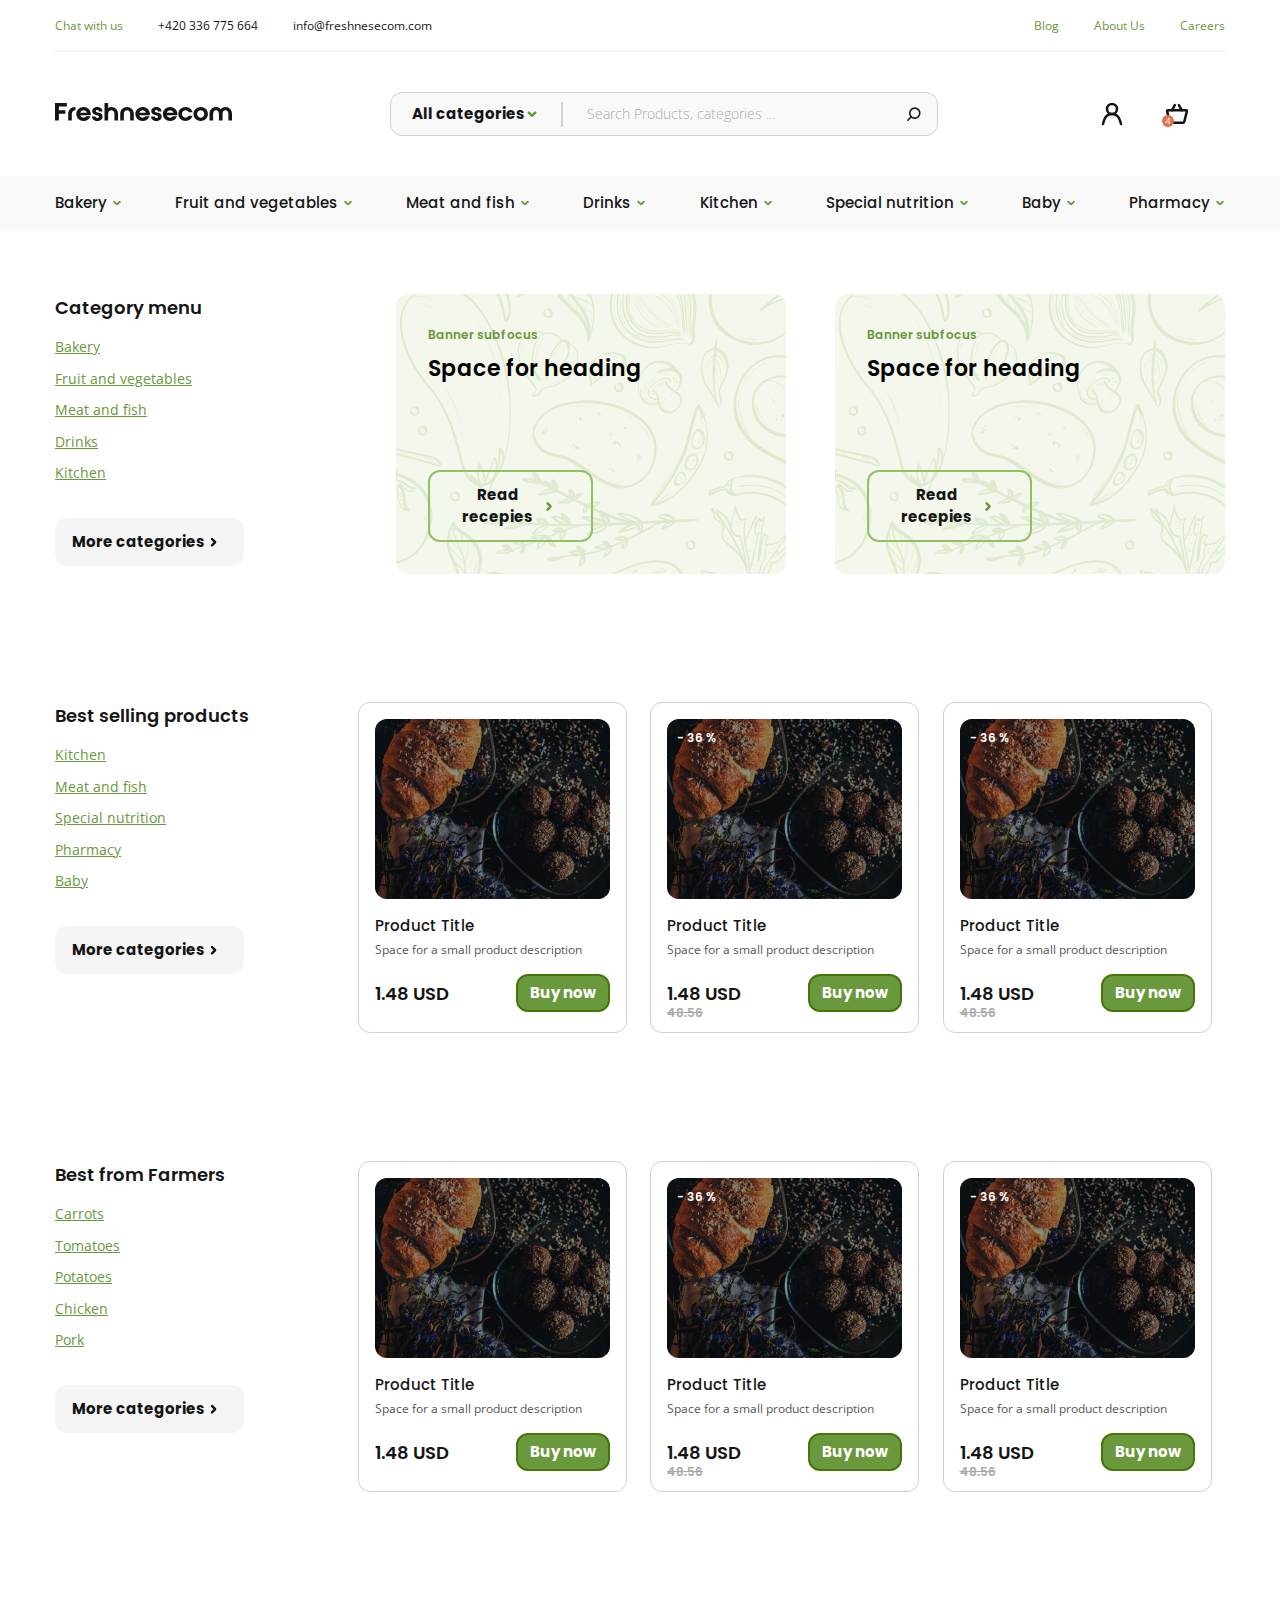
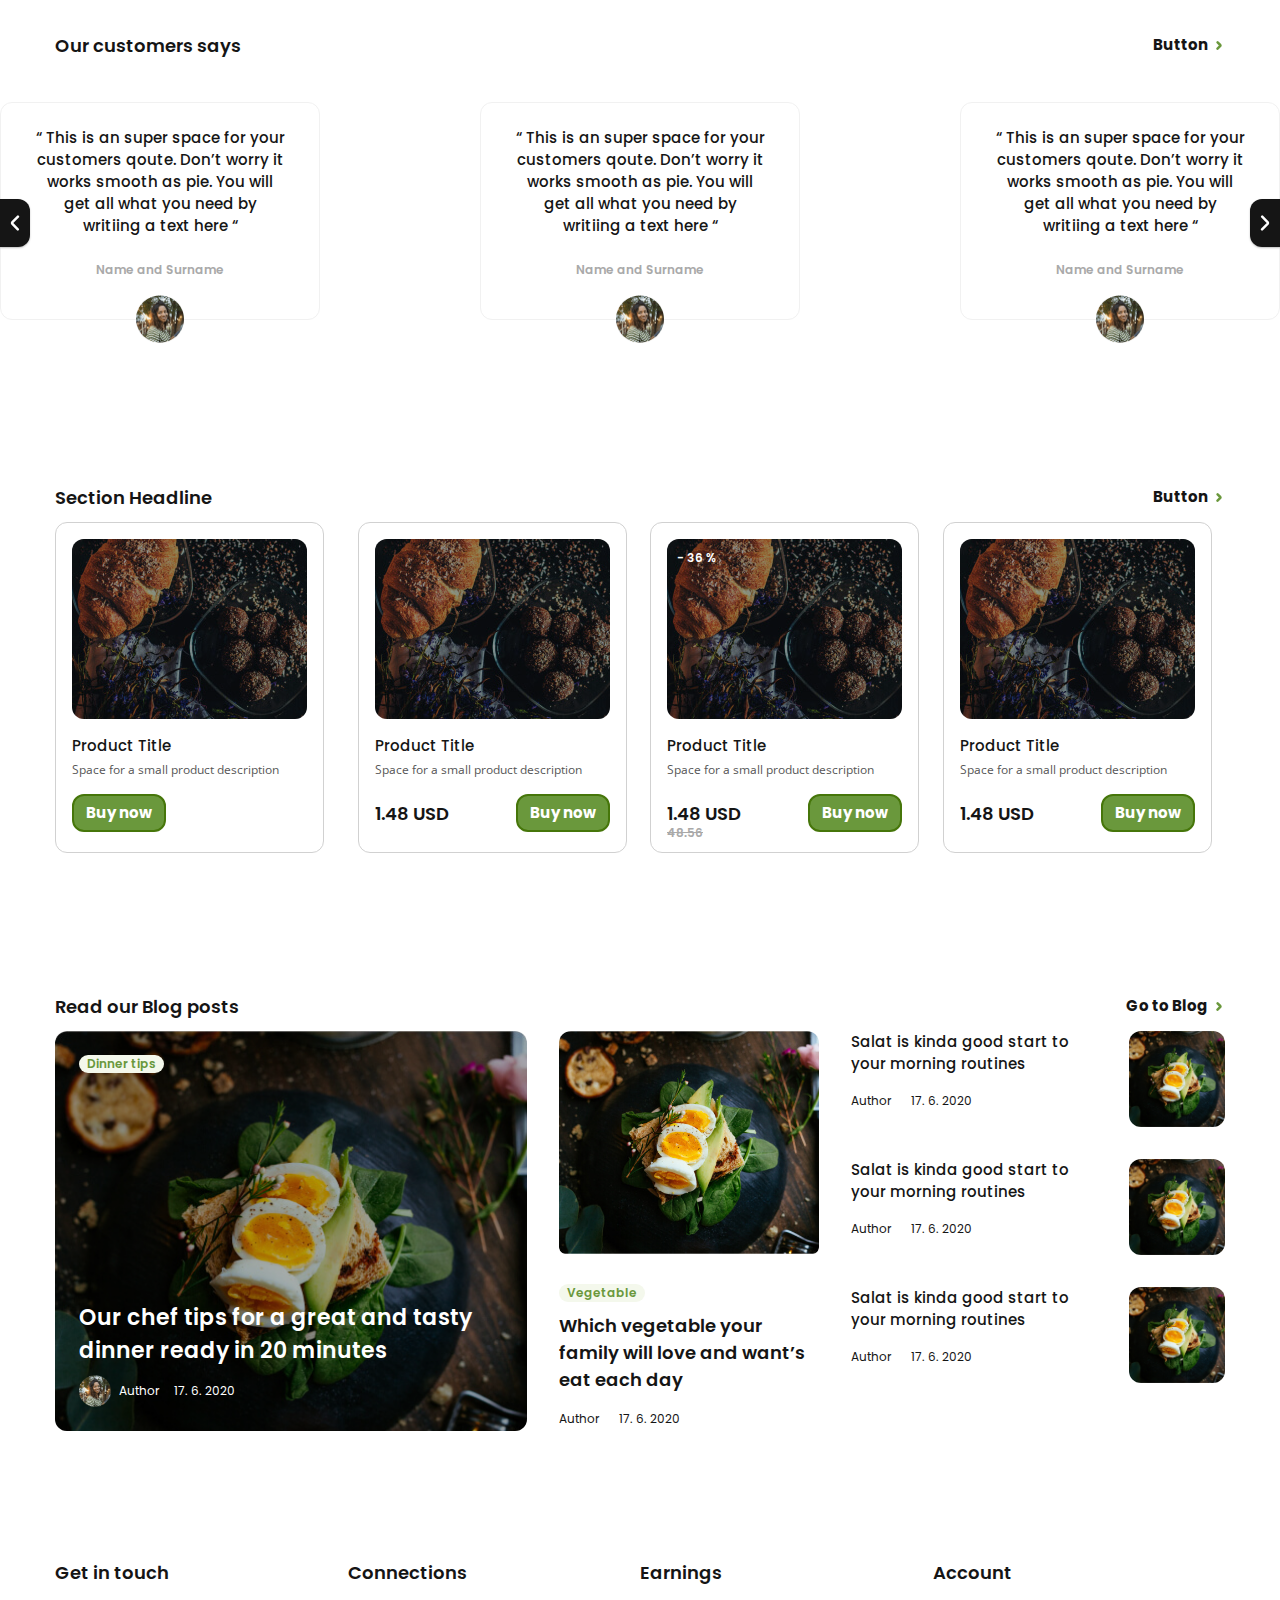
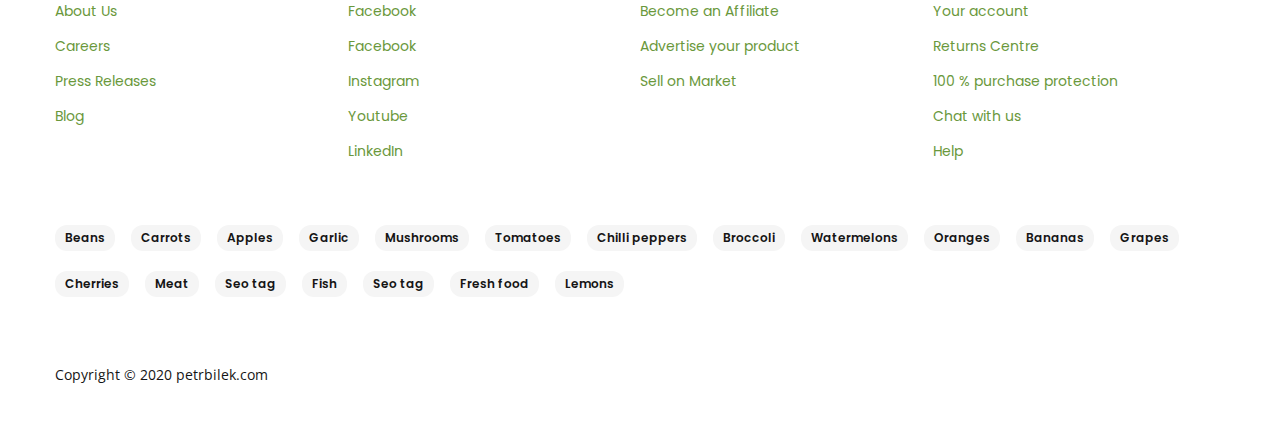
<file: index.html>
<!DOCTYPE html>
<html lang="en">
<head>
  <meta charset="UTF-8">
  <meta http-equiv="X-UA-Compatible" content="IE=edge">
  <meta name="viewport" content="width=device-width, initial-scale=1.0">
  <title>Lesson</title>
  <link href='https://unpkg.com/boxicons@2.0.9/css/boxicons.min.css' rel='stylesheet'>
  <link rel="stylesheet" href="css/flexboxgrid.min.css">
  <link rel="stylesheet" href="css/main.min.css">
</head>
<body>
  <section class="hero">
    <div class="hero__header-top header-top">
      <div class="header-top__container container">
        <div class="header-top__row row between-xs middle-xs">
          <ul class="header-top__list">
            <li class="header-top__item">
              <a class="header-top__link" href="#">Chat with us</a>
            </li>
            <li class="header-top__item">
              <a class="header-top__link header-top__link--tel" href="tel:+420336775664">+420 336 775 664</a>
            </li>
            <li class="header-top__item">
              <a class="header-top__link header-top__link--email" href="mailto:info@freshnesecom.com">info@freshnesecom.com</a>
            </li>
          </ul>
          <ul class="header-top__list">
            <li class="header-top__item">
              <a class="header-top__link" href="blogv1.html">Blog</a>
            </li>
            <li class="header-top__item">
              <a class="header-top__link" href="#">About Us</a>
            </li>
            <li class="header-top__item">
              <a class="header-top__link" href="#">Careers</a>
            </li>
          </ul>
        </div>
      </div>
    </div>
    <header class="hero__header header">
      <div class="header__container container">
        <div class="header__row row between-xs middle-xs">
          <a class="header__logo-link" href="index.html">
            <img class="header__logo" src="img/logo.svg" alt="logo-img" width="177" height="18">
          </a>
          <form class="header__form form" action="https://echo.htmlacademy.ru/" method="post">
            <select class="form__select" name="categories" value="All categories">
              <option class="form__option" selected disabled hidden>All categories</option>
              <option class="form__option">Bakery</option>
              <option class="form__option">Fruit and vegetables</option>
              <option class="form__option">Meat and fish</option>
              <option class="form__option">Drinks</option>
              <option class="form__option">Kitchen</option>
            </select>
            <label class="form__label" for="search">
              <input class="form__input" type="search" name="searched-food" id="search" placeholder="Search Products, categories ...">
            </label>
            <button class="form__btn">
              <img src="img/search.svg" alt="search-icon" width="15" height="15">
            </button>
          </form>
          <div class="row middle-xs">
            <button class="header__btn">
              <img src="img/user.svg" alt="user-icon">
            </button>
            <button class="header__btn">
              <img src="img/bag.svg" alt="bag-icon">
              <span class="header__count">4</span>
            </button>
            <button class="header__menu">
              <div class="line-box">
                <span class="line line1"></span>
                <span class="line line2"></span>
                <span class="line line3"></span>
              </div>
            </button>
          </div>
        </div>
      </div>
    </header>
    <nav class="hero__nav nav">
      <div class="nav__container container">
        <ul class="nav__list row between-xs middle-xs">
          <li class="nav__item">
            <a class="nav__link" href="#">Bakery</a>
            <ul class="nav__drop-down drop-down">
              <li class="drop-down__item"><a class="drop-down__link" href="#">Bakery</a></li>
              <li class="drop-down__item"><a class="drop-down__link" href="#">Bakery</a></li>
              <li class="drop-down__item"><a class="drop-down__link" href="#">Bakery</a></li>
              <li class="drop-down__item"><a class="drop-down__link" href="#">Bakery</a></li>
              <li class="drop-down__item"><a class="drop-down__link" href="#">Bakery</a></li>
            </ul>
          </li>
          <li class="nav__item">
            <a class="nav__link" href="#">Fruit and vegetables</a>
            <ul class="nav__drop-down drop-down">
              <li class="drop-down__item"><a class="drop-down__link" href="#">Bakery</a></li>
              <li class="drop-down__item"><a class="drop-down__link" href="#">Bakery</a></li>
              <li class="drop-down__item"><a class="drop-down__link" href="#">Bakery</a></li>
              <li class="drop-down__item"><a class="drop-down__link" href="#">Bakery</a></li>
              <li class="drop-down__item"><a class="drop-down__link" href="#">Bakery</a></li>
            </ul>
          </li>
          <li class="nav__item">
            <a class="nav__link" href="#">Meat and fish</a>
            <ul class="nav__drop-down drop-down">
              <li class="drop-down__item"><a class="drop-down__link" href="#">Bakery</a></li>
              <li class="drop-down__item"><a class="drop-down__link" href="#">Bakery</a></li>
              <li class="drop-down__item"><a class="drop-down__link" href="#">Bakery</a></li>
              <li class="drop-down__item"><a class="drop-down__link" href="#">Bakery</a></li>
              <li class="drop-down__item"><a class="drop-down__link" href="#">Bakery</a></li>
            </ul>
          </li>
          <li class="nav__item">
            <a class="nav__link" href="#">Drinks</a>
            <ul class="nav__drop-down drop-down">
              <li class="drop-down__item"><a class="drop-down__link" href="#">Bakery</a></li>
              <li class="drop-down__item"><a class="drop-down__link" href="#">Bakery</a></li>
              <li class="drop-down__item"><a class="drop-down__link" href="#">Bakery</a></li>
              <li class="drop-down__item"><a class="drop-down__link" href="#">Bakery</a></li>
              <li class="drop-down__item"><a class="drop-down__link" href="#">Bakery</a></li>
            </ul>
          </li>
          <li class="nav__item">
            <a class="nav__link" href="#">Kitchen</a>
            <ul class="nav__drop-down drop-down">
              <li class="drop-down__item"><a class="drop-down__link" href="#">Bakery</a></li>
              <li class="drop-down__item"><a class="drop-down__link" href="#">Bakery</a></li>
              <li class="drop-down__item"><a class="drop-down__link" href="#">Bakery</a></li>
              <li class="drop-down__item"><a class="drop-down__link" href="#">Bakery</a></li>
              <li class="drop-down__item"><a class="drop-down__link" href="#">Bakery</a></li>
            </ul>
          </li>
          <li class="nav__item">
            <a class="nav__link" href="#">Special nutrition</a>
            <ul class="nav__drop-down drop-down">
              <li class="drop-down__item"><a class="drop-down__link" href="#">Bakery</a></li>
              <li class="drop-down__item"><a class="drop-down__link" href="#">Bakery</a></li>
              <li class="drop-down__item"><a class="drop-down__link" href="#">Bakery</a></li>
              <li class="drop-down__item"><a class="drop-down__link" href="#">Bakery</a></li>
              <li class="drop-down__item"><a class="drop-down__link" href="#">Bakery</a></li>
            </ul>
          </li>
          <li class="nav__item">
            <a class="nav__link" href="#">Baby</a>
            <ul class="nav__drop-down drop-down">
              <li class="drop-down__item"><a class="drop-down__link" href="#">Bakery</a></li>
              <li class="drop-down__item"><a class="drop-down__link" href="#">Bakery</a></li>
              <li class="drop-down__item"><a class="drop-down__link" href="#">Bakery</a></li>
              <li class="drop-down__item"><a class="drop-down__link" href="#">Bakery</a></li>
              <li class="drop-down__item"><a class="drop-down__link" href="#">Bakery</a></li>
            </ul>
          </li>
          <li class="nav__item">
            <a class="nav__link" href="#">Pharmacy</a>
            <ul class="nav__drop-down drop-down">
              <li class="drop-down__item"><a class="drop-down__link" href="#">Bakery</a></li>
              <li class="drop-down__item"><a class="drop-down__link" href="#">Bakery</a></li>
              <li class="drop-down__item"><a class="drop-down__link" href="#">Bakery</a></li>
              <li class="drop-down__item"><a class="drop-down__link" href="#">Bakery</a></li>
              <li class="drop-down__item"><a class="drop-down__link" href="#">Bakery</a></li>
            </ul>
          </li>
        </ul>
      </div>
    </nav>
    <div class="category">
      <div class="category__container container">
        <div class="category___row row between-xs">
          <div class="category__col col-md-3 col-sm-6 col-xs-12">
            <ul class="category__list catergory-menu">
              <li class="catergory-menu__item">
                <h2 class="catergory-menu__title">Category menu</h2>
              </li>
              <li class="catergory-menu__item">
                <a class="catergory-menu__link" href="#">Bakery</a>
              </li>
              <li class="catergory-menu__item">
                <a class="catergory-menu__link" href="category.html">Fruit and vegetables</a>
              </li>
              <li class="catergory-menu__item">
                <a class="catergory-menu__link" href="#">Meat and fish</a>
              </li>
              <li class="catergory-menu__item">
                <a class="catergory-menu__link" href="#">Drinks</a>
              </li>
              <li class="catergory-menu__item">
                <a class="catergory-menu__link" href="#">Kitchen</a>
              </li>
              <li class="catergory-menu__item">
                <a class="catergory-menu__btn btn" href="#">More categories</a>
              </li>
            </ul>
          </div>
          <div class="col-md-4  col-sm-5 col-xs-12 category__banner banner">
            <div>
              <p class="banner__desc">Banner subfocus</p>
              <h3 class="banner__title">Space for heading</h3>
            </div>
            <a class="banner__btn btn" href="#">Read recepies</a>
          </div>
          <div class="col-md-4  col-sm-5 col-xs-12 category__banner banner">
            <div>
              <p class="banner__desc">Banner subfocus</p>
            <h3 class="banner__title">Space for heading</h3>
            </div>
            <a class="banner__btn btn" href="#">Read recepies</a>
          </div>
        </div>
      </div>
    </div>
  </section>
  <main>
    <section class="product">
      <div class="product__container container">
        <div class="product__row row between-xs">
          <div class="product__col col-md-3 col-sm-6 col-xs-12">
            <ul class="category__list catergory-menu">
              <li class="catergory-menu__item">
                <h2 class="catergory-menu__title">Best selling products</h2>
              </li>
              <li class="catergory-menu__item">
                <a class="catergory-menu__link" href="#">Kitchen</a>
              </li>
              <li class="catergory-menu__item">
                <a class="catergory-menu__link" href="#">Meat and fish</a>
              </li>
              <li class="catergory-menu__item">
                <a class="catergory-menu__link" href="#">Special nutrition</a>
              </li>
              <li class="catergory-menu__item">
                <a class="catergory-menu__link" href="#">Pharmacy</a>
              </li>
              <li class="catergory-menu__item">
                <a class="catergory-menu__link" href="#">Baby</a>
              </li>
              <li class="catergory-menu__item">
                <a class="catergory-menu__btn btn" href="#">More categories</a>
              </li>
            </ul>
          </div>
          <div class="product__col col-md-3 col-sm-6 col-xs-12">
              <div class="product__price price">
                  <div class="price__img-box">
                    <img class="price__img" src="img/food.jpg" alt="food-img">
                  </div>
                  <h2 class="price__title">Product Title</h2>
                  <p class="price__desc">Space for a small product description</p>
                  <div class="price__row row middle-xs between-xs">
                    <span class="price__usd">1.48 USD</span>
                    <a class="price__btn btn" href="detail-blog.html">Buy now</a>
                  </div>
              </div>
          </div>
          <div class="product__col col-md-3 col-sm-6 col-xs-12">
              <div class="product__price price">
                  <div class="price__img-box">
                    <span class="price__sale">- 36 %</span>
                    <img class="price__img" src="img/food.jpg" alt="food-img">
                  </div>
                  <h2 class="price__title">Product Title</h2>
                  <p class="price__desc">Space for a small product description</p>
                  <div class="price__row row middle-xs between-xs">
                    <span class="price__usd">1.48 USD</span>
                    <span class="price__discover">48.56</span>
                    <a class="price__btn btn" href="detail-blog.html">Buy now</a>
                  </div>  
              </div>
          </div>
          <div class="product__col col-md-3 col-sm-6 col-xs-12">
            <div class="product__price price">
                <div class="price__img-box">
                  <span class="price__sale">- 36 %</span>
                  <img class="price__img" src="img/food.jpg" alt="food-img">
                </div>
                <h2 class="price__title">Product Title</h2>
                <p class="price__desc">Space for a small product description</p>
                <div class="price__row row middle-xs between-xs">
                  <span class="price__usd">1.48 USD</span>
                  <span class="price__discover">48.56</span>
                  <a class="price__btn btn" href="detail-blog.html">Buy now</a>
                </div>  
            </div>
          </div>
        </div>
      </div>
    </section>
    <section class="product">
      <div class="product__container container">
        <div class="product__row row between-xs">
          <div class="product__col col-md-3 col-sm-6 col-xs-12">
            <ul class="category__list catergory-menu">
              <li class="catergory-menu__item">
                <h2 class="catergory-menu__title">Best from Farmers</h2>
              </li>
              <li class="catergory-menu__item">
                <a class="catergory-menu__link" href="#">Carrots</a>
              </li>
              <li class="catergory-menu__item">
                <a class="catergory-menu__link" href="#">Tomatoes</a>
              </li>
              <li class="catergory-menu__item">
                <a class="catergory-menu__link" href="#">Potatoes</a>
              </li>
              <li class="catergory-menu__item">
                <a class="catergory-menu__link" href="#">Chicken</a>
              </li>
              <li class="catergory-menu__item">
                <a class="catergory-menu__link" href="#">Pork</a>
              </li>
              <li class="catergory-menu__item">
                <a class="catergory-menu__btn btn" href="#">More categories</a>
              </li>
            </ul>
          </div>
          <div class="product__col col-md-3 col-sm-6 col-xs-12">
              <div class="product__price price">
                  <div class="price__img-box">
                    <img class="price__img" src="img/food.jpg" alt="food-img">
                  </div>
                  <h2 class="price__title">Product Title</h2>
                  <p class="price__desc">Space for a small product description</p>
                  <div class="price__row row middle-xs between-xs">
                    <span class="price__usd">1.48 USD</span>
                    <a class="price__btn btn" href="detail-blog.html">Buy now</a>
                  </div>
              </div>
          </div>
          <div class="product__col col-md-3 col-sm-6 col-xs-12">
              <div class="product__price price">
                  <div class="price__img-box">
                    <span class="price__sale">- 36 %</span>
                    <img class="price__img" src="img/food.jpg" alt="food-img">
                  </div>
                  <h2 class="price__title">Product Title</h2>
                  <p class="price__desc">Space for a small product description</p>
                  <div class="price__row row middle-xs between-xs">
                    <span class="price__usd">1.48 USD</span>
                    <span class="price__discover">48.56</span>
                    <a class="price__btn btn" href="detail-blog.html">Buy now</a>
                  </div>  
              </div>
          </div>
          <div class="product__col col-md-3 col-sm-6 col-xs-12">
            <div class="product__price price">
                <div class="price__img-box">
                  <span class="price__sale">- 36 %</span>
                  <img class="price__img" src="img/food.jpg" alt="food-img">
                </div>
                <h2 class="price__title">Product Title</h2>
                <p class="price__desc">Space for a small product description</p>
                <div class="price__row row middle-xs between-xs">
                  <span class="price__usd">1.48 USD</span>
                  <span class="price__discover">48.56</span>
                  <a class="price__btn btn" href="detail-blog.html">Buy now</a>
                </div>  
            </div>
          </div>
        </div>
      </div>
    </section>
    <section class="customers">
      <div class="customers__container container">
        <div class="row middle-xs between-xs">
          <h2 class="customers__title">Our customers says</h2>
          <button class="customers__btn btn">Button</button>
        </div>
      </div>
      <div class="customers__slider slider" id="customers__slider">
        <ul class="slider__list row between-xs">
          <li class="slider__item col-md-3 col-sm-5 col-xs-12">
            <p class="slider__desc">“ This is an super space for your customers qoute. Don’t worry it works smooth as pie. You will get all what you need by writiing a text here “</p>
            <h3 class="slider__name">Name and Surname</h3>
          </li>
          <li class="slider__item col-md-3 col-sm-5 col-xs-12">
            <p class="slider__desc">“ This is an super space for your customers qoute. Don’t worry it works smooth as pie. You will get all what you need by writiing a text here “</p>
            <h3 class="slider__name">Name and Surname</h3>
          </li>
          <li class="slider__item col-md-3 col-sm-5 col-xs-12">
            <p class="slider__desc">“ This is an super space for your customers qoute. Don’t worry it works smooth as pie. You will get all what you need by writiing a text here “</p>
            <h3 class="slider__name">Name and Surname</h3>
          </li>
        </ul>
        <div class="slider__buttons">
          <button class="slider__button" id="slider__button--left"><img src="img/btn-left-arrow.svg" alt="btn-arrow"></button>
          <button class="slider__button" id="slider__button--right"><img src="img/btn-right-arrow.svg" alt="btn-arrow"></button>
        </div>
      </div>
    </section>
    <section class="headline">
      <div class="container">
        <div class="row middle-xs between-xs">
          <h2 class="customers__title">Section Headline</h2>
          <button class="customers__btn btn">Button</button>
        </div>
      <div class="row between-xs">
        <div class="product__col col-md-3 col-sm-6 col-xs-12">
          <div class="product__price price">
              <div class="price__img-box">
                <img class="price__img" src="img/food.jpg" alt="food-img">
              </div>
              <h2 class="price__title">Product Title</h2>
              <p class="price__desc">Space for a small product description</p>
              <div class="price__row row middle-xs between-xs">
                <a class="price__btn btn" href="detail-blog.html">Buy now</a>
              </div>
          </div>
        </div>
        <div class="product__col col-md-3 col-sm-6 col-xs-12">
          <div class="product__price price">
              <div class="price__img-box">
                <img class="price__img" src="img/food.jpg" alt="food-img">
              </div>
              <h2 class="price__title">Product Title</h2>
              <p class="price__desc">Space for a small product description</p>
              <div class="price__row row middle-xs between-xs">
                <span class="price__usd">1.48 USD</span>
                <a class="price__btn btn" href="detail-blog.html">Buy now</a>
              </div>  
          </div>
        </div>
        <div class="product__col col-md-3 col-sm-6 col-xs-12">
        <div class="product__price price">
            <div class="price__img-box">
              <span class="price__sale">- 36 %</span>
              <img class="price__img" src="img/food.jpg" alt="food-img">
            </div>
            <h2 class="price__title">Product Title</h2>
            <p class="price__desc">Space for a small product description</p>
            <div class="price__row row middle-xs between-xs">
              <span class="price__usd">1.48 USD</span>
              <span class="price__discover">48.56</span>
              <a class="price__btn btn" href="detail-blog.html">Buy now</a>
            </div>  
        </div>
        </div>
        <div class="product__col col-md-3 col-sm-6 col-xs-12">
        <div class="product__price price">
            <div class="price__img-box">
              <img class="price__img" src="img/food.jpg" alt="food-img">
            </div>
            <h2 class="price__title">Product Title</h2>
            <p class="price__desc">Space for a small product description</p>
            <div class="price__row row middle-xs between-xs">
              <span class="price__usd">1.48 USD</span>
              <a class="price__btn btn" href="detail-blog.html">Buy now</a>
            </div>
        </div>
        </div>
      </div>
      </div>
    </section>
    <section class="blog">
      <div class="blog__container container">
        <div class="row middle-xs between-xs">
          <h2 class="customers__title">Read our Blog posts</h2>
          <button class="customers__btn btn">Go to Blog</button>
        </div>
        <div class="blog__row row between-xs">
          <div class="blog__col col-md-5 col-sm-6 col-xs-12">
            <div class="blog__dinner dinner">
              <div>
                <span class="dinner__tips">Dinner tips</span>
                <h2 class="dinner__title">Our chef tips for a great and tasty dinner ready in 20 minutes</h2>
              </div>
              <div class="row middle-xs">
                <img class="dinner__img" src="img/girl.png" alt="boy-img" width="32" height="32">
                <span class="dinner__author">Author</span>
                <time class="dinner__time" datetime="17-6-2020">17. 6. 2020</time>
              </div>
            </div>
          </div>
          <div class="blog__col  col-md-3 col-sm-6 col-xs-12">
            <div class="blog__vegatable vegatable">
              <div class="vegatable__img-box">
                <img src="img/dinner-bg.jpg" alt="vegatable-img">
              </div>
              <span class="vegatable__tips">Vegetable</span>
              <h2 class="vegatable__title">Which vegetable your family will love and want’s eat each day</h2>
              <span class="vegatable__author">Author</span>
              <time class="vegatable__time" datetime="17-6-2020">17. 6. 2020</time>
            </div>
          </div>
          <div class="blog__col col-md-4 col-sm-6 col-xs-12">
            <div class="blog__salats salats">
              <div class="salats__row row between-xs">
                <div>
                  <h2 class="salats__title">Salat is kinda good start to your morning routines</h2>
                  <span class="vegatable__author">Author</span>
                  <time class="vegatable__time" datetime="17-6-2020">17. 6. 2020</time>
                </div>
                <div class="salats__img-box">
                  <img class="salats__img" src="img/dinner-bg.jpg" alt="salats-img">
                </div>
              </div>
              <div class="salats__row row between-xs">
                <div>
                  <h2 class="salats__title">Salat is kinda good start to your morning routines</h2>
                  <span class="vegatable__author">Author</span>
                  <time class="vegatable__time" datetime="17-6-2020">17. 6. 2020</time>
                </div>
                <div class="salats__img-box">
                  <img class="salats__img" src="img/dinner-bg.jpg" alt="salats-img">
                </div>
              </div>
              <div class="salats__row row between-xs">
                <div>
                  <h2 class="salats__title">Salat is kinda good start to your morning routines</h2>
                  <span class="vegatable__author">Author</span>
                  <time class="vegatable__time" datetime="17-6-2020">17. 6. 2020</time>
                </div>
                <div class="salats__img-box">
                  <img class="salats__img" src="img/dinner-bg.jpg" alt="salats-img">
                </div>
              </div>
            </div>
          </div>
        </div>
      </div>
    </section>
  </main>
  <footer class="footer">
    <div class="footer__container container">
      <ul class="footer__list row between-xs">
        <li class="footer__item footer-about col-md-3 col-sm-6 col-xs-12">
          <h2 class="footer-about__title">Get in touch</h2>
          <ul class="footer-about__list">
            <li class="footer-about__item"><a class="footer-about__link" href="#">About Us</a></li>
            <li class="footer-about__item"><a class="footer-about__link" href="#">Careers</a></li>
            <li class="footer-about__item"><a class="footer-about__link" href="#">Press Releases</a></li>
            <li class="footer-about__item"><a class="footer-about__link" href="#">Blog</a></li>
          </ul>
        </li>
        <li class="footer__item footer-about col-md-3 col-sm-6 col-xs-12">
          <h2 class="footer-about__title">Connections</h2>
          <ul class="footer-about__list">
            <li class="footer-about__item"><a class="footer-about__link" href="#" target="_blank">Facebook</a></li>
            <li class="footer-about__item"><a class="footer-about__link" href="#" target="_blank">Facebook</a></li>
            <li class="footer-about__item"><a class="footer-about__link" href="#" target="_blank">Instagram</a></li>
            <li class="footer-about__item"><a class="footer-about__link" href="#" target="_blank">Youtube</a></li>
            <li class="footer-about__item"><a class="footer-about__link" href="#" target="_blank">LinkedIn</a></li>
          </ul>
        </li>
        <li class="footer__item footer-about col-md-3 col-sm-6 col-xs-12">
          <h2 class="footer-about__title">Earnings</h2>
          <ul class="footer-about__list">
            <li class="footer-about__item"><a class="footer-about__link" href="#">Become an Affiliate</a></li>
            <li class="footer-about__item"><a class="footer-about__link" href="#">Advertise your product</a></li>
            <li class="footer-about__item"><a class="footer-about__link" href="#">Sell on Market</a></li>
          </ul>
        </li>
        <li class="footer__item footer-about col-md-3 col-sm-6 col-xs-12">
          <h2 class="footer-about__title">Account</h2>
          <ul class="footer-about__list">
            <li class="footer-about__item"><a class="footer-about__link" href="#">Your account</a></li>
            <li class="footer-about__item"><a class="footer-about__link" href="#">Returns Centre</a></li>
            <li class="footer-about__item"><a class="footer-about__link" href="#">100 % purchase protection</a></li>
            <li class="footer-about__item"><a class="footer-about__link" href="#" target="_blank">Chat with us</a></li>
            <li class="footer-about__item"><a class="footer-about__link" href="#">Help</a></li>
          </ul>
        </li>
      </ul>
      <ul class="row middle-xs footer__product-tags product-tags">
          <li class="product-tags__item">
            <a class="product-tags__link" href="#" target="_blank">Beans</a>
          </li>
          <li class="product-tags__item">
            <a class="product-tags__link" href="#" target="_blank">Carrots</a>
          </li>
          <li class="product-tags__item">
            <a class="product-tags__link" href="#" target="_blank">Apples</a>
          </li>
          <li class="product-tags__item">
            <a class="product-tags__link" href="#" target="_blank">Garlic</a>
          </li>
          <li class="product-tags__item">
            <a class="product-tags__link" href="#" target="_blank">Mushrooms</a>
          </li>
          <li class="product-tags__item">
            <a class="product-tags__link" href="#" target="_blank">Tomatoes</a>
          </li>
          <li class="product-tags__item">
            <a class="product-tags__link" href="#" target="_blank">Chilli peppers</a>
          </li>
          <li class="product-tags__item">
            <a class="product-tags__link" href="#" target="_blank">Broccoli</a>
          </li>
          <li class="product-tags__item">
            <a class="product-tags__link" href="#" target="_blank">Watermelons</a>
          </li>
          <li class="product-tags__item">
            <a class="product-tags__link" href="#" target="_blank">Oranges</a>
          </li>
          <li class="product-tags__item">
            <a class="product-tags__link" href="#" target="_blank">Bananas</a>
          </li>
          <li class="product-tags__item">
            <a class="product-tags__link" href="#" target="_blank">Grapes</a>
          </li>
          <li class="product-tags__item">
            <a class="product-tags__link" href="#" target="_blank">Cherries</a>
          </li>
          <li class="product-tags__item">
            <a class="product-tags__link" href="#" target="_blank">Meat</a>
          </li>
          <li class="product-tags__item">
            <a class="product-tags__link" href="#" target="_blank">Seo tag</a>
          </li>
          <li class="product-tags__item">
            <a class="product-tags__link" href="#" target="_blank">Fish</a>
          </li>
          <li class="product-tags__item">
            <a class="product-tags__link" href="#" target="_blank">Seo tag</a>
          </li>
          <li class="product-tags__item">
            <a class="product-tags__link" href="#" target="_blank">Fresh food</a>
          </li>
          <li class="product-tags__item">
            <a class="product-tags__link" href="#" target="_blank">Lemons</a>
          </li>
      </ul>
      <p class="footer__desc">Copyright © 2020 petrbilek.com</p>
    </div>
  </footer>
  <script src="js/main.js"></script>
</body>
</html>
</file>
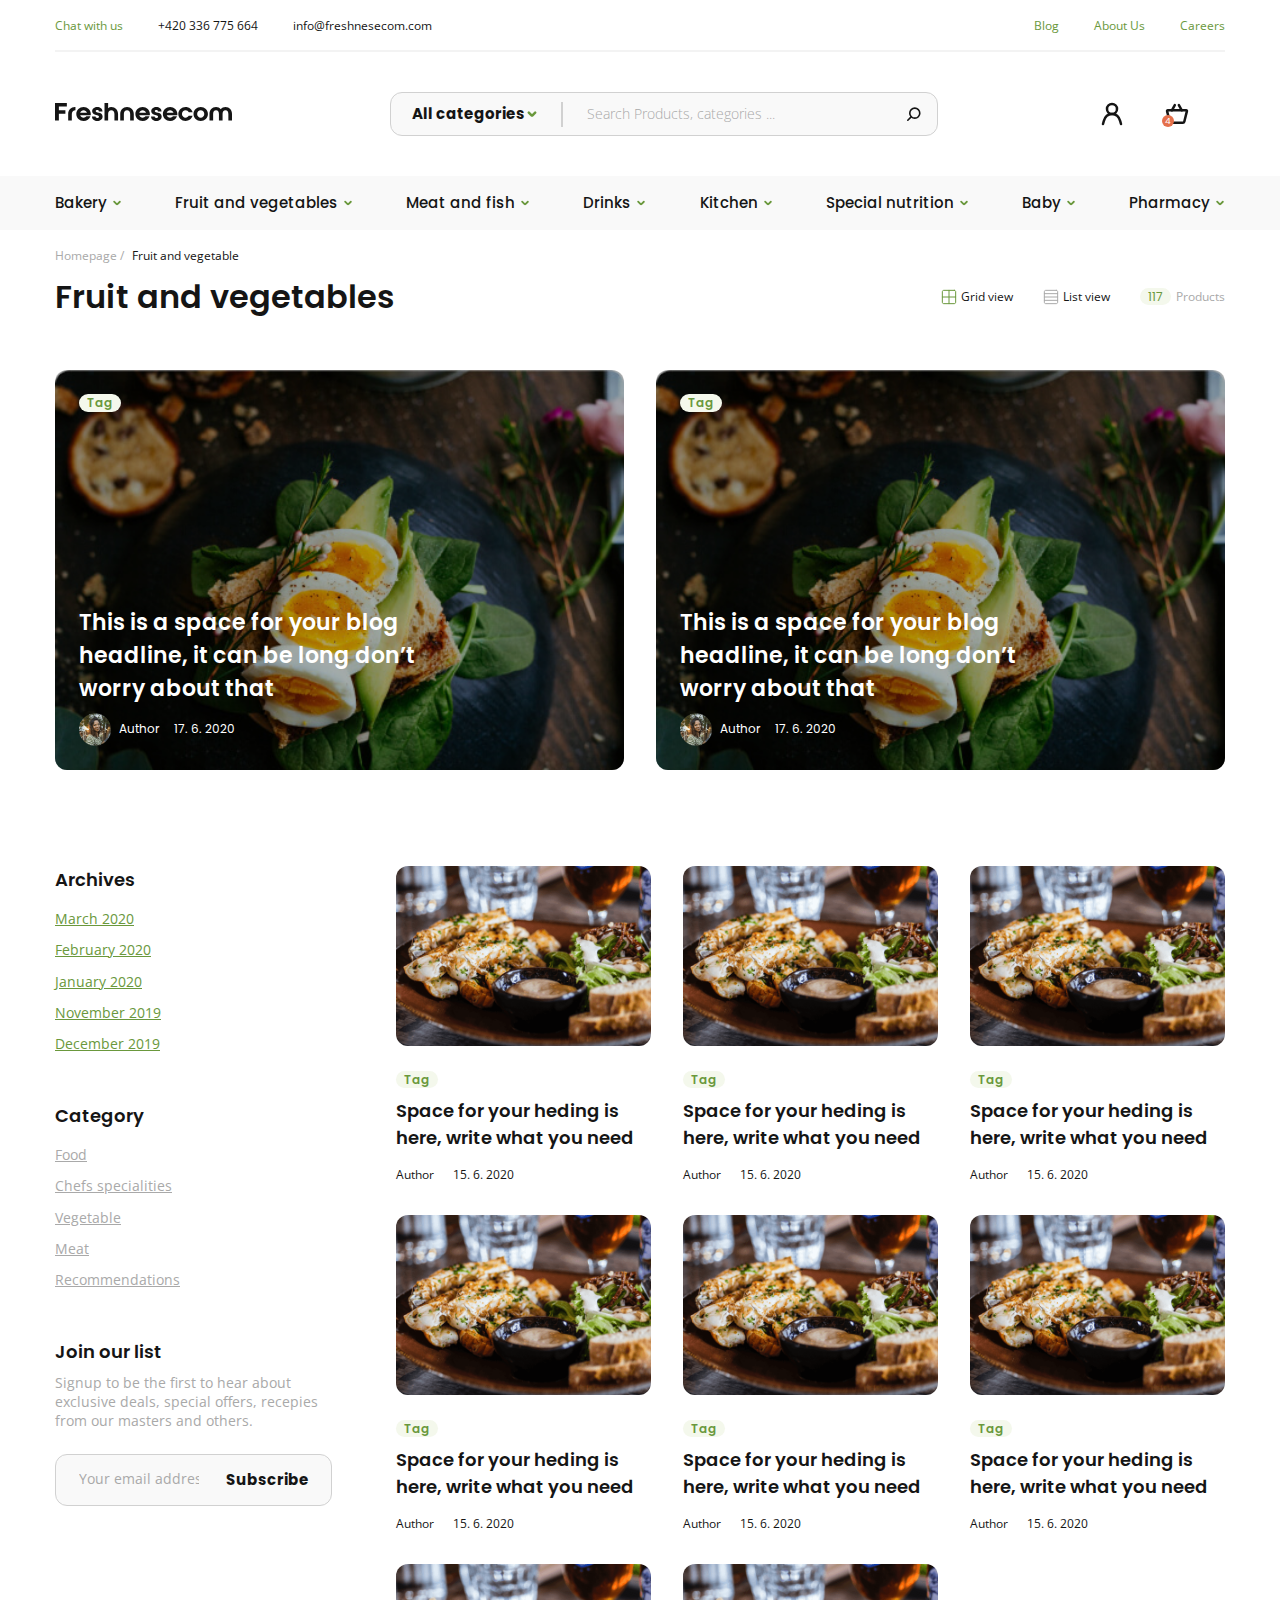
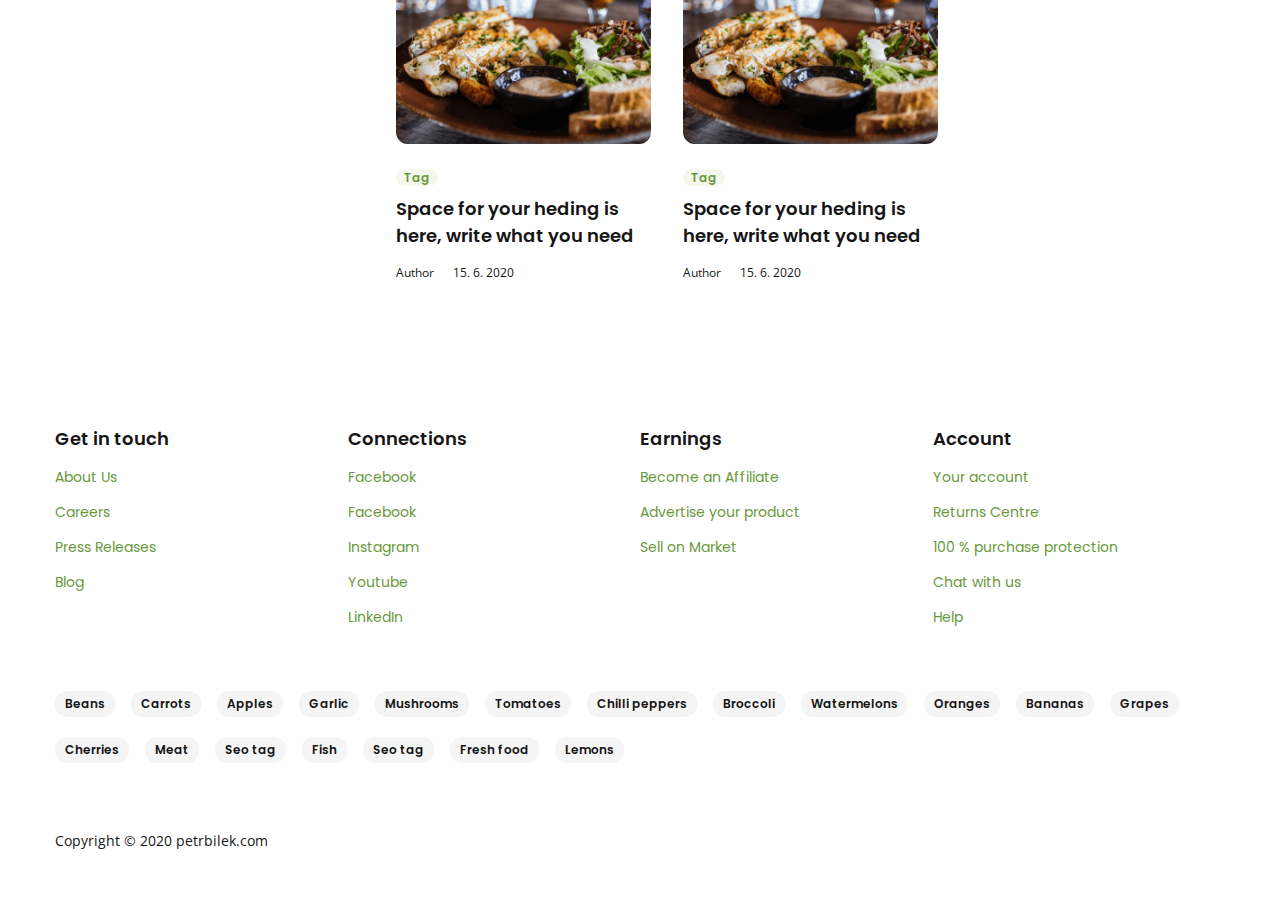
<file: blogv1.html>
<!DOCTYPE html>
<html lang="en">
<head>
  <meta charset="UTF-8">
  <meta http-equiv="X-UA-Compatible" content="IE=edge">
  <meta name="viewport" content="width=device-width, initial-scale=1.0">
  <title>Lesson</title>
  <link href='https://unpkg.com/boxicons@2.0.9/css/boxicons.min.css' rel='stylesheet'>
  <link rel="stylesheet" href="css/flexboxgrid.min.css">
  <link rel="stylesheet" href="css/main.min.css">
</head>
<body>
  <section class="hero">
    <div class="hero__header-top header-top">
      <div class="header-top__container container">
        <div class="header-top__row row between-xs middle-xs">
          <ul class="header-top__list">
            <li class="header-top__item">
              <a class="header-top__link" href="#">Chat with us</a>
            </li>
            <li class="header-top__item">
              <a class="header-top__link header-top__link--tel" href="tel:+420336775664">+420 336 775 664</a>
            </li>
            <li class="header-top__item">
              <a class="header-top__link header-top__link--email" href="mailto:info@freshnesecom.com">info@freshnesecom.com</a>
            </li>
          </ul>
          <ul class="header-top__list">
            <li class="header-top__item">
              <a class="header-top__link" href="blogv1.html">Blog</a>
            </li>
            <li class="header-top__item">
              <a class="header-top__link" href="#">About Us</a>
            </li>
            <li class="header-top__item">
              <a class="header-top__link" href="#">Careers</a>
            </li>
          </ul>
        </div>
      </div>
    </div>
    <header class="hero__header header">
      <div class="header__container container">
        <div class="header__row row between-xs middle-xs">
          <a class="header__logo-link" href="index.html">
            <img class="header__logo" src="img/logo.svg" alt="logo-img" width="177" height="18">
          </a>
          <form class="header__form form" action="https://echo.htmlacademy.ru/" method="post">
            <select class="form__select" name="categories" value="All categories">
              <option class="form__option" selected disabled hidden>All categories</option>
              <option class="form__option">Bakery</option>
              <option class="form__option">Fruit and vegetables</option>
              <option class="form__option">Meat and fish</option>
              <option class="form__option">Drinks</option>
              <option class="form__option">Kitchen</option>
            </select>
            <label class="form__label" for="search">
              <input class="form__input" type="search" name="searched-food" id="search" placeholder="Search Products, categories ...">
            </label>
            <button class="form__btn">
              <img src="img/search.svg" alt="search-icon" width="15" height="15">
            </button>
          </form>
          <div class="row middle-xs">
            <button class="header__btn">
              <img src="img/user.svg" alt="user-icon">
            </button>
            <button class="header__btn">
              <img src="img/bag.svg" alt="bag-icon">
              <span class="header__count">4</span>
            </button>
            <button class="header__menu">
              <div class="line-box">
                <span class="line line1"></span>
                <span class="line line2"></span>
                <span class="line line3"></span>
              </div>
            </button>
          </div>
        </div>
      </div>
    </header>
    <nav class="hero__nav nav">
      <div class="nav__container container">
        <ul class="nav__list row between-xs middle-xs">
          <li class="nav__item">
            <a class="nav__link" href="#">Bakery</a>
            <ul class="nav__drop-down drop-down">
              <li class="drop-down__item"><a class="drop-down__link" href="#">Bakery</a></li>
              <li class="drop-down__item"><a class="drop-down__link" href="#">Bakery</a></li>
              <li class="drop-down__item"><a class="drop-down__link" href="#">Bakery</a></li>
              <li class="drop-down__item"><a class="drop-down__link" href="#">Bakery</a></li>
              <li class="drop-down__item"><a class="drop-down__link" href="#">Bakery</a></li>
            </ul>
          </li>
          <li class="nav__item">
            <a class="nav__link" href="#">Fruit and vegetables</a>
            <ul class="nav__drop-down drop-down">
              <li class="drop-down__item"><a class="drop-down__link" href="#">Bakery</a></li>
              <li class="drop-down__item"><a class="drop-down__link" href="#">Bakery</a></li>
              <li class="drop-down__item"><a class="drop-down__link" href="#">Bakery</a></li>
              <li class="drop-down__item"><a class="drop-down__link" href="#">Bakery</a></li>
              <li class="drop-down__item"><a class="drop-down__link" href="#">Bakery</a></li>
            </ul>
          </li>
          <li class="nav__item">
            <a class="nav__link" href="#">Meat and fish</a>
            <ul class="nav__drop-down drop-down">
              <li class="drop-down__item"><a class="drop-down__link" href="#">Bakery</a></li>
              <li class="drop-down__item"><a class="drop-down__link" href="#">Bakery</a></li>
              <li class="drop-down__item"><a class="drop-down__link" href="#">Bakery</a></li>
              <li class="drop-down__item"><a class="drop-down__link" href="#">Bakery</a></li>
              <li class="drop-down__item"><a class="drop-down__link" href="#">Bakery</a></li>
            </ul>
          </li>
          <li class="nav__item">
            <a class="nav__link" href="#">Drinks</a>
            <ul class="nav__drop-down drop-down">
              <li class="drop-down__item"><a class="drop-down__link" href="#">Bakery</a></li>
              <li class="drop-down__item"><a class="drop-down__link" href="#">Bakery</a></li>
              <li class="drop-down__item"><a class="drop-down__link" href="#">Bakery</a></li>
              <li class="drop-down__item"><a class="drop-down__link" href="#">Bakery</a></li>
              <li class="drop-down__item"><a class="drop-down__link" href="#">Bakery</a></li>
            </ul>
          </li>
          <li class="nav__item">
            <a class="nav__link" href="#">Kitchen</a>
            <ul class="nav__drop-down drop-down">
              <li class="drop-down__item"><a class="drop-down__link" href="#">Bakery</a></li>
              <li class="drop-down__item"><a class="drop-down__link" href="#">Bakery</a></li>
              <li class="drop-down__item"><a class="drop-down__link" href="#">Bakery</a></li>
              <li class="drop-down__item"><a class="drop-down__link" href="#">Bakery</a></li>
              <li class="drop-down__item"><a class="drop-down__link" href="#">Bakery</a></li>
            </ul>
          </li>
          <li class="nav__item">
            <a class="nav__link" href="#">Special nutrition</a>
            <ul class="nav__drop-down drop-down">
              <li class="drop-down__item"><a class="drop-down__link" href="#">Bakery</a></li>
              <li class="drop-down__item"><a class="drop-down__link" href="#">Bakery</a></li>
              <li class="drop-down__item"><a class="drop-down__link" href="#">Bakery</a></li>
              <li class="drop-down__item"><a class="drop-down__link" href="#">Bakery</a></li>
              <li class="drop-down__item"><a class="drop-down__link" href="#">Bakery</a></li>
            </ul>
          </li>
          <li class="nav__item">
            <a class="nav__link" href="#">Baby</a>
            <ul class="nav__drop-down drop-down">
              <li class="drop-down__item"><a class="drop-down__link" href="#">Bakery</a></li>
              <li class="drop-down__item"><a class="drop-down__link" href="#">Bakery</a></li>
              <li class="drop-down__item"><a class="drop-down__link" href="#">Bakery</a></li>
              <li class="drop-down__item"><a class="drop-down__link" href="#">Bakery</a></li>
              <li class="drop-down__item"><a class="drop-down__link" href="#">Bakery</a></li>
            </ul>
          </li>
          <li class="nav__item">
            <a class="nav__link" href="#">Pharmacy</a>
            <ul class="nav__drop-down drop-down">
              <li class="drop-down__item"><a class="drop-down__link" href="#">Bakery</a></li>
              <li class="drop-down__item"><a class="drop-down__link" href="#">Bakery</a></li>
              <li class="drop-down__item"><a class="drop-down__link" href="#">Bakery</a></li>
              <li class="drop-down__item"><a class="drop-down__link" href="#">Bakery</a></li>
              <li class="drop-down__item"><a class="drop-down__link" href="#">Bakery</a></li>
            </ul>
          </li>
        </ul>
      </div>
    </nav>
    <div class="fruits">
        <div class="fruits__container container">
              <ul class="fruits__top-list row middle-xs">
                <li class="fruits__top-item"><a class="fruits__top-link" href="index.html">Homepage /</a></li>
                <li class="fruits__top-item"><a class="fruits__top-link fruits__top-link--active" href="category.html">Fruit and vegetable</a></li>
              </ul>
            <div class="fruits__row row between-xs middle-xs">
                <h2 class="fruits__title">Fruit and vegetables</h2>
                <ul class="fruits__list row middle-xs">
                    <li class="fruits__item">
                        <button class="fruits__btn fruits__btn--grid">Grid view</button>
                    </li>
                    <li class="fruits__item">
                        <button class="fruits__btn fruits__btn--list">List view</button>
                    </li>
                    <li class="fruits__item">
                        <span class="fruits__prodcts"><span class="fruits__count">117</span>Products</span>
                    </li>
                </ul>
            </div>
        </div>
    </div>
  </section>
  <main>
      <section class="blogv1">
        <div class="container">
            <div class="blog__row row between-xs">
                <div class="blogv1__col blog__col col-md-6 col-sm-12 col-xs-12">
                  <div class="blog__dinner dinner">
                    <div>
                      <span class="dinner__tips">Tag</span>
                      <h2 class="blogv1__title dinner__title">This is a space for your blog headline, it can be long don’t worry about that</h2>
                    </div>
                    <div class="row middle-xs">
                      <img class="dinner__img" src="img/girl.png" alt="boy-img" width="32" height="32">
                      <span class="dinner__author">Author</span>
                      <time class="dinner__time" datetime="17-6-2020">17. 6. 2020</time>
                    </div>
                  </div>
                </div>
                <div class="blogv1__col blog__col col-md-6 col-sm-12 col-xs-12">
                    <div class="blog__dinner dinner">
                      <div>
                        <span class="dinner__tips">Tag</span>
                        <h2 class="blogv1__title dinner__title">This is a space for your blog headline, it can be long don’t worry about that</h2>
                      </div>
                      <div class="row middle-xs">
                        <img class="dinner__img" src="img/girl.png" alt="boy-img" width="32" height="32">
                        <span class="dinner__author">Author</span>
                        <time class="dinner__time" datetime="17-6-2020">17. 6. 2020</time>
                      </div>
                    </div>
                  </div>
              </div>
        </div>
      </section>
      <section class="blogv1-about">
          <div class="container">
            <div class="blogv1-about__row row between-xs">
                <div class="blogv1-about__col col-md-3 col-sm-6 col-xs-12">
                    <ul class="blogv1-about__category category__list catergory-menu">
                      <li class="blogv1-about__menu catergory-menu__item">
                        <h2 class="catergory-menu__title">Archives</h2>
                      </li>
                      <li class="blogv1-about__menu catergory-menu__item">
                        <a class="catergory-menu__link" href="#">March 2020</a>
                      </li>
                      <li class="blogv1-about__menu catergory-menu__item">
                        <a class="catergory-menu__link" href="#">February 2020</a>
                      </li>
                      <li class="blogv1-about__menu catergory-menu__item">
                        <a class="catergory-menu__link" href="#">January 2020</a>
                      </li>
                      <li class="blogv1-about__menu catergory-menu__item">
                        <a class="catergory-menu__link" href="#">November 2019</a>
                      </li>
                      <li class="blogv1-about__menu catergory-menu__item">
                        <a class="catergory-menu__link" href="#">December 2019</a>
                      </li>
                    </ul>
                    <ul class="blogv1-about__category category__list catergory-menu">
                        <li class="blogv1-about__menu catergory-menu__item">
                          <h2 class="catergory-menu__title">Category</h2>
                        </li>
                        <li class="blogv1-about__menu catergory-menu__item">
                          <a class="blogv1-about__link catergory-menu__link" href="#">Food</a>
                        </li>
                        <li class="blogv1-about__menu catergory-menu__item">
                          <a class="blogv1-about__link catergory-menu__link" href="#">Chefs specialities</a>
                        </li>
                        <li class="blogv1-about__menu catergory-menu__item">
                          <a class="blogv1-about__link catergory-menu__link" href="#">Vegetable</a>
                        </li>
                        <li class="blogv1-about__menu catergory-menu__item">
                          <a class="blogv1-about__link catergory-menu__link" href="#">Meat</a>
                        </li>
                        <li class="blogv1-about__menu catergory-menu__item">
                          <a class="blogv1-about__link catergory-menu__link" href="#">Recommendations</a>
                        </li>
                    </ul>
                    <div class="blogv1-about__join join">
                        <h2 class="join__title">Join our list</h2>
                        <p class="join__desc">Signup to be the first to hear about exclusive deals, special offers, recepies from our masters and others.</p>
                        <form class="total__form row middle-xs between-xs" action="https://echo.htmlacademy.ru/" method="post">
                            <label class="join__label" for="user-email">
                                <input class="join__inp" type="email" name="user-email" required id="user-email" placeholder="Your email address">
                            </label>
                            <button class="join__btn btn">Subscribe</button>
                        </form>
                    </div>
                </div>
                <div class="blogv1-about__col col-md-9">
                    <ul class="blogv1-about__list topics__list row">
                        <li class="blogv1-about__item topics__item col-md-4 col-sm-6 col-xs-12">
                            <div class="topics__img-box">
                                <img src="/img/fast-food.png" alt="foo">
                            </div>
                            <span class="comments__spam">Tag</span>
                            <h3 class="topics__title">Space for your heding is here, write what you need</h3>
                            <p class="topics__desc">Author <time datetime="15-06-2020">15. 6. 2020</time></p>
                        </li> 
                        <li class="blogv1-about__item topics__item col-md-4 col-sm-6 col-xs-12">
                            <div class="topics__img-box">
                                <img src="/img/fast-food.png" alt="foo">
                            </div>
                            <span class="comments__spam">Tag</span>
                            <h3 class="topics__title">Space for your heding is here, write what you need</h3>
                            <p class="topics__desc">Author <time datetime="15-06-2020">15. 6. 2020</time></p>
                        </li> 
                        <li class="blogv1-about__item topics__item col-md-4 col-sm-6 col-xs-12">
                            <div class="topics__img-box">
                                <img src="/img/fast-food.png" alt="foo">
                            </div>
                            <span class="comments__spam">Tag</span>
                            <h3 class="topics__title">Space for your heding is here, write what you need</h3>
                            <p class="topics__desc">Author <time datetime="15-06-2020">15. 6. 2020</time></p>
                        </li> 
                        <li class="blogv1-about__item topics__item col-md-4 col-sm-6 col-xs-12">
                            <div class="topics__img-box">
                                <img src="/img/fast-food.png" alt="foo">
                            </div>
                            <span class="comments__spam">Tag</span>
                            <h3 class="topics__title">Space for your heding is here, write what you need</h3>
                            <p class="topics__desc">Author <time datetime="15-06-2020">15. 6. 2020</time></p>
                        </li>
                        <li class="blogv1-about__item topics__item col-md-4 col-sm-6 col-xs-12">
                            <div class="topics__img-box">
                                <img src="/img/fast-food.png" alt="foo">
                            </div>
                            <span class="comments__spam">Tag</span>
                            <h3 class="topics__title">Space for your heding is here, write what you need</h3>
                            <p class="topics__desc">Author <time datetime="15-06-2020">15. 6. 2020</time></p>
                        </li> 
                        <li class="blogv1-about__item topics__item col-md-4 col-sm-6 col-xs-12">
                            <div class="topics__img-box">
                                <img src="/img/fast-food.png" alt="foo">
                            </div>
                            <span class="comments__spam">Tag</span>
                            <h3 class="topics__title">Space for your heding is here, write what you need</h3>
                            <p class="topics__desc">Author <time datetime="15-06-2020">15. 6. 2020</time></p>
                        </li> 
                        <li class="blogv1-about__item topics__item col-md-4 col-sm-6 col-xs-12">
                            <div class="topics__img-box">
                                <img src="/img/fast-food.png" alt="foo">
                            </div>
                            <span class="comments__spam">Tag</span>
                            <h3 class="topics__title">Space for your heding is here, write what you need</h3>
                            <p class="topics__desc">Author <time datetime="15-06-2020">15. 6. 2020</time></p>
                        </li> 
                        <li class="blogv1-about__item topics__item col-md-4 col-sm-6 col-xs-12">
                            <div class="topics__img-box">
                                <img src="/img/fast-food.png" alt="foo">
                            </div>
                            <span class="comments__spam">Tag</span>
                            <h3 class="topics__title">Space for your heding is here, write what you need</h3>
                            <p class="topics__desc">Author <time datetime="15-06-2020">15. 6. 2020</time></p>
                        </li>  
                    </ul>
                </div>
            </div>
          </div>
      </section>
  </main>
  <footer class="footer">
    <div class="footer__container container">
      <ul class="footer__list row between-xs">
        <li class="footer__item footer-about col-md-3 col-sm-6 col-xs-12">
          <h2 class="footer-about__title">Get in touch</h2>
          <ul class="footer-about__list">
            <li class="footer-about__item"><a class="footer-about__link" href="#">About Us</a></li>
            <li class="footer-about__item"><a class="footer-about__link" href="#">Careers</a></li>
            <li class="footer-about__item"><a class="footer-about__link" href="#">Press Releases</a></li>
            <li class="footer-about__item"><a class="footer-about__link" href="#">Blog</a></li>
          </ul>
        </li>
        <li class="footer__item footer-about col-md-3 col-sm-6 col-xs-12">
          <h2 class="footer-about__title">Connections</h2>
          <ul class="footer-about__list">
            <li class="footer-about__item"><a class="footer-about__link" href="#" target="_blank">Facebook</a></li>
            <li class="footer-about__item"><a class="footer-about__link" href="#" target="_blank">Facebook</a></li>
            <li class="footer-about__item"><a class="footer-about__link" href="#" target="_blank">Instagram</a></li>
            <li class="footer-about__item"><a class="footer-about__link" href="#" target="_blank">Youtube</a></li>
            <li class="footer-about__item"><a class="footer-about__link" href="#" target="_blank">LinkedIn</a></li>
          </ul>
        </li>
        <li class="footer__item footer-about col-md-3 col-sm-6 col-xs-12">
          <h2 class="footer-about__title">Earnings</h2>
          <ul class="footer-about__list">
            <li class="footer-about__item"><a class="footer-about__link" href="#">Become an Affiliate</a></li>
            <li class="footer-about__item"><a class="footer-about__link" href="#">Advertise your product</a></li>
            <li class="footer-about__item"><a class="footer-about__link" href="#">Sell on Market</a></li>
          </ul>
        </li>
        <li class="footer__item footer-about col-md-3 col-sm-6 col-xs-12">
          <h2 class="footer-about__title">Account</h2>
          <ul class="footer-about__list">
            <li class="footer-about__item"><a class="footer-about__link" href="#">Your account</a></li>
            <li class="footer-about__item"><a class="footer-about__link" href="#">Returns Centre</a></li>
            <li class="footer-about__item"><a class="footer-about__link" href="#">100 % purchase protection</a></li>
            <li class="footer-about__item"><a class="footer-about__link" href="#" target="_blank">Chat with us</a></li>
            <li class="footer-about__item"><a class="footer-about__link" href="#">Help</a></li>
          </ul>
        </li>
      </ul>
      <ul class="row middle-xs footer__product-tags product-tags">
          <li class="product-tags__item">
            <a class="product-tags__link" href="#" target="_blank">Beans</a>
          </li>
          <li class="product-tags__item">
            <a class="product-tags__link" href="#" target="_blank">Carrots</a>
          </li>
          <li class="product-tags__item">
            <a class="product-tags__link" href="#" target="_blank">Apples</a>
          </li>
          <li class="product-tags__item">
            <a class="product-tags__link" href="#" target="_blank">Garlic</a>
          </li>
          <li class="product-tags__item">
            <a class="product-tags__link" href="#" target="_blank">Mushrooms</a>
          </li>
          <li class="product-tags__item">
            <a class="product-tags__link" href="#" target="_blank">Tomatoes</a>
          </li>
          <li class="product-tags__item">
            <a class="product-tags__link" href="#" target="_blank">Chilli peppers</a>
          </li>
          <li class="product-tags__item">
            <a class="product-tags__link" href="#" target="_blank">Broccoli</a>
          </li>
          <li class="product-tags__item">
            <a class="product-tags__link" href="#" target="_blank">Watermelons</a>
          </li>
          <li class="product-tags__item">
            <a class="product-tags__link" href="#" target="_blank">Oranges</a>
          </li>
          <li class="product-tags__item">
            <a class="product-tags__link" href="#" target="_blank">Bananas</a>
          </li>
          <li class="product-tags__item">
            <a class="product-tags__link" href="#" target="_blank">Grapes</a>
          </li>
          <li class="product-tags__item">
            <a class="product-tags__link" href="#" target="_blank">Cherries</a>
          </li>
          <li class="product-tags__item">
            <a class="product-tags__link" href="#" target="_blank">Meat</a>
          </li>
          <li class="product-tags__item">
            <a class="product-tags__link" href="#" target="_blank">Seo tag</a>
          </li>
          <li class="product-tags__item">
            <a class="product-tags__link" href="#" target="_blank">Fish</a>
          </li>
          <li class="product-tags__item">
            <a class="product-tags__link" href="#" target="_blank">Seo tag</a>
          </li>
          <li class="product-tags__item">
            <a class="product-tags__link" href="#" target="_blank">Fresh food</a>
          </li>
          <li class="product-tags__item">
            <a class="product-tags__link" href="#" target="_blank">Lemons</a>
          </li>
      </ul>
      <p class="footer__desc">Copyright © 2020 petrbilek.com</p>
    </div>
  </footer>
  <script src="js/main.js"></script>
</body>
</html>
</file>
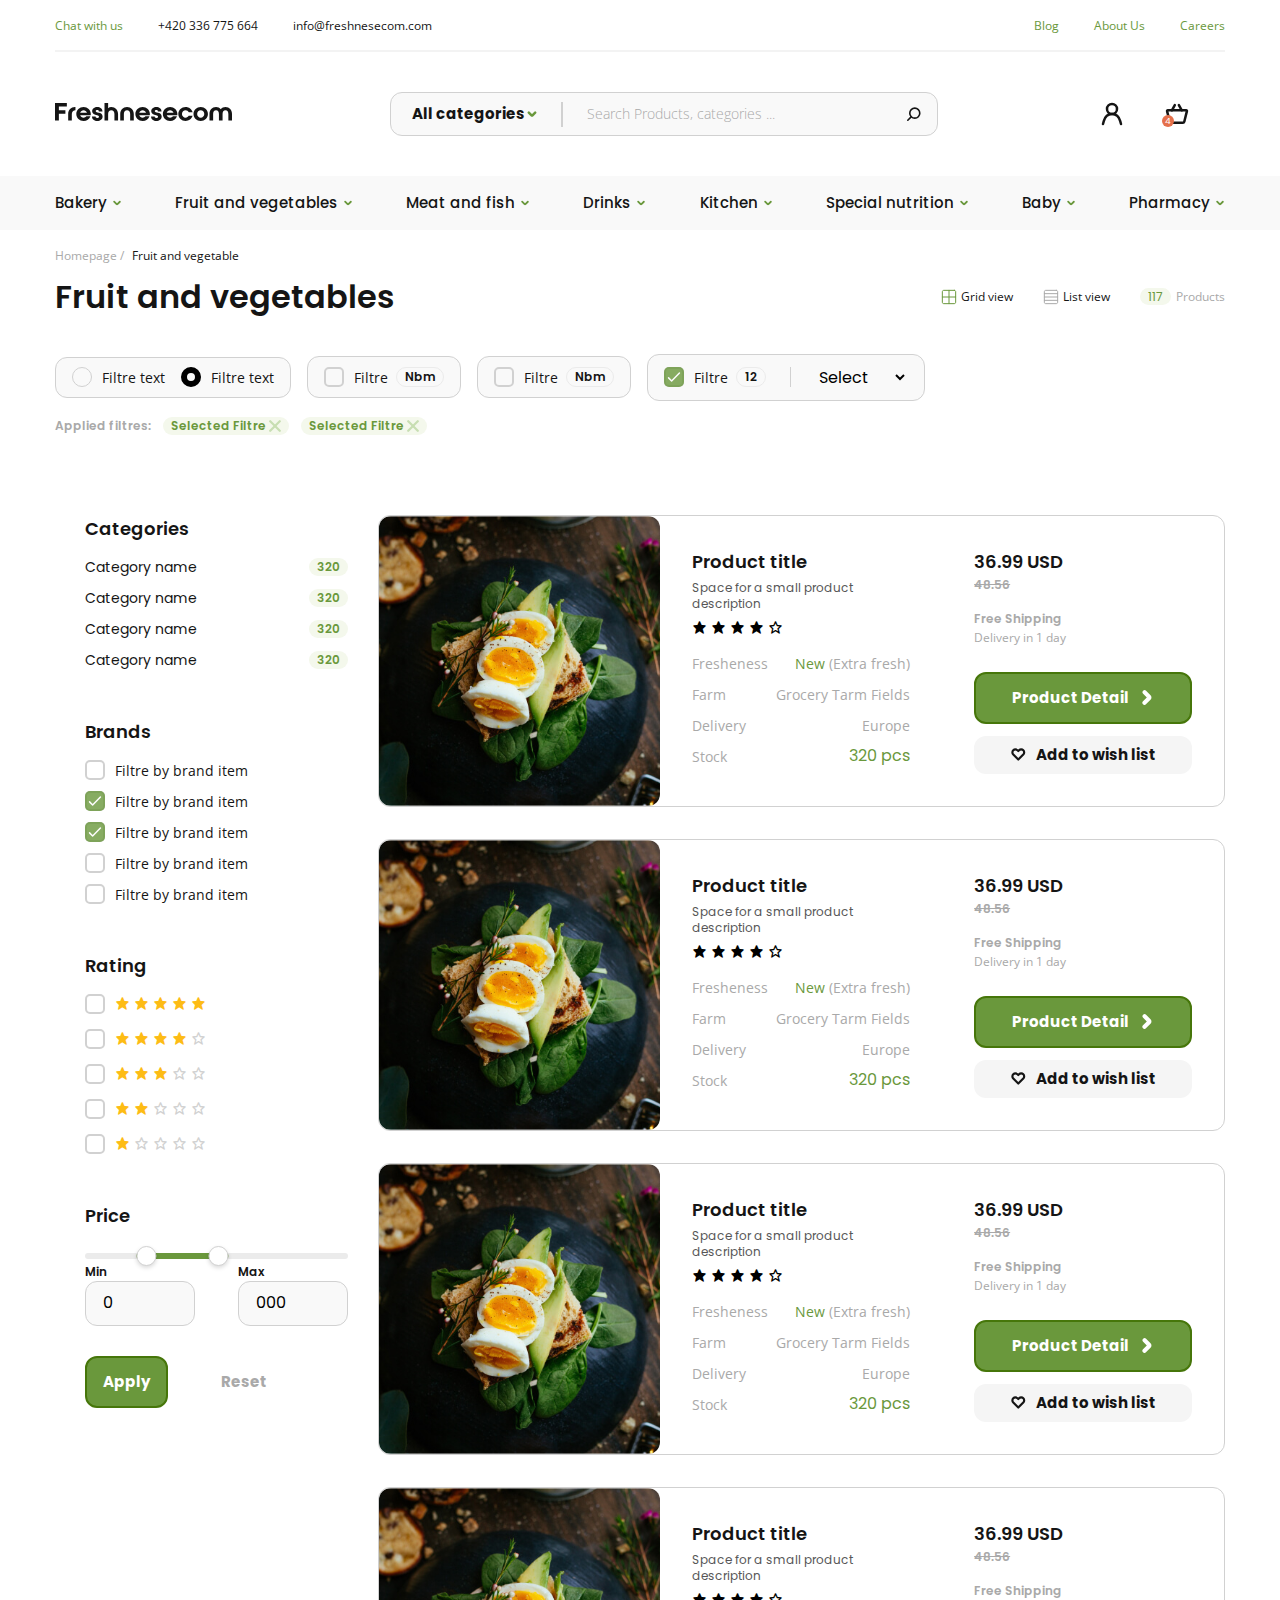
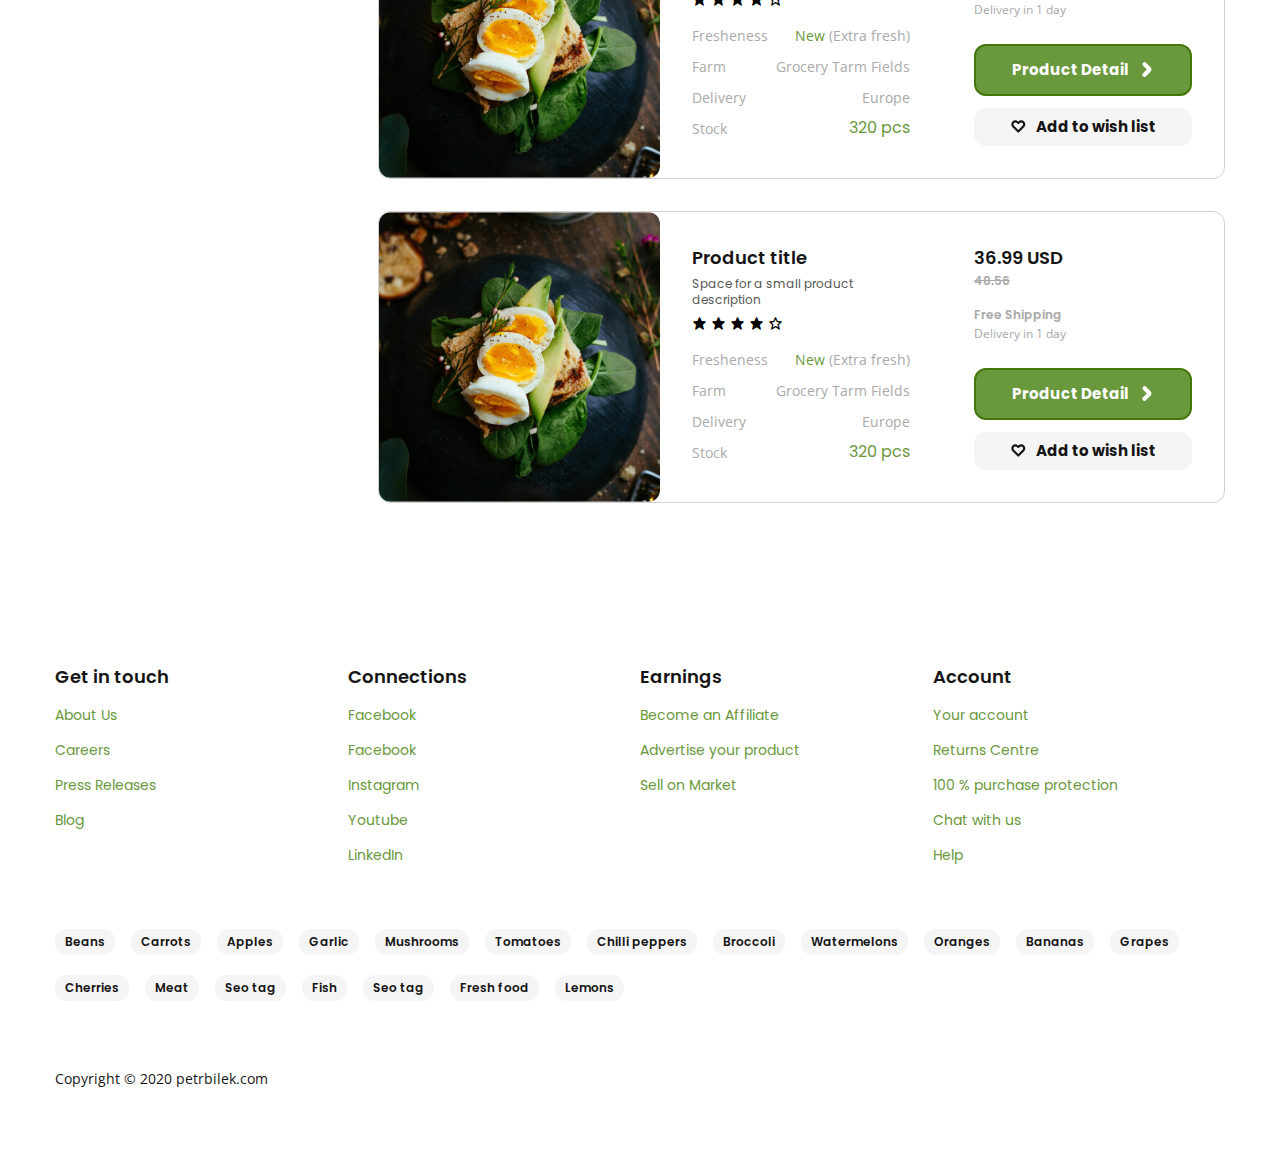
<file: category.html>
<!DOCTYPE html>
<html lang="en">
<head>
  <meta charset="UTF-8">
  <meta http-equiv="X-UA-Compatible" content="IE=edge">
  <meta name="viewport" content="width=device-width, initial-scale=1.0">
  <title>Lesson</title>
  <link href='https://unpkg.com/boxicons@2.0.9/css/boxicons.min.css' rel='stylesheet'>
  <link rel="stylesheet" href="css/flexboxgrid.min.css">
  <link rel="stylesheet" href="css/main.min.css">
</head>
<body>
  <section class="hero">
    <div class="hero__header-top header-top">
      <div class="header-top__container container">
        <div class="header-top__row row between-xs middle-xs">
          <ul class="header-top__list">
            <li class="header-top__item">
              <a class="header-top__link" href="#">Chat with us</a>
            </li>
            <li class="header-top__item">
              <a class="header-top__link header-top__link--tel" href="tel:+420336775664">+420 336 775 664</a>
            </li>
            <li class="header-top__item">
              <a class="header-top__link header-top__link--email" href="mailto:info@freshnesecom.com">info@freshnesecom.com</a>
            </li>
          </ul>
          <ul class="header-top__list">
            <li class="header-top__item">
              <a class="header-top__link" href="blogv1.html">Blog</a>
            </li>
            <li class="header-top__item">
              <a class="header-top__link" href="#">About Us</a>
            </li>
            <li class="header-top__item">
              <a class="header-top__link" href="#">Careers</a>
            </li>
          </ul>
        </div>
      </div>
    </div>
    <header class="hero__header header">
      <div class="header__container container">
        <div class="header__row row between-xs middle-xs">
          <a class="header__logo-link" href="index.html">
            <img class="header__logo" src="img/logo.svg" alt="logo-img" width="177" height="18">
          </a>
          <form class="header__form form" action="https://echo.htmlacademy.ru/" method="post">
            <select class="form__select" name="categories" value="All categories">
              <option class="form__option" selected disabled hidden>All categories</option>
              <option class="form__option">Bakery</option>
              <option class="form__option">Fruit and vegetables</option>
              <option class="form__option">Meat and fish</option>
              <option class="form__option">Drinks</option>
              <option class="form__option">Kitchen</option>
            </select>
            <label class="form__label" for="search">
              <input class="form__input" type="search" name="searched-food" id="search" placeholder="Search Products, categories ...">
            </label>
            <button class="form__btn">
              <img src="img/search.svg" alt="search-icon" width="15" height="15">
            </button>
          </form>
          <div class="row middle-xs">
            <button class="header__btn">
              <img src="img/user.svg" alt="user-icon">
            </button>
            <button class="header__btn">
              <img src="img/bag.svg" alt="bag-icon">
              <span class="header__count">4</span>
            </button>
            <button class="header__menu">
              <div class="line-box">
                <span class="line line1"></span>
                <span class="line line2"></span>
                <span class="line line3"></span>
              </div>
            </button>
          </div>
        </div>
      </div>
    </header>
    <nav class="hero__nav nav">
      <div class="nav__container container">
        <ul class="nav__list row between-xs middle-xs">
          <li class="nav__item">
            <a class="nav__link" href="#">Bakery</a>
            <ul class="nav__drop-down drop-down">
              <li class="drop-down__item"><a class="drop-down__link" href="#">Bakery</a></li>
              <li class="drop-down__item"><a class="drop-down__link" href="#">Bakery</a></li>
              <li class="drop-down__item"><a class="drop-down__link" href="#">Bakery</a></li>
              <li class="drop-down__item"><a class="drop-down__link" href="#">Bakery</a></li>
              <li class="drop-down__item"><a class="drop-down__link" href="#">Bakery</a></li>
            </ul>
          </li>
          <li class="nav__item">
            <a class="nav__link" href="#">Fruit and vegetables</a>
            <ul class="nav__drop-down drop-down">
              <li class="drop-down__item"><a class="drop-down__link" href="#">Bakery</a></li>
              <li class="drop-down__item"><a class="drop-down__link" href="#">Bakery</a></li>
              <li class="drop-down__item"><a class="drop-down__link" href="#">Bakery</a></li>
              <li class="drop-down__item"><a class="drop-down__link" href="#">Bakery</a></li>
              <li class="drop-down__item"><a class="drop-down__link" href="#">Bakery</a></li>
            </ul>
          </li>
          <li class="nav__item">
            <a class="nav__link" href="#">Meat and fish</a>
            <ul class="nav__drop-down drop-down">
              <li class="drop-down__item"><a class="drop-down__link" href="#">Bakery</a></li>
              <li class="drop-down__item"><a class="drop-down__link" href="#">Bakery</a></li>
              <li class="drop-down__item"><a class="drop-down__link" href="#">Bakery</a></li>
              <li class="drop-down__item"><a class="drop-down__link" href="#">Bakery</a></li>
              <li class="drop-down__item"><a class="drop-down__link" href="#">Bakery</a></li>
            </ul>
          </li>
          <li class="nav__item">
            <a class="nav__link" href="#">Drinks</a>
            <ul class="nav__drop-down drop-down">
              <li class="drop-down__item"><a class="drop-down__link" href="#">Bakery</a></li>
              <li class="drop-down__item"><a class="drop-down__link" href="#">Bakery</a></li>
              <li class="drop-down__item"><a class="drop-down__link" href="#">Bakery</a></li>
              <li class="drop-down__item"><a class="drop-down__link" href="#">Bakery</a></li>
              <li class="drop-down__item"><a class="drop-down__link" href="#">Bakery</a></li>
            </ul>
          </li>
          <li class="nav__item">
            <a class="nav__link" href="#">Kitchen</a>
            <ul class="nav__drop-down drop-down">
              <li class="drop-down__item"><a class="drop-down__link" href="#">Bakery</a></li>
              <li class="drop-down__item"><a class="drop-down__link" href="#">Bakery</a></li>
              <li class="drop-down__item"><a class="drop-down__link" href="#">Bakery</a></li>
              <li class="drop-down__item"><a class="drop-down__link" href="#">Bakery</a></li>
              <li class="drop-down__item"><a class="drop-down__link" href="#">Bakery</a></li>
            </ul>
          </li>
          <li class="nav__item">
            <a class="nav__link" href="#">Special nutrition</a>
            <ul class="nav__drop-down drop-down">
              <li class="drop-down__item"><a class="drop-down__link" href="#">Bakery</a></li>
              <li class="drop-down__item"><a class="drop-down__link" href="#">Bakery</a></li>
              <li class="drop-down__item"><a class="drop-down__link" href="#">Bakery</a></li>
              <li class="drop-down__item"><a class="drop-down__link" href="#">Bakery</a></li>
              <li class="drop-down__item"><a class="drop-down__link" href="#">Bakery</a></li>
            </ul>
          </li>
          <li class="nav__item">
            <a class="nav__link" href="#">Baby</a>
            <ul class="nav__drop-down drop-down">
              <li class="drop-down__item"><a class="drop-down__link" href="#">Bakery</a></li>
              <li class="drop-down__item"><a class="drop-down__link" href="#">Bakery</a></li>
              <li class="drop-down__item"><a class="drop-down__link" href="#">Bakery</a></li>
              <li class="drop-down__item"><a class="drop-down__link" href="#">Bakery</a></li>
              <li class="drop-down__item"><a class="drop-down__link" href="#">Bakery</a></li>
            </ul>
          </li>
          <li class="nav__item">
            <a class="nav__link" href="#">Pharmacy</a>
            <ul class="nav__drop-down drop-down">
              <li class="drop-down__item"><a class="drop-down__link" href="#">Bakery</a></li>
              <li class="drop-down__item"><a class="drop-down__link" href="#">Bakery</a></li>
              <li class="drop-down__item"><a class="drop-down__link" href="#">Bakery</a></li>
              <li class="drop-down__item"><a class="drop-down__link" href="#">Bakery</a></li>
              <li class="drop-down__item"><a class="drop-down__link" href="#">Bakery</a></li>
            </ul>
          </li>
        </ul>
      </div>
    </nav>
    <div class="fruits">
        <div class="fruits__container container">
              <ul class="fruits__top-list row middle-xs">
                <li class="fruits__top-item"><a class="fruits__top-link" href="index.html">Homepage /</a></li>
                <li class="fruits__top-item"><a class="fruits__top-link fruits__top-link--active" href="category.html">Fruit and vegetable</a></li>
              </ul>
            <div class="fruits__row row between-xs middle-xs">
                <h2 class="fruits__title">Fruit and vegetables</h2>
                <ul class="fruits__list row middle-xs">
                    <li class="fruits__item">
                        <button class="fruits__btn fruits__btn--grid">Grid view</button>
                    </li>
                    <li class="fruits__item">
                        <button class="fruits__btn fruits__btn--list">List view</button>
                    </li>
                    <li class="fruits__item">
                        <span class="fruits__prodcts"><span class="fruits__count">117</span>Products</span>
                    </li>
                </ul>
            </div>
            <ul class="fruits__filtres filtres row middle-xs">
                <li class="row middle-xs filtres__item">
                    <div class="filtres__block">
                        <input class="filtres__inp filtres__inp--radio" type="radio" name="filtre-text" id="filtre">
                        <label class="filtres__label filtres__label--radio" for="filtre">Filtre text</label>
                    </div>
                    <div class="filtres__block">
                        <input class="filtres__inp filtres__inp--radio" type="radio" name="filtre-text" id="filtre-active" checked>
                        <label class="filtres__label filtres__label--radio" for="filtre-active">Filtre text</label>
                    </div>
                </li>
                <li class="row middle-xs filtres__item">
                    <input class="filtres__inp filtres__inp--check" type="checkbox" name="check-box" id="check-box1">
                    <label class="filtres__label filtres__inp--label" for="check-box1">Filtre</label>
                    <span class="filtres__span">Nbm</span>
                </li>
                <li class="row middle-xs filtres__item">
                    <input class="filtres__inp filtres__inp--check" type="checkbox" name="check-box" id="check-box2">
                    <label class="filtres__label filtres__inp--label" for="check-box2">Filtre</label>
                    <span class="filtres__span">Nbm</span>
                </li>
                <li class="row middle-xs filtres__item">
                    <input class="filtres__inp filtres__inp--check" type="checkbox" name="check-box" id="check-box3" checked>
                    <label class="filtres__label filtres__inp--label" for="check-box3">Filtre</label>
                    <span class="filtres__span">12</span>
                    <span class="filtres__line"></span>
                    <select class="filtres__select">
                        <option class="filtres__option"  hidden >Select</option>
                        <option class="filtres__option" >category</option>
                        <option class="filtres__option" >category</option>
                        <option class="filtres__option" >category</option>
                    </select>
                </li>
            </ul>
            <p class="fruits__applied-filtr row middle-xs">Applied filtres:<span class="applid-filter">Selected Filtre</span><span class="applid-filter">Selected Filtre</span></p>
        </div>
    </div>
  </section>
  <main>
      <section class="categories">
        <div class="categories__container container">
            <div class="categories__row row top-xs between-xs">
                <ul class="categories__list col-md-3 col-sm-12 col-xs-12">
                    <li class="categories__item">
                        <h2 class="categories__title">Categories</h2>
                        <ul class="categories__name name">
                            <li class="name__item row middle-xs between-xs">
                                <a class="name__link" href="#">Category name</a>
                                <span class="name__count">320</span>
                            </li>
                            <li class="name__item row middle-xs between-xs">
                                <a class="name__link" href="#">Category name</a>
                                <span class="name__count">320</span>
                            </li>
                            <li class="name__item row middle-xs between-xs">
                                <a class="name__link" href="#">Category name</a>
                                <span class="name__count">320</span>
                            </li>
                            <li class="name__item row middle-xs between-xs">
                                <a class="name__link" href="#">Category name</a>
                                <span class="name__count">320</span>
                            </li>
                        </ul>
                    </li>
                    <li class="categories__item">
                        <h2 class="categories__title">Brands</h2>
                        <ul class="categories__brands brands">
                            <li class="brands__item">
                                <input class="filtres__inp filtres__inp--check" type="checkbox" name="brands-check1" id="brands-check1">
                                <label class="filtres__label filtres__inp--label" for="brands-check1">Filtre by brand item</label>
                            </li>
                            <li class="brands__item">
                                <input class="filtres__inp filtres__inp--check" type="checkbox" name="check-box" id="brands-check2" checked>
                                <label class="filtres__label filtres__inp--label" for="brands-check2">Filtre by brand item</label>
                            </li>
                            <li class="brands__item">
                                <input class="filtres__inp filtres__inp--check" type="checkbox" name="check-box" id="brands-check3" checked>
                                <label class="filtres__label filtres__inp--label" for="brands-check3">Filtre by brand item</label>
                            </li>
                            <li class="brands__item">
                                <input class="filtres__inp filtres__inp--check" type="checkbox" name="check-box" id="brands-check4">
                                <label class="filtres__label filtres__inp--label" for="brands-check4">Filtre by brand item</label>
                            </li>
                            <li class="brands__item">
                                <input class="filtres__inp filtres__inp--check" type="checkbox" name="check-box" id="brands-check5">
                                <label class="filtres__label filtres__inp--label" for="brands-check5">Filtre by brand item</label>
                            </li>
                        </ul>
                    </li>
                    <li class="categories__item">
                        <h2 class="categories__title">Rating</h2>
                        <ul class="categories__rating rating">
                            <li class="rating__item">
                                <input class="filtres__inp filtres__inp--check" type="checkbox" name="brands-check1" id="rating-check1">
                                <label class="filtres__label filtres__inp--label" for="rating-check1">
                                    <i class='bx bxs-star'></i>
                                    <i class='bx bxs-star'></i>
                                    <i class='bx bxs-star'></i>
                                    <i class='bx bxs-star'></i>
                                    <i class='bx bxs-star'></i>
                                </label>
                            </li>
                            <li class="rating__item">
                                <input class="filtres__inp filtres__inp--check" type="checkbox" name="check-box" id="rating-check2">
                                <label class="filtres__label filtres__inp--label" for="rating-check2">
                                    <i class='bx bxs-star'></i>
                                    <i class='bx bxs-star'></i>
                                    <i class='bx bxs-star'></i>
                                    <i class='bx bxs-star'></i>
                                    <i class='bx bx-star'></i>
                                </label>
                            </li>
                            <li class="rating__item">
                                <input class="filtres__inp filtres__inp--check" type="checkbox" name="check-box" id="rating-check3">
                                <label class="filtres__label filtres__inp--label" for="rating-check3">
                                    <i class='bx bxs-star'></i>
                                    <i class='bx bxs-star'></i>
                                    <i class='bx bxs-star'></i>
                                    <i class='bx bx-star'></i>
                                    <i class='bx bx-star'></i>
                                </label>
                            </li>
                            <li class="rating__item">
                                <input class="filtres__inp filtres__inp--check" type="checkbox" name="check-box" id="rating-check4">
                                <label class="filtres__label filtres__inp--label" for="rating-check4">
                                    <i class='bx bxs-star'></i>
                                    <i class='bx bxs-star'></i>
                                    <i class='bx bx-star'></i>
                                    <i class='bx bx-star'></i>
                                    <i class='bx bx-star'></i>
                                </label>
                            </li>
                            <li class="rating__item">
                                <input class="filtres__inp filtres__inp--check" type="checkbox" name="check-box" id="rating-check5">
                                <label class="filtres__label filtres__inp--label" for="rating-check5">
                                    <i class='bx bxs-star'></i>
                                    <i class='bx bx-star'></i>
                                    <i class='bx bx-star'></i>
                                    <i class='bx bx-star'></i>
                                    <i class='bx bx-star'></i>
                                </label>
                            </li>
                        </ul>
                    </li>
                    <li class="categories__item">
                        <h2 class="categories__title">Price</h2>
                        <div class="categories__cost cost">
                            <span class="cost__line"> <span class="cost__line--small"></span></span>
                            <form class="cost__form" action="https://echo.htmlacademy.ru/" method="post">
                                <div class="row between-xs">
                                    <div class="cost__inp-box">
                                        <label class="cost__label" for="min-num">Min</label>
                                        <input class="cost__inp" type="number" name="min-num" id="min-num" value="0">
                                    </div>
                                    <div class="cost__inp-box">
                                        <label class="cost__label" for="min-num">Max</label>
                                        <input class="cost__inp" type="number" name="min-num" id="min-num" value="000">
                                    </div>
                                </div>
                                <div class="cost__btn-box row middle-xs">
                                    <button class="cost__btn btn">Apply</button>
                                    <button class="cost__btn btn">Reset</button>
                                </div>
                            </form>
                        </div>
                    </li>
                </ul>
                <ul class="categories__list categories__list--big col-md-9 col-sm-12 col-xs-12 categories__shopping shopping">
                    <li class="shopping__item row between-xs">
                        <div class="shopping__col col-md-4 shopping__img-box">
                            <img class="shopping__img" src="img/dinner-bg.jpg" alt="food">
                        </div>
                        <div class="shopping__col col-md-4">
                            <h2 class="shopping__title">Product title</h2>
                            <p class="shopping__desc">Space for a small product description</p>
                            <div class="shopping__stars">
                                <i class="bx bxs-star"></i>
                                <i class="bx bxs-star"></i>
                                <i class="bx bxs-star"></i>
                                <i class="bx bxs-star"></i>
                                <i class="bx bx-star"></i>
                            </div>
                            <ul class="shopping__list">
                                <li class="shopping__about row middle-xs between-xs">
                                    <p class="shopping__about--desc">Fresheness</p> <p class="shopping__about--desc"><span class="shopping__span">New</span> (Extra fresh)</p>
                                </li>
                                <li class="shopping__about row middle-xs between-xs">
                                    <p class="shopping__about--desc">Farm</p> <p class="shopping__about--desc">Grocery Tarm Fields</p>
                                </li>
                                <li class="shopping__about row middle-xs between-xs">
                                    <p class="shopping__about--desc">Delivery</p> <p class="shopping__about--desc">Europe</p>
                                </li>
                                <li class="shopping__about row middle-xs between-xs">
                                    <p class="shopping__about--desc">Stock</p> <p class="shopping__about--count">320 pcs</p>
                                </li>
                            </ul>
                        </div>
                        <div class="shopping__col col-md-4">
                            <h3 class="shopping__usd">36.99 USD</h3>
                            <span class="shopping__discount">48.56</span>
                            <div>
                                <p class="shopping__free">Free Shipping</p>
                                <span class="shopping__delivery">Delivery in 1 day</span>
                            </div>
                            <div class="shopping__btn--box">
                              <a class="shopping__btn btn shopping__btn--product" href="detail.html" >Product Detail</a>
                              <a class="shopping__btn btn shopping__btn--wish" href="detail.html" >Add to wish list</a>
                          </div>
                        </div>
                    </li>
                    <li class="shopping__item row between-xs">
                        <div class="shopping__col col-md-4 shopping__img-box">
                            <img class="shopping__img" src="img/dinner-bg.jpg" alt="food">
                        </div>
                        <div class="shopping__col col-md-4">
                            <h2 class="shopping__title">Product title</h2>
                            <p class="shopping__desc">Space for a small product description</p>
                            <div class="shopping__stars">
                                <i class="bx bxs-star"></i>
                                <i class="bx bxs-star"></i>
                                <i class="bx bxs-star"></i>
                                <i class="bx bxs-star"></i>
                                <i class="bx bx-star"></i>
                            </div>
                            <ul class="shopping__list">
                                <li class="shopping__about row middle-xs between-xs">
                                    <p class="shopping__about--desc">Fresheness</p> <p class="shopping__about--desc"><span class="shopping__span">New</span> (Extra fresh)</p>
                                </li>
                                <li class="shopping__about row middle-xs between-xs">
                                    <p class="shopping__about--desc">Farm</p> <p class="shopping__about--desc">Grocery Tarm Fields</p>
                                </li>
                                <li class="shopping__about row middle-xs between-xs">
                                    <p class="shopping__about--desc">Delivery</p> <p class="shopping__about--desc">Europe</p>
                                </li>
                                <li class="shopping__about row middle-xs between-xs">
                                    <p class="shopping__about--desc">Stock</p> <p class="shopping__about--count">320 pcs</p>
                                </li>
                            </ul>
                        </div>
                        <div class="shopping__col col-md-4">
                            <h3 class="shopping__usd">36.99 USD</h3>
                            <span class="shopping__discount">48.56</span>
                            <div>
                                <p class="shopping__free">Free Shipping</p>
                                <span class="shopping__delivery">Delivery in 1 day</span>
                            </div>
                            <div class="shopping__btn--box">
                              <a class="shopping__btn btn shopping__btn--product" href="detail.html" >Product Detail</a>
                              <a class="shopping__btn btn shopping__btn--wish" href="detail.html" >Add to wish list</a>
                          </div>
                        </div>
                    </li>
                    <li class="shopping__item row between-xs">
                        <div class="shopping__col col-md-4 shopping__img-box">
                            <img class="shopping__img" src="img/dinner-bg.jpg" alt="food">
                        </div>
                        <div class="shopping__col col-md-4">
                            <h2 class="shopping__title">Product title</h2>
                            <p class="shopping__desc">Space for a small product description</p>
                            <div class="shopping__stars">
                                <i class="bx bxs-star"></i>
                                <i class="bx bxs-star"></i>
                                <i class="bx bxs-star"></i>
                                <i class="bx bxs-star"></i>
                                <i class="bx bx-star"></i>
                            </div>
                            <ul class="shopping__list">
                                <li class="shopping__about row middle-xs between-xs">
                                    <p class="shopping__about--desc">Fresheness</p> <p class="shopping__about--desc"><span class="shopping__span">New</span> (Extra fresh)</p>
                                </li>
                                <li class="shopping__about row middle-xs between-xs">
                                    <p class="shopping__about--desc">Farm</p> <p class="shopping__about--desc">Grocery Tarm Fields</p>
                                </li>
                                <li class="shopping__about row middle-xs between-xs">
                                    <p class="shopping__about--desc">Delivery</p> <p class="shopping__about--desc">Europe</p>
                                </li>
                                <li class="shopping__about row middle-xs between-xs">
                                    <p class="shopping__about--desc">Stock</p> <p class="shopping__about--count">320 pcs</p>
                                </li>
                            </ul>
                        </div>
                        <div class="shopping__col col-md-4">
                            <h3 class="shopping__usd">36.99 USD</h3>
                            <span class="shopping__discount">48.56</span>
                            <div>
                                <p class="shopping__free">Free Shipping</p>
                                <span class="shopping__delivery">Delivery in 1 day</span>
                            </div>
                            <div class="shopping__btn--box">
                              <a class="shopping__btn btn shopping__btn--product" href="detail.html" >Product Detail</a>
                              <a class="shopping__btn btn shopping__btn--wish" href="detail.html" >Add to wish list</a>
                          </div>
                        </div>
                    </li>
                    <li class="shopping__item row between-xs">
                        <div class="shopping__col col-md-4 shopping__img-box">
                            <img class="shopping__img" src="img/dinner-bg.jpg" alt="food">
                        </div>
                        <div class="shopping__col col-md-4">
                            <h2 class="shopping__title">Product title</h2>
                            <p class="shopping__desc">Space for a small product description</p>
                            <div class="shopping__stars">
                                <i class="bx bxs-star"></i>
                                <i class="bx bxs-star"></i>
                                <i class="bx bxs-star"></i>
                                <i class="bx bxs-star"></i>
                                <i class="bx bx-star"></i>
                            </div>
                            <ul class="shopping__list">
                                <li class="shopping__about row middle-xs between-xs">
                                    <p class="shopping__about--desc">Fresheness</p> <p class="shopping__about--desc"><span class="shopping__span">New</span> (Extra fresh)</p>
                                </li>
                                <li class="shopping__about row middle-xs between-xs">
                                    <p class="shopping__about--desc">Farm</p> <p class="shopping__about--desc">Grocery Tarm Fields</p>
                                </li>
                                <li class="shopping__about row middle-xs between-xs">
                                    <p class="shopping__about--desc">Delivery</p> <p class="shopping__about--desc">Europe</p>
                                </li>
                                <li class="shopping__about row middle-xs between-xs">
                                    <p class="shopping__about--desc">Stock</p> <p class="shopping__about--count">320 pcs</p>
                                </li>
                            </ul>
                        </div>
                        <div class="shopping__col col-md-4">
                            <h3 class="shopping__usd">36.99 USD</h3>
                            <span class="shopping__discount">48.56</span>
                            <div>
                                <p class="shopping__free">Free Shipping</p>
                                <span class="shopping__delivery">Delivery in 1 day</span>
                            </div>
                            <div class="shopping__btn--box">
                              <a class="shopping__btn btn shopping__btn--product" href="detail.html" >Product Detail</a>
                              <a class="shopping__btn btn shopping__btn--wish" href="detail.html" >Add to wish list</a>
                          </div>
                        </div>
                    </li>
                    <li class="shopping__item row between-xs">
                        <div class="shopping__col col-md-4 shopping__img-box">
                            <img class="shopping__img" src="img/dinner-bg.jpg" alt="food">
                        </div>
                        <div class="shopping__col col-md-4">
                            <h2 class="shopping__title">Product title</h2>
                            <p class="shopping__desc">Space for a small product description</p>
                            <div class="shopping__stars">
                                <i class="bx bxs-star"></i>
                                <i class="bx bxs-star"></i>
                                <i class="bx bxs-star"></i>
                                <i class="bx bxs-star"></i>
                                <i class="bx bx-star"></i>
                            </div>
                            <ul class="shopping__list">
                                <li class="shopping__about row middle-xs between-xs">
                                    <p class="shopping__about--desc">Fresheness</p> <p class="shopping__about--desc"><span class="shopping__span">New</span> (Extra fresh)</p>
                                </li>
                                <li class="shopping__about row middle-xs between-xs">
                                    <p class="shopping__about--desc">Farm</p> <p class="shopping__about--desc">Grocery Tarm Fields</p>
                                </li>
                                <li class="shopping__about row middle-xs between-xs">
                                    <p class="shopping__about--desc">Delivery</p> <p class="shopping__about--desc">Europe</p>
                                </li>
                                <li class="shopping__about row middle-xs between-xs">
                                    <p class="shopping__about--desc">Stock</p> <p class="shopping__about--count">320 pcs</p>
                                </li>
                            </ul>
                        </div>
                        <div class="shopping__col col-md-4">
                            <h3 class="shopping__usd">36.99 USD</h3>
                            <span class="shopping__discount">48.56</span>
                            <div>
                                <p class="shopping__free">Free Shipping</p>
                                <span class="shopping__delivery">Delivery in 1 day</span>
                            </div>
                            <div class="shopping__btn--box">
                              <a class="shopping__btn btn shopping__btn--product" href="detail.html" >Product Detail</a>
                              <a class="shopping__btn btn shopping__btn--wish" href="detail.html" >Add to wish list</a> 
                            </div>
                        </div>
                    </li>
                </ul>
                <div class="categories__list--small col-md-9 col-sm-12  col-xs-12">
                  <ul class="row between-xs categories__list">
                    <li class="col-md-4 col-sm-6 col-xs-12">
                      <div class="price">
                        <div class="price__img-box">
                          <span class="price__sale">- 36 %</span>
                          <img class="price__img" src="img/food.jpg" alt="food-img">
                        </div>
                        <h2 class="price__title">Product Title</h2>
                        <p class="price__desc">Space for a small product description</p>
                        <div class="shopping__stars">
                          <i class="bx bxs-star"></i>
                          <i class="bx bxs-star"></i>
                          <i class="bx bxs-star"></i>
                          <i class="bx bxs-star"></i>
                          <i class="bx bx-star"></i>
                        </div>
                        <div class="price__row row middle-xs between-xs">
                          <span class="price__usd">1.48 USD</span>
                          <span class="price__discover">48.56</span>
                          <a class="price__btn btn" href="detail.html">Buy now</a>
                        </div>
                      </div>
                    </li>
                    <li class="col-md-4 col-sm-6 col-xs-12">
                      <div class="price">
                        <div class="price__img-box">
                          <span class="price__sale">- 36 %</span>
                          <img class="price__img" src="img/food.jpg" alt="food-img">
                        </div>
                        <h2 class="price__title">Product Title</h2>
                        <p class="price__desc">Space for a small product description</p>
                        <div class="price__row row middle-xs between-xs">
                          <span class="price__usd">1.48 USD</span>
                          <span class="price__discover">48.56</span>
                          <a class="price__btn btn" href="detail.html">Buy now</a>
                        </div>
                      </div>
                    </li>
                    <li class="col-md-4 col-sm-6 col-xs-12">
                      <div class="price">
                        <div class="price__img-box">
                          <img class="price__img" src="img/food.jpg" alt="food-img">
                        </div>
                        <h2 class="price__title">Product Title</h2>
                        <p class="price__desc">Space for a small product description</p>
                        <div class="shopping__stars">
                          <i class="bx bxs-star"></i>
                          <i class="bx bxs-star"></i>
                          <i class="bx bxs-star"></i>
                          <i class="bx bxs-star"></i>
                          <i class="bx bx-star"></i>
                        </div>
                        <div class="price__row row middle-xs between-xs">
                          <span class="price__usd">1.48 USD</span>
                          <a class="price__btn btn" href="detail.html">Buy now</a>
                        </div>
                      </div>
                    </li>
                    <li class="col-md-4 col-sm-6 col-xs-12">
                      <div class="price">
                        <div class="price__img-box">
                          <span class="price__sale">- 36 %</span>
                          <img class="price__img" src="img/food.jpg" alt="food-img">
                        </div>
                        <h2 class="price__title">Product Title</h2>
                        <p class="price__desc">Space for a small product description</p>
                        <div class="price__row row middle-xs between-xs">
                          <span class="price__usd">1.48 USD</span>
                          <span class="price__discover">48.56</span>
                          <a class="price__btn btn" href="detail.html">Buy now</a>
                        </div>
                      </div>
                    </li>
                    <li class="col-md-4 col-sm-6 col-xs-12">
                      <div class="price">
                        <div class="price__img-box">
                          <span class="price__sale">- 36 %</span>
                          <img class="price__img" src="img/food.jpg" alt="food-img">
                        </div>
                        <h2 class="price__title">Product Title</h2>
                        <p class="price__desc">Space for a small product description</p>
                        <div class="shopping__stars">
                          <i class="bx bxs-star"></i>
                          <i class="bx bxs-star"></i>
                          <i class="bx bxs-star"></i>
                          <i class="bx bxs-star"></i>
                          <i class="bx bx-star"></i>
                        </div>
                        <div class="price__row row middle-xs between-xs">
                          <span class="price__usd">1.48 USD</span>
                          <span class="price__discover">48.56</span>
                          <a class="price__btn btn" href="detail.html">Buy now</a>
                        </div>
                      </div>
                    </li>
                    <li class="col-md-4 col-sm-6 col-xs-12">
                      <div class="price">
                        <div class="price__img-box">
                          <img class="price__img" src="img/food.jpg" alt="food-img">
                        </div>
                        <h2 class="price__title">Product Title</h2>
                        <p class="price__desc">Space for a small product description</p>
                        <div class="shopping__stars">
                          <i class="bx bxs-star"></i>
                          <i class="bx bxs-star"></i>
                          <i class="bx bxs-star"></i>
                          <i class="bx bxs-star"></i>
                          <i class="bx bx-star"></i>
                        </div>
                        <div class="price__row row middle-xs between-xs">
                          <span class="price__usd">1.48 USD</span>
                          <a class="price__btn btn" href="detail.html">Buy now</a>
                        </div>
                      </div>
                    </li>
                    <li class="col-md-4 col-sm-6 col-xs-12">
                      <div class="price">
                        <div class="price__img-box">
                          <span class="price__sale">- 36 %</span>
                          <img class="price__img" src="img/food.jpg" alt="food-img">
                        </div>
                        <h2 class="price__title">Product Title</h2>
                        <p class="price__desc">Space for a small product description</p>
                        <div class="price__row row middle-xs between-xs">
                          <span class="price__usd">1.48 USD</span>
                          <span class="price__discover">48.56</span>
                          <a class="price__btn btn" href="detail.html">Buy now</a>
                        </div>
                      </div>
                    </li>
                    <li class="col-md-4 col-sm-6 col-xs-12">
                      <div class="price">
                        <div class="price__img-box">
                          <span class="price__sale">- 36 %</span>
                          <img class="price__img" src="img/food.jpg" alt="food-img">
                        </div>
                        <h2 class="price__title">Product Title</h2>
                        <p class="price__desc">Space for a small product description</p>
                        <div class="shopping__stars">
                          <i class="bx bxs-star"></i>
                          <i class="bx bxs-star"></i>
                          <i class="bx bxs-star"></i>
                          <i class="bx bxs-star"></i>
                          <i class="bx bx-star"></i>
                        </div>
                        <div class="price__row row middle-xs between-xs">
                          <span class="price__usd">1.48 USD</span>
                          <span class="price__discover">48.56</span>
                          <a class="price__btn btn" href="detail.html">Buy now</a>
                        </div>
                      </div>
                    </li>
                    <li class="col-md-4 col-sm-6 col-xs-12">
                      <div class="price">
                        <div class="price__img-box">
                          <img class="price__img" src="img/food.jpg" alt="food-img">
                        </div>
                        <h2 class="price__title">Product Title</h2>
                        <p class="price__desc">Space for a small product description</p>
                        <div class="shopping__stars">
                          <i class="bx bxs-star"></i>
                          <i class="bx bxs-star"></i>
                          <i class="bx bxs-star"></i>
                          <i class="bx bxs-star"></i>
                          <i class="bx bx-star"></i>
                        </div>
                        <div class="price__row row middle-xs between-xs">
                          <span class="price__usd">1.48 USD</span>
                          <a class="price__btn btn" href="detail.html">Buy now</a>
                        </div>
                      </div>
                    </li>
                  </ul>
                </div>
            </div>
        </div>
      </section>
  </main>
  <footer class="footer">
    <div class="footer__container container">
      <ul class="footer__list row between-xs">
        <li class="footer__item footer-about col-md-3 col-sm-6 col-xs-12">
          <h2 class="footer-about__title">Get in touch</h2>
          <ul class="footer-about__list">
            <li class="footer-about__item"><a class="footer-about__link" href="#">About Us</a></li>
            <li class="footer-about__item"><a class="footer-about__link" href="#">Careers</a></li>
            <li class="footer-about__item"><a class="footer-about__link" href="#">Press Releases</a></li>
            <li class="footer-about__item"><a class="footer-about__link" href="#">Blog</a></li>
          </ul>
        </li>
        <li class="footer__item footer-about col-md-3 col-sm-6 col-xs-12">
          <h2 class="footer-about__title">Connections</h2>
          <ul class="footer-about__list">
            <li class="footer-about__item"><a class="footer-about__link" href="#" target="_blank">Facebook</a></li>
            <li class="footer-about__item"><a class="footer-about__link" href="#" target="_blank">Facebook</a></li>
            <li class="footer-about__item"><a class="footer-about__link" href="#" target="_blank">Instagram</a></li>
            <li class="footer-about__item"><a class="footer-about__link" href="#" target="_blank">Youtube</a></li>
            <li class="footer-about__item"><a class="footer-about__link" href="#" target="_blank">LinkedIn</a></li>
          </ul>
        </li>
        <li class="footer__item footer-about col-md-3 col-sm-6 col-xs-12">
          <h2 class="footer-about__title">Earnings</h2>
          <ul class="footer-about__list">
            <li class="footer-about__item"><a class="footer-about__link" href="#">Become an Affiliate</a></li>
            <li class="footer-about__item"><a class="footer-about__link" href="#">Advertise your product</a></li>
            <li class="footer-about__item"><a class="footer-about__link" href="#">Sell on Market</a></li>
          </ul>
        </li>
        <li class="footer__item footer-about col-md-3 col-sm-6 col-xs-12">
          <h2 class="footer-about__title">Account</h2>
          <ul class="footer-about__list">
            <li class="footer-about__item"><a class="footer-about__link" href="#">Your account</a></li>
            <li class="footer-about__item"><a class="footer-about__link" href="#">Returns Centre</a></li>
            <li class="footer-about__item"><a class="footer-about__link" href="#">100 % purchase protection</a></li>
            <li class="footer-about__item"><a class="footer-about__link" href="#" target="_blank">Chat with us</a></li>
            <li class="footer-about__item"><a class="footer-about__link" href="#">Help</a></li>
          </ul>
        </li>
      </ul>
      <ul class="row middle-xs footer__product-tags product-tags">
          <li class="product-tags__item">
            <a class="product-tags__link" href="#" target="_blank">Beans</a>
          </li>
          <li class="product-tags__item">
            <a class="product-tags__link" href="#" target="_blank">Carrots</a>
          </li>
          <li class="product-tags__item">
            <a class="product-tags__link" href="#" target="_blank">Apples</a>
          </li>
          <li class="product-tags__item">
            <a class="product-tags__link" href="#" target="_blank">Garlic</a>
          </li>
          <li class="product-tags__item">
            <a class="product-tags__link" href="#" target="_blank">Mushrooms</a>
          </li>
          <li class="product-tags__item">
            <a class="product-tags__link" href="#" target="_blank">Tomatoes</a>
          </li>
          <li class="product-tags__item">
            <a class="product-tags__link" href="#" target="_blank">Chilli peppers</a>
          </li>
          <li class="product-tags__item">
            <a class="product-tags__link" href="#" target="_blank">Broccoli</a>
          </li>
          <li class="product-tags__item">
            <a class="product-tags__link" href="#" target="_blank">Watermelons</a>
          </li>
          <li class="product-tags__item">
            <a class="product-tags__link" href="#" target="_blank">Oranges</a>
          </li>
          <li class="product-tags__item">
            <a class="product-tags__link" href="#" target="_blank">Bananas</a>
          </li>
          <li class="product-tags__item">
            <a class="product-tags__link" href="#" target="_blank">Grapes</a>
          </li>
          <li class="product-tags__item">
            <a class="product-tags__link" href="#" target="_blank">Cherries</a>
          </li>
          <li class="product-tags__item">
            <a class="product-tags__link" href="#" target="_blank">Meat</a>
          </li>
          <li class="product-tags__item">
            <a class="product-tags__link" href="#" target="_blank">Seo tag</a>
          </li>
          <li class="product-tags__item">
            <a class="product-tags__link" href="#" target="_blank">Fish</a>
          </li>
          <li class="product-tags__item">
            <a class="product-tags__link" href="#" target="_blank">Seo tag</a>
          </li>
          <li class="product-tags__item">
            <a class="product-tags__link" href="#" target="_blank">Fresh food</a>
          </li>
          <li class="product-tags__item">
            <a class="product-tags__link" href="#" target="_blank">Lemons</a>
          </li>
      </ul>
      <p class="footer__desc">Copyright © 2020 petrbilek.com</p>
    </div>
  </footer>
  <script src="js/main.js"></script>
</body>
</html>
</file>
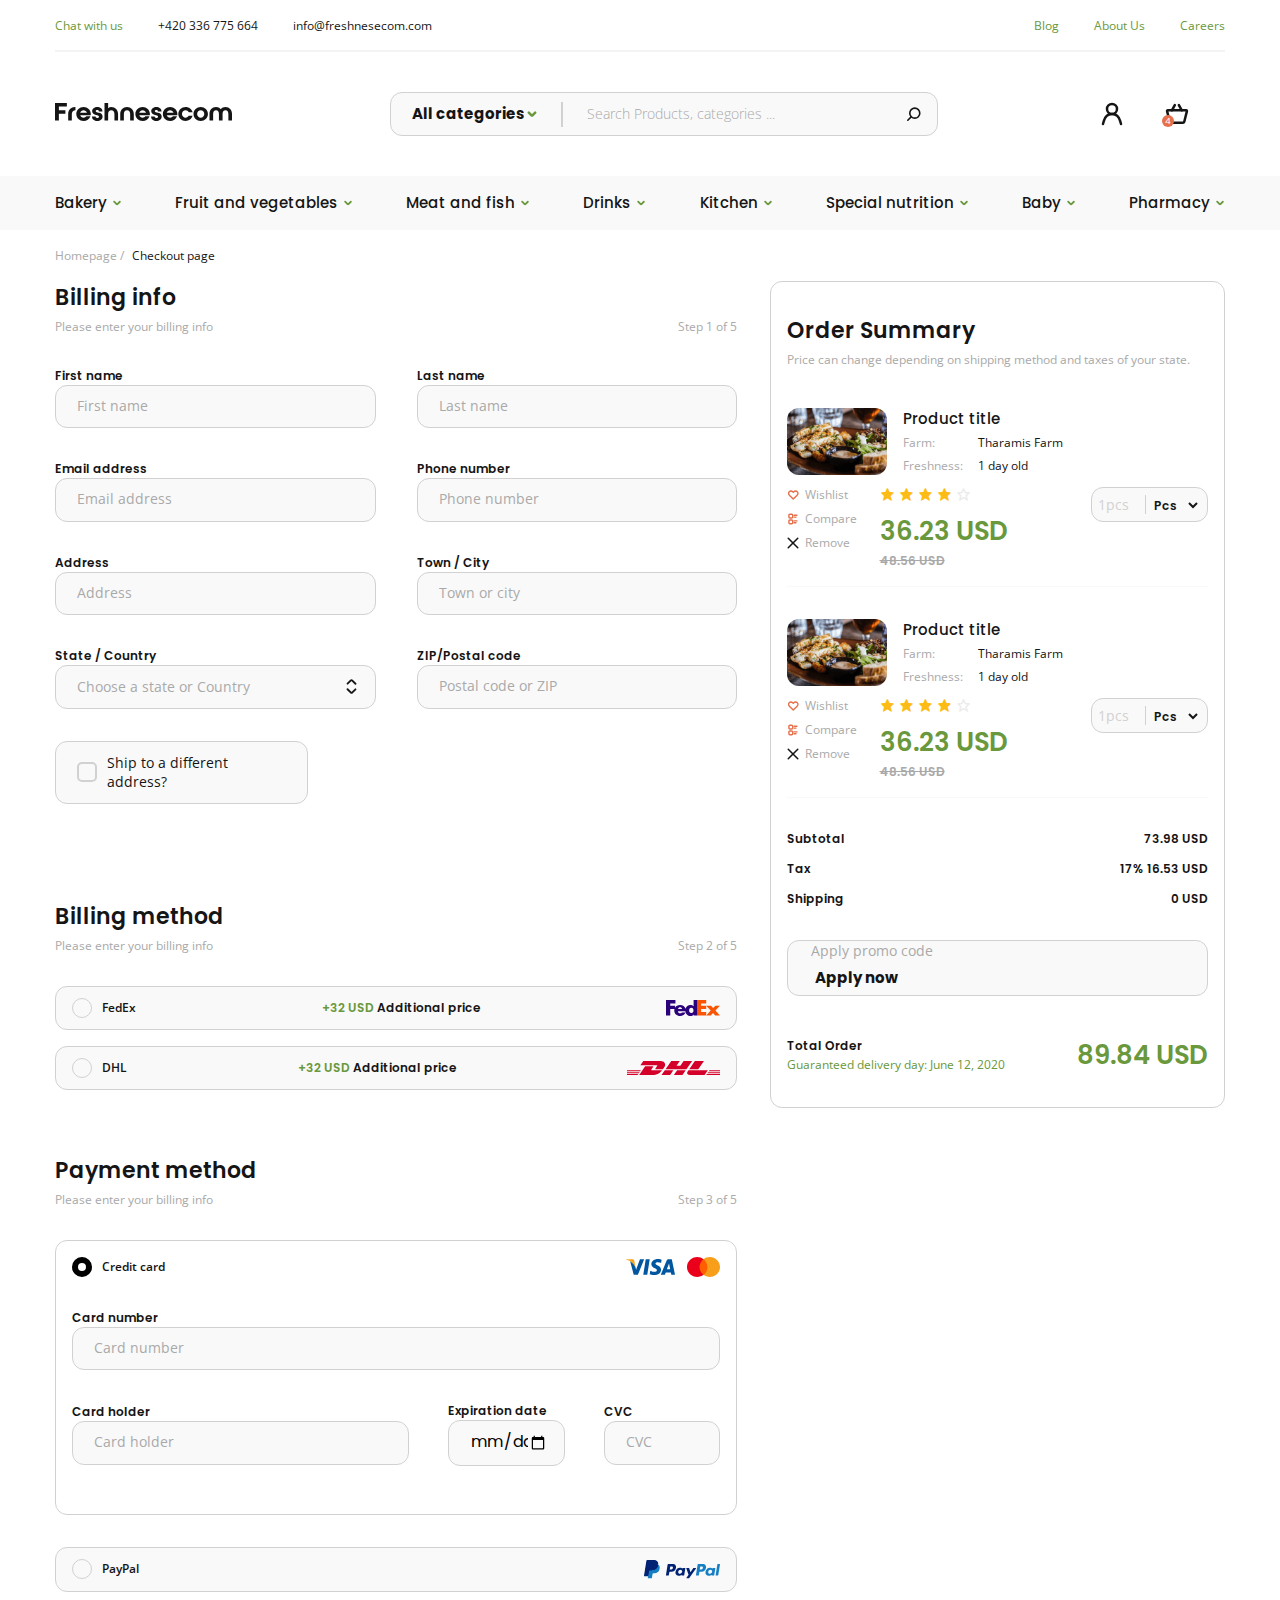
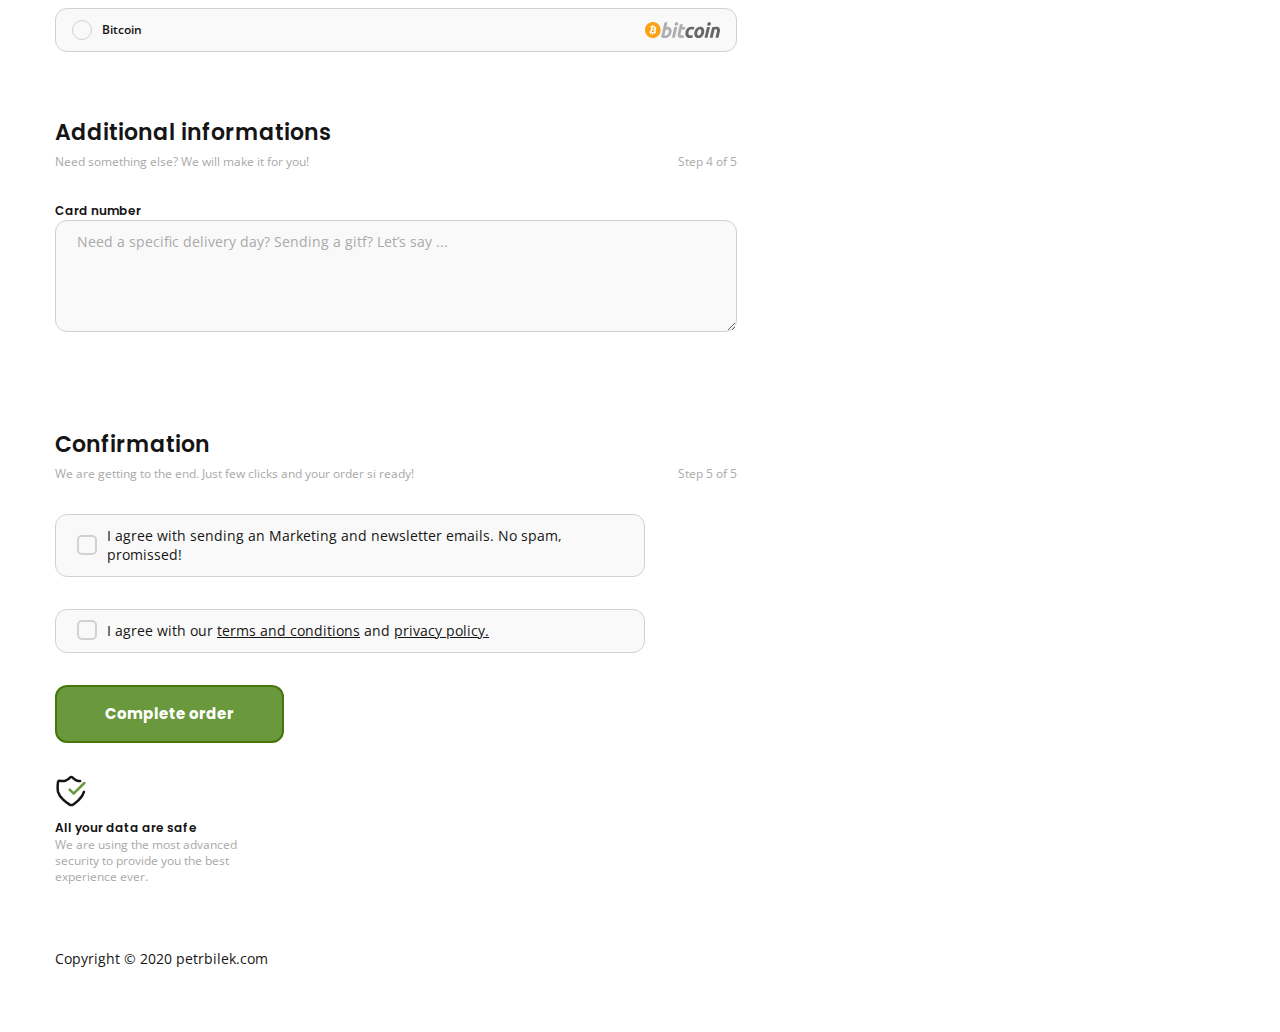
<file: checkout.html>
<!DOCTYPE html>
<html lang="en">
<head>
  <meta charset="UTF-8">
  <meta http-equiv="X-UA-Compatible" content="IE=edge">
  <meta name="viewport" content="width=device-width, initial-scale=1.0">
  <title>Lesson</title>
  <link href='https://unpkg.com/boxicons@2.0.9/css/boxicons.min.css' rel='stylesheet'>
  <link rel="stylesheet" href="css/flexboxgrid.min.css">
  <link rel="stylesheet" href="css/main.min.css">
</head>
<body>
  <section class="hero">
    <div class="hero__header-top header-top">
      <div class="header-top__container container">
        <div class="header-top__row row between-xs middle-xs">
          <ul class="header-top__list">
            <li class="header-top__item">
              <a class="header-top__link" href="#">Chat with us</a>
            </li>
            <li class="header-top__item">
              <a class="header-top__link header-top__link--tel" href="tel:+420336775664">+420 336 775 664</a>
            </li>
            <li class="header-top__item">
              <a class="header-top__link header-top__link--email" href="mailto:info@freshnesecom.com">info@freshnesecom.com</a>
            </li>
          </ul>
          <ul class="header-top__list">
            <li class="header-top__item">
              <a class="header-top__link" href="blogv1.html">Blog</a>
            </li>
            <li class="header-top__item">
              <a class="header-top__link" href="#">About Us</a>
            </li>
            <li class="header-top__item">
              <a class="header-top__link" href="#">Careers</a>
            </li>
          </ul>
        </div>
      </div>
    </div>
    <header class="hero__header header">
      <div class="header__container container">
        <div class="header__row row between-xs middle-xs">
          <a class="header__logo-link" href="index.html">
            <img class="header__logo" src="img/logo.svg" alt="logo-img" width="177" height="18">
          </a>
          <form class="header__form form" action="https://echo.htmlacademy.ru/" method="post">
            <select class="form__select" name="categories" value="All categories">
              <option class="form__option" selected disabled hidden>All categories</option>
              <option class="form__option">Bakery</option>
              <option class="form__option">Fruit and vegetables</option>
              <option class="form__option">Meat and fish</option>
              <option class="form__option">Drinks</option>
              <option class="form__option">Kitchen</option>
            </select>
            <label class="form__label" for="search">
              <input class="form__input" type="search" name="searched-food" id="search" placeholder="Search Products, categories ...">
            </label>
            <button class="form__btn">
              <img src="img/search.svg" alt="search-icon" width="15" height="15">
            </button>
          </form>
          <div class="row middle-xs">
            <button class="header__btn">
              <img src="img/user.svg" alt="user-icon">
            </button>
            <button class="header__btn">
              <img src="img/bag.svg" alt="bag-icon">
              <span class="header__count">4</span>
            </button>
            <button class="header__menu">
              <div class="line-box">
                <span class="line line1"></span>
                <span class="line line2"></span>
                <span class="line line3"></span>
              </div>
            </button>
          </div>
        </div>
      </div>
    </header>
    <nav class="hero__nav nav">
      <div class="nav__container container">
        <ul class="nav__list row between-xs middle-xs">
          <li class="nav__item">
            <a class="nav__link" href="#">Bakery</a>
            <ul class="nav__drop-down drop-down">
              <li class="drop-down__item"><a class="drop-down__link" href="#">Bakery</a></li>
              <li class="drop-down__item"><a class="drop-down__link" href="#">Bakery</a></li>
              <li class="drop-down__item"><a class="drop-down__link" href="#">Bakery</a></li>
              <li class="drop-down__item"><a class="drop-down__link" href="#">Bakery</a></li>
              <li class="drop-down__item"><a class="drop-down__link" href="#">Bakery</a></li>
            </ul>
          </li>
          <li class="nav__item">
            <a class="nav__link" href="#">Fruit and vegetables</a>
            <ul class="nav__drop-down drop-down">
              <li class="drop-down__item"><a class="drop-down__link" href="#">Bakery</a></li>
              <li class="drop-down__item"><a class="drop-down__link" href="#">Bakery</a></li>
              <li class="drop-down__item"><a class="drop-down__link" href="#">Bakery</a></li>
              <li class="drop-down__item"><a class="drop-down__link" href="#">Bakery</a></li>
              <li class="drop-down__item"><a class="drop-down__link" href="#">Bakery</a></li>
            </ul>
          </li>
          <li class="nav__item">
            <a class="nav__link" href="#">Meat and fish</a>
            <ul class="nav__drop-down drop-down">
              <li class="drop-down__item"><a class="drop-down__link" href="#">Bakery</a></li>
              <li class="drop-down__item"><a class="drop-down__link" href="#">Bakery</a></li>
              <li class="drop-down__item"><a class="drop-down__link" href="#">Bakery</a></li>
              <li class="drop-down__item"><a class="drop-down__link" href="#">Bakery</a></li>
              <li class="drop-down__item"><a class="drop-down__link" href="#">Bakery</a></li>
            </ul>
          </li>
          <li class="nav__item">
            <a class="nav__link" href="#">Drinks</a>
            <ul class="nav__drop-down drop-down">
              <li class="drop-down__item"><a class="drop-down__link" href="#">Bakery</a></li>
              <li class="drop-down__item"><a class="drop-down__link" href="#">Bakery</a></li>
              <li class="drop-down__item"><a class="drop-down__link" href="#">Bakery</a></li>
              <li class="drop-down__item"><a class="drop-down__link" href="#">Bakery</a></li>
              <li class="drop-down__item"><a class="drop-down__link" href="#">Bakery</a></li>
            </ul>
          </li>
          <li class="nav__item">
            <a class="nav__link" href="#">Kitchen</a>
            <ul class="nav__drop-down drop-down">
              <li class="drop-down__item"><a class="drop-down__link" href="#">Bakery</a></li>
              <li class="drop-down__item"><a class="drop-down__link" href="#">Bakery</a></li>
              <li class="drop-down__item"><a class="drop-down__link" href="#">Bakery</a></li>
              <li class="drop-down__item"><a class="drop-down__link" href="#">Bakery</a></li>
              <li class="drop-down__item"><a class="drop-down__link" href="#">Bakery</a></li>
            </ul>
          </li>
          <li class="nav__item">
            <a class="nav__link" href="#">Special nutrition</a>
            <ul class="nav__drop-down drop-down">
              <li class="drop-down__item"><a class="drop-down__link" href="#">Bakery</a></li>
              <li class="drop-down__item"><a class="drop-down__link" href="#">Bakery</a></li>
              <li class="drop-down__item"><a class="drop-down__link" href="#">Bakery</a></li>
              <li class="drop-down__item"><a class="drop-down__link" href="#">Bakery</a></li>
              <li class="drop-down__item"><a class="drop-down__link" href="#">Bakery</a></li>
            </ul>
          </li>
          <li class="nav__item">
            <a class="nav__link" href="#">Baby</a>
            <ul class="nav__drop-down drop-down">
              <li class="drop-down__item"><a class="drop-down__link" href="#">Bakery</a></li>
              <li class="drop-down__item"><a class="drop-down__link" href="#">Bakery</a></li>
              <li class="drop-down__item"><a class="drop-down__link" href="#">Bakery</a></li>
              <li class="drop-down__item"><a class="drop-down__link" href="#">Bakery</a></li>
              <li class="drop-down__item"><a class="drop-down__link" href="#">Bakery</a></li>
            </ul>
          </li>
          <li class="nav__item">
            <a class="nav__link" href="#">Pharmacy</a>
            <ul class="nav__drop-down drop-down">
              <li class="drop-down__item"><a class="drop-down__link" href="#">Bakery</a></li>
              <li class="drop-down__item"><a class="drop-down__link" href="#">Bakery</a></li>
              <li class="drop-down__item"><a class="drop-down__link" href="#">Bakery</a></li>
              <li class="drop-down__item"><a class="drop-down__link" href="#">Bakery</a></li>
              <li class="drop-down__item"><a class="drop-down__link" href="#">Bakery</a></li>
            </ul>
          </li>
        </ul>
      </div>
    </nav>
    <div class="fruits">
        <div class="fruits__container container">
              <ul class="fruits__top-list row middle-xs">
                <li class="fruits__top-item"><a class="fruits__top-link" href="index.html">Homepage /</a></li>
                <li class="fruits__top-item"><a class="fruits__top-link fruits__top-link--active" href="category.html">Checkout page</a></li>
              </ul>
        </div>
    </div>
  </section>
  <main>
      <section class="billing-info">
        <div class="billing-info__container container">
            <div class="row between-xs">
              <div class="billing-info__col col-md-7 col-xs-12">
                <h2 class="billing-info__title">Billing info</h2>
                <div class="billing-info__desc-box row between-xs">
                    <p class="billing-info__desc">Please enter your billing info</p>
                    <p class="billing-info__desc">Step 1 of 5</p>
                </div>
                <form class="billing-info__form" action="https://echo.htmlacademy.ru/" method="post">
                    <ul class="billing-info__list row middle-xs between-xs">
                        <li class="billing-info__item">
                            <label class="billing-info__label" for="first-name">First name</label>
                            <input class="billing-info__input" type="text" name="first-name" placeholder="First name" required id="first-name">
                        </li>
                        <li class="billing-info__item">
                            <label class="billing-info__label" for="last-name">Last name</label>
                            <input class="billing-info__input" type="text" name="last-name" placeholder="Last name" required id="last-name">
                        </li>
                        <li class="billing-info__item">
                            <label class="billing-info__label" for="email">Email address</label>
                            <input class="billing-info__input" type="email" name="email address" placeholder="Email address" required id="email">
                        </li>
                        <li class="billing-info__item">
                            <label class="billing-info__label" for="phone-number">Phone number</label>
                            <input class="billing-info__input" type="number" name="user-phone-number" placeholder="Phone number" required id="phone-number">
                        </li>
                        <li class="billing-info__item">
                            <label class="billing-info__label" for="address">Address</label>
                            <input class="billing-info__input" type="text" name="user-adrres" placeholder="Address" required id="address">
                        </li>
                        <li class="billing-info__item">
                            <label class="billing-info__label" for="town-city">Town / City</label>
                            <input class="billing-info__input" type="text" name="Town or City" placeholder="Town or city" required id="town-city">
                        </li>
                        <li class="billing-info__item">
                            <label class="billing-info__label" for="state-country">State / Country</label>
                            <select class="billing-info__select" name="state-country" id="state-country" required>
                                <option class="billing-info__option" >Choose a state or Country</option>
                                <option class="billing-info__option">Sirdaryo</option>
                            </select>
                        </li>
                        <li class="billing-info__item">
                            <label class="billing-info__label" for="postal-colde">ZIP/Postal code</label>
                            <input class="billing-info__input" type="number" name="postal-code" placeholder="Postal code or ZIP" required id="postal-colde">
                        </li>
                        <li class="billing-info__item">
                            <div class="billing-info__input">
                                <input class="filtres__inp filtres__inp--check" type="checkbox" name="show-address" id="show-address">
                                <label class="filtres__label filtres__inp--label" for="show-address">Ship to a different address?</label>
                            </div>
                        </li>
                    </ul>
                    <div class="billing-info__method billing-method">
                        <h2 class="billing-info__title">Billing method</h2>
                        <div class="billing-info__desc-box row between-xs">
                            <p class="billing-info__desc">Please enter your billing info</p>
                            <p class="billing-info__desc">Step 2 of 5</p>
                        </div>    
                        <div class="billing-method__box row between-xs middle-xs">
                            <div>
                                <input class="filtres__inp filtres__inp--radio" type="radio" name="filtre-text" id="fedex">
                                <label class="billing-info__label filtres__label filtres__label--radio" for="fedex">FedEx</label>
                            </div>
                            <p class="billing-method__desc"><span class="billing-method__usd">+32 USD</span> Additional price</p>
                            <img src="img/fedex.svg" alt="fedex">
                        </div>
                        <div class="billing-method__box row between-xs middle-xs">
                            <div>
                                <input class="filtres__inp filtres__inp--radio" type="radio" name="filtre-text" id="dhl">
                                <label class="billing-info__label filtres__label filtres__label--radio" for="dhl">DHL</label>
                            </div>
                            <p class="billing-method__desc"><span class="billing-method__usd">+32 USD</span> Additional price</p>
                            <img src="img/dhl.svg" alt="fedex">
                        </div>
                    </div>
                    <div class="billing-info__payment payment">
                        <h2 class="billing-info__title">Payment method</h2>
                        <div class="billing-info__desc-box row between-xs">
                            <p class="billing-info__desc">Please enter your billing info</p>
                            <p class="billing-info__desc">Step 3 of 5</p>
                        </div>
                        <div class="payment__box">
                                <div class="payment__row row middle-xs between-xs">
                                    <input class="filtres__inp filtres__inp--radio" type="radio" name="filtre-text" id="credit-card" checked>
                                    <label class="billing-info__label filtres__label filtres__label--radio" for="credit-card" >Credit card</label>
                                    <img src="img/visa.svg" alt="visa-img">
                                </div>
                                <div class="payment__inp-box">
                                    <label class="billing-info__label" for="card-number">Card number</label>
                                    <input class="billing-info__input" type="number" id="card-number" name="card-number" required placeholder="Card number">
                                </div>
                                <div class="row middle-xs between-xs">
                                    <div class="payment__inp-box payment__inp--card-holder">
                                        <label class="billing-info__label" for="card-number">Card holder</label>
                                        <input class="billing-info__input" type="name" id="card-number" name="card-number" required placeholder="Card holder">
                                    </div>
                                    <div class="payment__inp-box payment__inp--expiration-date">
                                        <label class="billing-info__label" for="card-number">Expiration date</label>
                                        <input class="billing-info__input" type="date" id="card-number" name="card-number" required placeholder="Card holder">
                                    </div>
                                    <div class="payment__inp-box payment__inp--cvc">
                                        <label class="billing-info__label" for="card-number">CVC</label>
                                        <input class="billing-info__input" type="number" id="card-number" name="card-number" required placeholder="CVC">
                                    </div>
                                </div>
                        </div>
                        <div class="billing-method__box row between-xs middle-xs">
                            <div>
                                <input class="filtres__inp filtres__inp--radio" type="radio" name="filtre-text" id="paypal">
                                <label class="billing-info__label filtres__label filtres__label--radio" for="paypal">PayPal</label>
                            </div>
                            <img src="img/paypal.svg" alt="fedex">
                        </div>
                        <div class="billing-method__box row between-xs middle-xs">
                            <div>
                                <input class="filtres__inp filtres__inp--radio" type="radio" name="filtre-text" id="bitcoin">
                                <label class="billing-info__label filtres__label filtres__label--radio" for="bitcoin">Bitcoin</label>
                            </div>
                            <img src="img/bitcoin.svg" alt="fedex">
                        </div>
                    </div>
                    <div class="billing-info__informations informations">
                        <h2 class="billing-info__title">Additional informations</h2>
                        <div class="billing-info__desc-box row between-xs">
                            <p class="billing-info__desc">Need something else? We will make it for you!</p>
                            <p class="billing-info__desc">Step 4 of 5</p>
                        </div>
                        <div class="payment__inp-box">
                            <label class="billing-info__label" for="textarea">Card number</label>
                            <textarea class="billing-info__input informations__textarea" name="user-message" id="textarea" placeholder="Need a specific delivery day? Sending a gitf? Let’s say ..."></textarea>
                        </div>
                    </div>
                    <div class="billing-info__confirmation confirmation">
                        <h2 class="billing-info__title">Confirmation</h2>
                        <div class="billing-info__desc-box row between-xs">
                            <p class="billing-info__desc">We are getting to the end. Just few clicks and your order si ready!</p>
                            <p class="billing-info__desc">Step 5 of 5</p>
                        </div>
                        <div class="billing-info__input confirmation__input">
                            <input class="filtres__inp filtres__inp--check" type="checkbox" name="show-address" id="promissed">
                            <label class="filtres__label filtres__inp--label" for="promissed">I agree with sending an Marketing and newsletter emails. No spam, promissed!</label>
                        </div>
                        <div class="billing-info__input confirmation__input">
                            <input class="filtres__inp filtres__inp--check" type="checkbox" name="show-address" id="privacy">
                            <label class="filtres__label filtres__inp--label" for="privacy">I agree with our <a class="confirmation__link" href="#">terms and conditions</a> and <a class="confirmation__link" href="#">privacy policy.</a></label>
                        </div>
                    </div>
                    <button class="billing-info__btn btn">Complete order</button>
                </form>
                <div class="billing-info__safe safe">
                  <h2 class="safe__title">All your data are safe</h2>
                  <p class="safe__desc">We are using the most advanced security to provide you the best experience ever.</p>
                </div>
              </div>
              <div class="billing-info__col col-md-5 col-xs-12">
                <div class="billing-info__order-box">
                  <div class="billing-info__order order">
                    <h2 class="order__title">Order Summary</h2>
                    <p class="order__desc">Price can change depending on shipping method and taxes of your state.</p>
                    <div>
                      <div class="row">
                        <div class="order__img-box">
                          <img class="order__img" src="img/fast-food.png" alt="food">
                        </div>
                        <div>
                          <h3 class="order__product-title">Product title</h3>
                          <ul class="order__list">
                            <li class="order__item row middle-xs">
                              <p class="order__about">Farm:</p>
                              <p class="order__about-desc">Tharamis Farm</p>
                            </li>
                            <li class="order__item row">
                              <p class="order__about">Freshness:</p>
                              <p class="order__about-desc">1 day old</p>
                            </li>
                          </ul>
                        </div>
                      </div>
                      <div class="order__row row between-xs">
                        <div class="row ">
                          <ul class="order__desc-list">
                            <li class="order__desc-item">
                              <p class="order__about">Wishlist</p>
                            </li>
                            <li class="order__desc-item">
                              <p class="order__about">Compare</p>
                            </li>
                            <li class="order__desc-item">
                              <p class="order__about">Remove</p>
                            </li>
                          </ul>
                          <div class="shopping__stars">
                            <i class="bx bxs-star"></i>
                            <i class="bx bxs-star"></i>
                            <i class="bx bxs-star"></i>
                            <i class="bx bxs-star"></i>
                            <i class="bx bx-star"></i>
                            <div>
                              <h2 class="detail__usd">36.23 USD</h2>
                              <span class="detail__discount">48.56 USD</span>
                            </div>
                          </div>
                        </div>
                        <div class="detail__select-box">
                          <span class="detail__count">1pcs</span>
                          <select  class="detail__select">
                              <option value="Pcs" hidden>Pcs</option>
                              <option >food</option>
                              <option >food</option>
                          </select>
                      </div>
                      </div>
                    </div>
                    <div>
                      <div class="row">
                        <div class="order__img-box">
                          <img class="order__img" src="img/fast-food.png" alt="food">
                        </div>
                        <div>
                          <h3 class="order__product-title">Product title</h3>
                          <ul class="order__list">
                            <li class="order__item row middle-xs">
                              <p class="order__about">Farm:</p>
                              <p class="order__about-desc">Tharamis Farm</p>
                            </li>
                            <li class="order__item row">
                              <p class="order__about">Freshness:</p>
                              <p class="order__about-desc">1 day old</p>
                            </li>
                          </ul>
                        </div>
                      </div>
                      <div class="order__row row between-xs">
                        <div class="row ">
                          <ul class="order__desc-list">
                            <li class="order__desc-item">
                              <p class="order__about">Wishlist</p>
                            </li>
                            <li class="order__desc-item">
                              <p class="order__about">Compare</p>
                            </li>
                            <li class="order__desc-item">
                              <p class="order__about">Remove</p>
                            </li>
                          </ul>
                          <div class="shopping__stars">
                            <i class="bx bxs-star"></i>
                            <i class="bx bxs-star"></i>
                            <i class="bx bxs-star"></i>
                            <i class="bx bxs-star"></i>
                            <i class="bx bx-star"></i>
                            <div>
                              <h2 class="detail__usd">36.23 USD</h2>
                              <span class="detail__discount">48.56 USD</span>
                            </div>
                          </div>
                        </div>
                        <div class="detail__select-box">
                          <span class="detail__count">1pcs</span>
                          <select  class="detail__select">
                              <option value="Pcs" hidden>Pcs</option>
                              <option >food</option>
                              <option >food</option>
                          </select>
                      </div>
                      </div>
                    </div>
                    <div class="order__total total">
                      <ul class="total__list">
                        <li class="total__item row middle-xs between-xs">
                          <p class="total__decs">Subtotal</p>
                          <p class="total__decs">73.98 USD</p>
                        </li>
                        <li class="total__item row middle-xs between-xs">
                          <p class="total__decs">Tax</p>
                          <p class="total__decs">17% 16.53 USD</p>
                        </li>
                        <li class="total__item row middle-xs between-xs">
                          <p class="total__decs">Shipping</p>
                          <p class="total__decs">0 USD</p>
                        </li>
                      </ul>
                      <form class="total__form row middle-xs between-xs" action="https://echo.htmlacademy.ru/">
                        <label class="total__label" for="promo-code">
                          <input  class="total__inp" type="number" name="promo-code" placeholder="Apply promo code" required id="promo-code">
                        </label>
                        <button class="total__btn btn">Apply now</button>
                      </form>
                      <div class="row middle-xs between-xs">
                        <div>
                          <h3 class="total__order">Total Order</h3>
                          <time  class="total__time" datetime="2020-06-12">Guaranteed delivery day:  June 12, 2020</time>
                        </div>
                        <span class="total__usd">89.84 USD</span>
                      </div>
                    </div>
                  </div>
                </div>
              </div>
            </div>
        </div>
      </section>
  </main>
  <footer class="footer">
    <div class="container">
      <p class="footer__desc">Copyright © 2020 petrbilek.com</p>
    </div>
  </footer>
  <script src="js/main.js"></script>
</body>
</html>
</file>
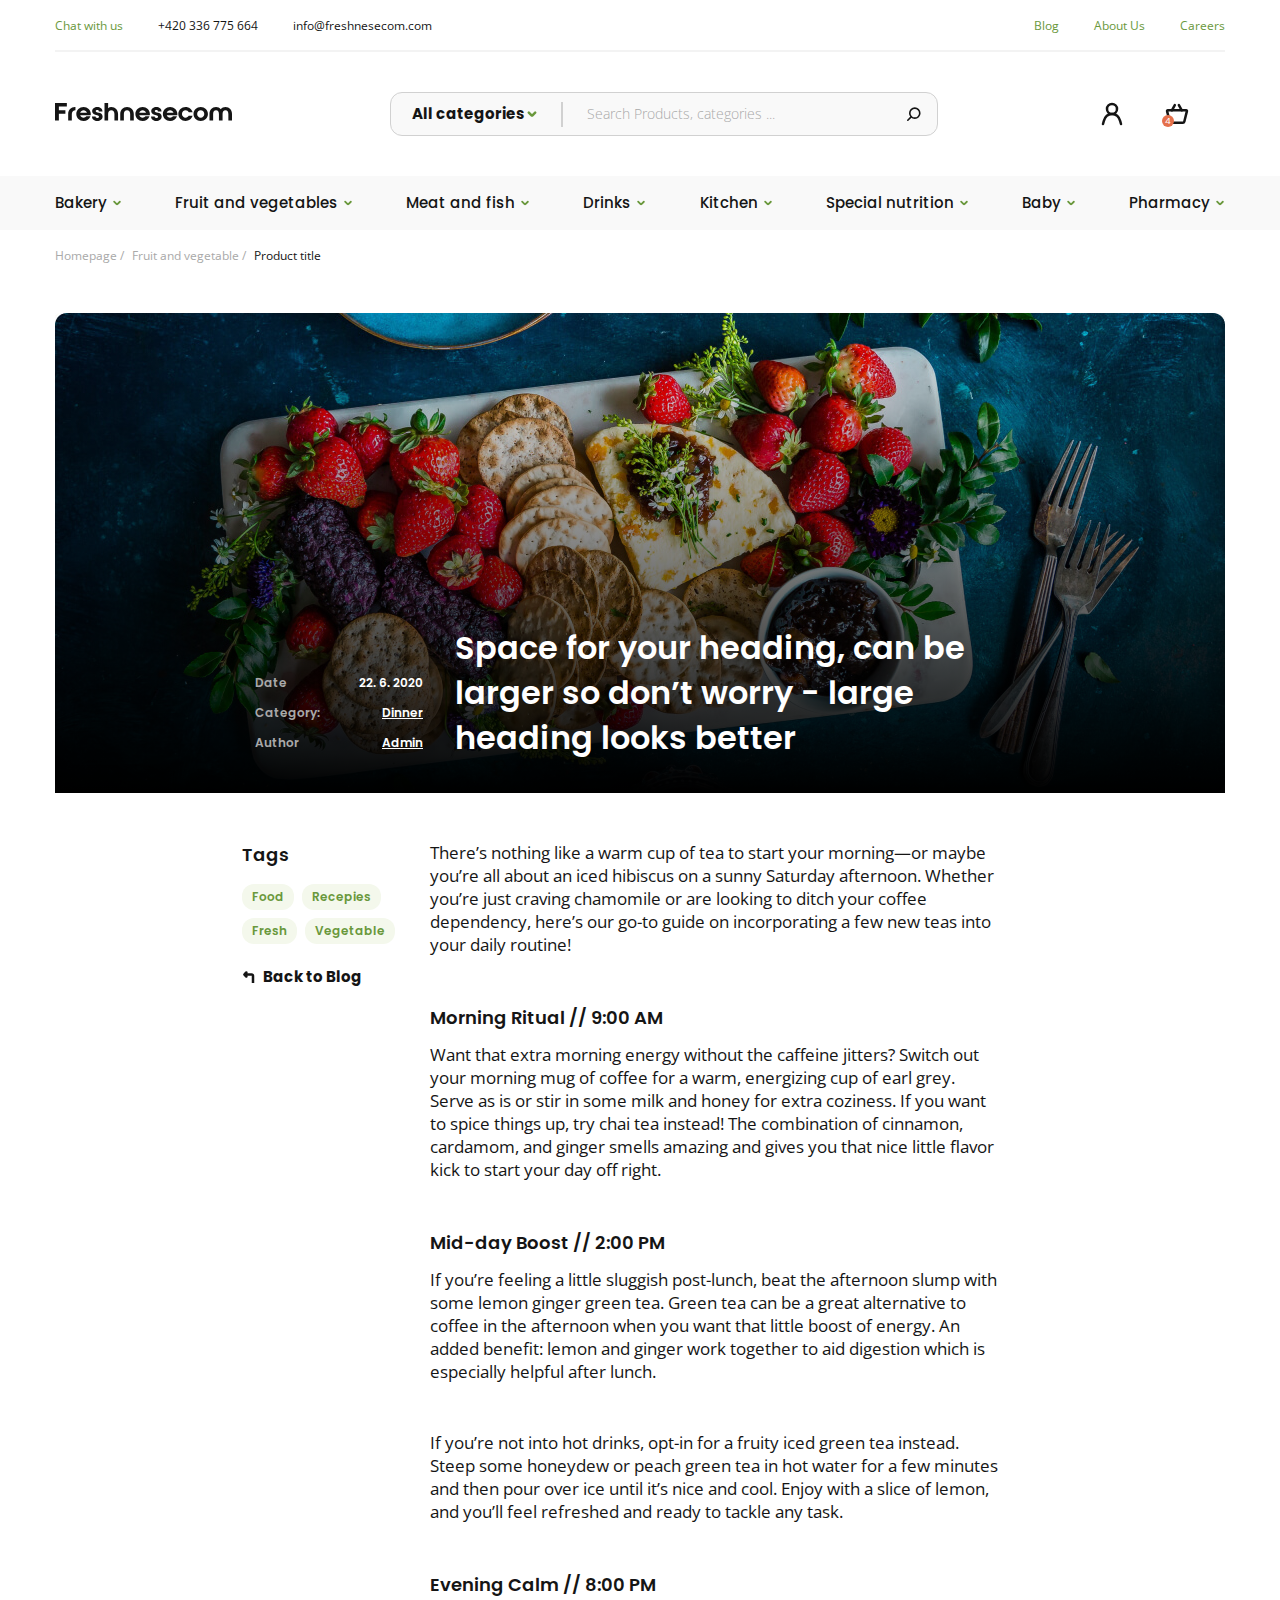
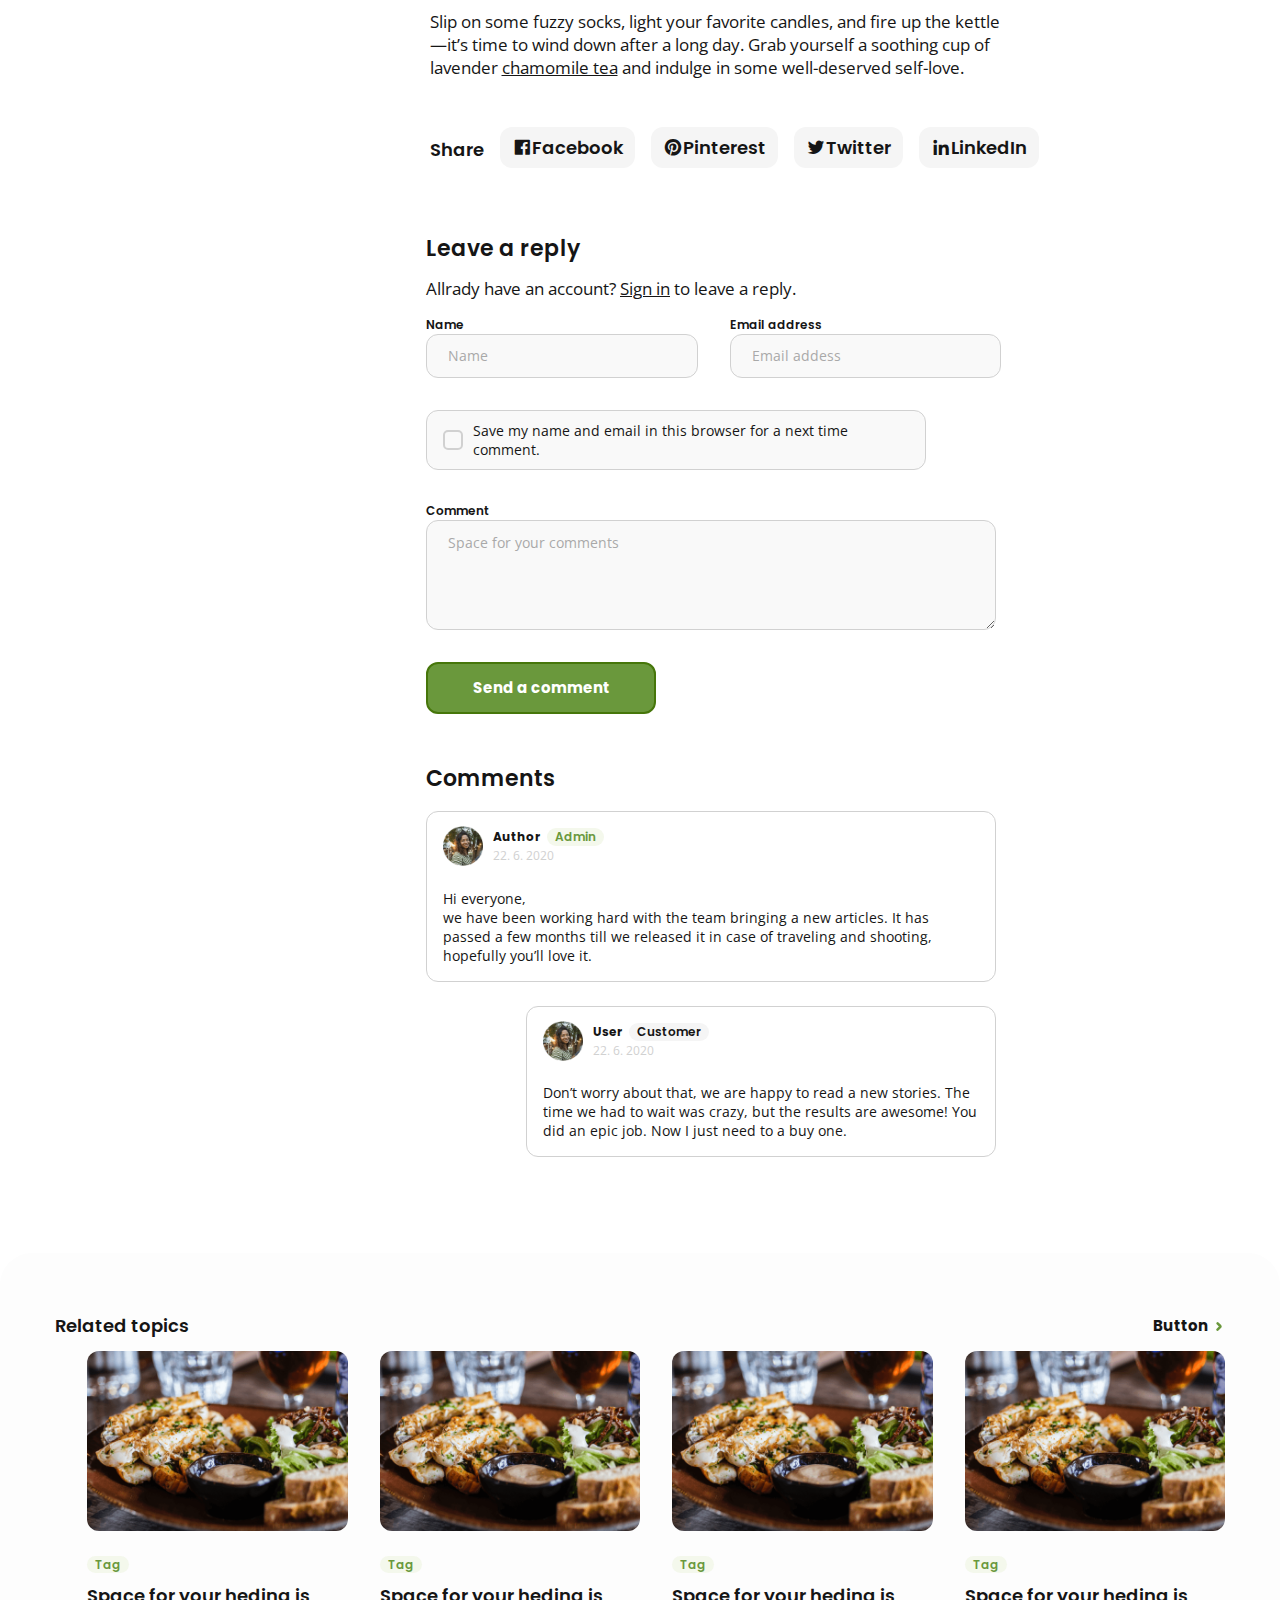
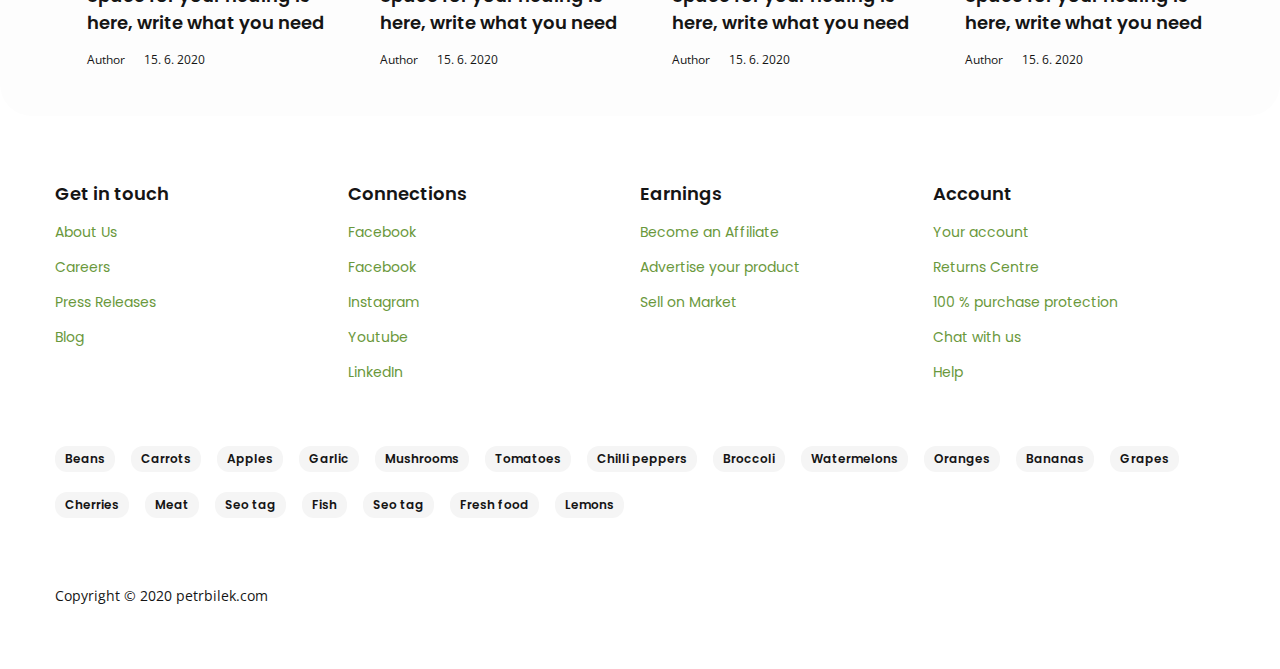
<file: detail-blog.html>
<!DOCTYPE html>
<html lang="en">
<head>
  <meta charset="UTF-8">
  <meta http-equiv="X-UA-Compatible" content="IE=edge">
  <meta name="viewport" content="width=device-width, initial-scale=1.0">
  <title>Lesson</title>
  <link href='https://unpkg.com/boxicons@2.0.9/css/boxicons.min.css' rel='stylesheet'>
  <link rel="stylesheet" href="css/flexboxgrid.min.css">
  <link rel="stylesheet" href="css/main.min.css">
</head>
<body>
    <section class="hero">
        <div class="hero__header-top header-top">
          <div class="header-top__container container">
            <div class="header-top__row row between-xs middle-xs">
              <ul class="header-top__list">
                <li class="header-top__item">
                  <a class="header-top__link" href="#">Chat with us</a>
                </li>
                <li class="header-top__item">
                  <a class="header-top__link header-top__link--tel" href="tel:+420336775664">+420 336 775 664</a>
                </li>
                <li class="header-top__item">
                  <a class="header-top__link header-top__link--email" href="mailto:info@freshnesecom.com">info@freshnesecom.com</a>
                </li>
              </ul>
              <ul class="header-top__list">
                <li class="header-top__item">
                  <a class="header-top__link" href="blogv1.html">Blog</a>
                </li>
                <li class="header-top__item">
                  <a class="header-top__link" href="#">About Us</a>
                </li>
                <li class="header-top__item">
                  <a class="header-top__link" href="#">Careers</a>
                </li>
              </ul>
            </div>
          </div>
        </div>
        <header class="hero__header header">
          <div class="header__container container">
            <div class="header__row row between-xs middle-xs">
              <a class="header__logo-link" href="index.html">
                <img class="header__logo" src="img/logo.svg" alt="logo-img" width="177" height="18">
              </a>
              <form class="header__form form" action="https://echo.htmlacademy.ru/" method="post">
                <select class="form__select" name="categories" value="All categories">
                  <option class="form__option" selected disabled hidden>All categories</option>
                  <option class="form__option">Bakery</option>
                  <option class="form__option">Fruit and vegetables</option>
                  <option class="form__option">Meat and fish</option>
                  <option class="form__option">Drinks</option>
                  <option class="form__option">Kitchen</option>
                </select>
                <label class="form__label" for="search">
                  <input class="form__input" type="search" name="searched-food" id="search" placeholder="Search Products, categories ...">
                </label>
                <button class="form__btn">
                  <img src="img/search.svg" alt="search-icon" width="15" height="15">
                </button>
              </form>
              <div class="row middle-xs">
                <button class="header__btn">
                  <img src="img/user.svg" alt="user-icon">
                </button>
                <button class="header__btn">
                  <img src="img/bag.svg" alt="bag-icon">
                  <span class="header__count">4</span>
                </button>
                <button class="header__menu">
                  <div class="line-box">
                    <span class="line line1"></span>
                    <span class="line line2"></span>
                    <span class="line line3"></span>
                  </div>
                </button>
              </div>
            </div>
          </div>
        </header>
        <nav class="hero__nav nav">
          <div class="nav__container container">
            <ul class="nav__list row between-xs middle-xs">
              <li class="nav__item">
                <a class="nav__link" href="#">Bakery</a>
                <ul class="nav__drop-down drop-down">
                  <li class="drop-down__item"><a class="drop-down__link" href="#">Bakery</a></li>
                  <li class="drop-down__item"><a class="drop-down__link" href="#">Bakery</a></li>
                  <li class="drop-down__item"><a class="drop-down__link" href="#">Bakery</a></li>
                  <li class="drop-down__item"><a class="drop-down__link" href="#">Bakery</a></li>
                  <li class="drop-down__item"><a class="drop-down__link" href="#">Bakery</a></li>
                </ul>
              </li>
              <li class="nav__item">
                <a class="nav__link" href="#">Fruit and vegetables</a>
                <ul class="nav__drop-down drop-down">
                  <li class="drop-down__item"><a class="drop-down__link" href="#">Bakery</a></li>
                  <li class="drop-down__item"><a class="drop-down__link" href="#">Bakery</a></li>
                  <li class="drop-down__item"><a class="drop-down__link" href="#">Bakery</a></li>
                  <li class="drop-down__item"><a class="drop-down__link" href="#">Bakery</a></li>
                  <li class="drop-down__item"><a class="drop-down__link" href="#">Bakery</a></li>
                </ul>
              </li>
              <li class="nav__item">
                <a class="nav__link" href="#">Meat and fish</a>
                <ul class="nav__drop-down drop-down">
                  <li class="drop-down__item"><a class="drop-down__link" href="#">Bakery</a></li>
                  <li class="drop-down__item"><a class="drop-down__link" href="#">Bakery</a></li>
                  <li class="drop-down__item"><a class="drop-down__link" href="#">Bakery</a></li>
                  <li class="drop-down__item"><a class="drop-down__link" href="#">Bakery</a></li>
                  <li class="drop-down__item"><a class="drop-down__link" href="#">Bakery</a></li>
                </ul>
              </li>
              <li class="nav__item">
                <a class="nav__link" href="#">Drinks</a>
                <ul class="nav__drop-down drop-down">
                  <li class="drop-down__item"><a class="drop-down__link" href="#">Bakery</a></li>
                  <li class="drop-down__item"><a class="drop-down__link" href="#">Bakery</a></li>
                  <li class="drop-down__item"><a class="drop-down__link" href="#">Bakery</a></li>
                  <li class="drop-down__item"><a class="drop-down__link" href="#">Bakery</a></li>
                  <li class="drop-down__item"><a class="drop-down__link" href="#">Bakery</a></li>
                </ul>
              </li>
              <li class="nav__item">
                <a class="nav__link" href="#">Kitchen</a>
                <ul class="nav__drop-down drop-down">
                  <li class="drop-down__item"><a class="drop-down__link" href="#">Bakery</a></li>
                  <li class="drop-down__item"><a class="drop-down__link" href="#">Bakery</a></li>
                  <li class="drop-down__item"><a class="drop-down__link" href="#">Bakery</a></li>
                  <li class="drop-down__item"><a class="drop-down__link" href="#">Bakery</a></li>
                  <li class="drop-down__item"><a class="drop-down__link" href="#">Bakery</a></li>
                </ul>
              </li>
              <li class="nav__item">
                <a class="nav__link" href="#">Special nutrition</a>
                <ul class="nav__drop-down drop-down">
                  <li class="drop-down__item"><a class="drop-down__link" href="#">Bakery</a></li>
                  <li class="drop-down__item"><a class="drop-down__link" href="#">Bakery</a></li>
                  <li class="drop-down__item"><a class="drop-down__link" href="#">Bakery</a></li>
                  <li class="drop-down__item"><a class="drop-down__link" href="#">Bakery</a></li>
                  <li class="drop-down__item"><a class="drop-down__link" href="#">Bakery</a></li>
                </ul>
              </li>
              <li class="nav__item">
                <a class="nav__link" href="#">Baby</a>
                <ul class="nav__drop-down drop-down">
                  <li class="drop-down__item"><a class="drop-down__link" href="#">Bakery</a></li>
                  <li class="drop-down__item"><a class="drop-down__link" href="#">Bakery</a></li>
                  <li class="drop-down__item"><a class="drop-down__link" href="#">Bakery</a></li>
                  <li class="drop-down__item"><a class="drop-down__link" href="#">Bakery</a></li>
                  <li class="drop-down__item"><a class="drop-down__link" href="#">Bakery</a></li>
                </ul>
              </li>
              <li class="nav__item">
                <a class="nav__link" href="#">Pharmacy</a>
                <ul class="nav__drop-down drop-down">
                  <li class="drop-down__item"><a class="drop-down__link" href="#">Bakery</a></li>
                  <li class="drop-down__item"><a class="drop-down__link" href="#">Bakery</a></li>
                  <li class="drop-down__item"><a class="drop-down__link" href="#">Bakery</a></li>
                  <li class="drop-down__item"><a class="drop-down__link" href="#">Bakery</a></li>
                  <li class="drop-down__item"><a class="drop-down__link" href="#">Bakery</a></li>
                </ul>
              </li>
            </ul>
          </div>
        </nav>
    </section>
    <main>
        <section class="detail-blog__heading heading">
            <div class="container">
                <ul class="fruits__top-list row middle-xs">
                    <li class="fruits__top-item"><a class="fruits__top-link" href="index.html">Homepage /</a></li>
                    <li class="fruits__top-item"><a class="fruits__top-link" href="category.html">Fruit and vegetable /</a></li>
                    <li class="fruits__top-item"><a class="fruits__top-link fruits__top-link--active" href="category.html">Product title</a></li>
                  </ul>
                <div class="heading__img-box">
                        <div class="heading__row row">
                            <ul class="heading__list">
                                <li class="heading__item row middle-xs between-xs">
                                    <p class="heading__desc">Date</p>
                                    <a class="heading__link" href="#">22. 6. 2020</a>
                                </li>
                                <li class="heading__item row middle-xs between-xs">
                                    <p class="heading__desc">Category:</p>
                                    <a class="heading__link" href="#">Dinner</a>
                                </li>
                                <li class="heading__item row middle-xs between-xs">
                                    <p class="heading__desc">Author</p>
                                    <a class="heading__link" href="#">Admin</a>
                                </li>
                            </ul>
                            <h2 class="heading__title">Space for your heading, can be larger so don’t worry - large heading looks better</h2>
                        </div>
                    </div>
                </div>
            </div>
        </section>
        <section class="tags">
            <div class="tags__container container">
                <div class="tags__row row">
                    <div class="tags__food">
                        <h2 class="tags__title">Tags</h2>
                        <ul class="tags__list row middle-xs">
                            <li class="tags__item">
                                <a class="tags__link" href="#">Food</a>
                            </li>
                            <li class="tags__item">
                                <a class="tags__link" href="#">Recepies</a>
                            </li>
                            <li class="tags__item">
                                <a class="tags__link" href="#">Fresh</a>
                            </li>
                            <li class="tags__item">
                                <a class="tags__link"  href="#">Vegetable</a>
                            </li>
                        </ul>
                        <button class="tags__btn btn" type="button">Back to Blog</button>
                    </div>
                    <div class="tags__texts">
                        <p class="tags__desc">There’s nothing like a warm cup of tea to start your morning—or maybe you’re all about an iced hibiscus on a sunny Saturday afternoon. Whether you’re just craving chamomile or are looking to ditch your coffee dependency, here’s our go-to guide on incorporating a few new teas into your daily routine! </p>
                        <h3 class="tags__time">Morning Ritual // <time>9:00 AM</time></h3>
                        <p class="tags__desc">Want that extra morning energy without the caffeine jitters? Switch out your morning mug of coffee for a warm, energizing cup of earl grey. Serve as is or stir in some milk and honey for extra coziness. If you want to spice things up, try chai tea instead! The combination of cinnamon, cardamom, and ginger smells amazing and gives you that nice little flavor kick to start your day off right.</p>
                        <h3 class="tags__time">Mid-day Boost // <time>2:00 PM</time></h3>
                        <p class="tags__desc">If you’re feeling a little sluggish post-lunch, beat the afternoon slump with some lemon ginger green tea. Green tea can be a great alternative to coffee in the afternoon when you want that little boost of energy. An added benefit: lemon and ginger work together to aid digestion which is especially helpful after lunch.</p>
                        <p class="tags__desc">If you’re not into hot drinks, opt-in for a fruity iced green tea instead. Steep some honeydew or peach green tea in hot water for a few minutes and then pour over ice until it’s nice and cool. Enjoy with a slice of lemon, and you’ll feel refreshed and ready to tackle any task. </p>
                        <h3 class="tags__time">Evening Calm // <time>8:00 PM</time></h3>
                        <p class="tags__desc">Slip on some fuzzy socks, light your favorite candles, and fire up the kettle—it’s time to wind down after a long day. Grab yourself a soothing cup of lavender <a href="#">chamomile tea</a> and indulge in some well-deserved self-love. </p>
                        <ul class="tags__icons icons row">
                            <li class="icons__item">
                                <h3 class="icons__title">Share</h3>
                            </li>
                            <li class="icons__item">
                                <a  class="row middle-xs icons__link" href="#" target="_blank">
                                    <i class='bx bxl-facebook-square'></i>
                                    <p class="icons__desc">Facebook</p>
                                </a>
                            </li>
                            <li class="icons__item">
                                <a  class="row middle-xs icons__link" href="#" target="_blank">
                                    <i class='bx bxl-pinterest' ></i>
                                    <p class="icons__desc">Pinterest</p>
                                </a>
                            </li>
                            <li class="icons__item">
                                <a  class="row middle-xs icons__link" href="#" target="_blank">
                                    <i class='bx bxl-twitter' ></i>
                                    <p class="icons__desc">Twitter</p>
                                </a>
                            </li>
                            <li class="icons__item">    
                                <a  class="row middle-xs icons__link" href="#" target="_blank">
                                    <i class='bx bxl-linkedin' ></i>
                                    <p class="icons__desc">LinkedIn</p>
                                </a>
                            </li>
                        </ul>
                    </div>
                </div>
            </div>
        </section>
        <section class="leave">
            <div class="leave__container container">
                <div class="leave__main-row">
                    <h2 class="leave__title">Leave a reply</h2>
                    <p class="leave__desc">Allrady have an account? <a class="leave__sing-in" href="#">Sign in</a> to leave a reply.</p>
                    <form class="leave__form" action="https://echo.htmlacademy.ru/" method="post">
                        <div class="leave__row row">
                            <div class="leave__inputs-box leave__inputs-user">
                                <label class="leave__label" for="user-name">Name</label>
                                <input class="leave__input" type="text" name="user-name" id="user-name" required placeholder="Name">
                            </div>
                            <div class="leave__inputs-box leave__inputs-user">
                                <label class="leave__label" for="user-name">Email address</label>
                                <input class="leave__input" type="text" name="user-name" id="user-name" required placeholder="Email addess">
                            </div>
                        </div>
                            <div class="leave__inputs-box leave__inputs--save-comment">
                                <input class="filtres__inp filtres__inp--check" type="checkbox" name="save-email" id="save">
                                <label class="filtres__label filtres__inp--label" for="save">Save my name and email in this browser for a next time comment.</label>
                            </div>
                            <div class="leave__inputs-box">
                                <label class="leave__label" for="user-message">Comment</label>
                                <textarea class="leave__textarea" name="user-message" id="user-message" placeholder="Space for your comments"></textarea>
                            </div>
                            <button class="leave__btn btn">Send a comment</button>
                    </form>
                    <div class="leave__comments comments">
                        <h2 class="comments__title">Comments</h2>
                        <div class="comments__box">
                            <div class="comments__user">
                                <div class="row middle-xs">
                                    <h3 class="comments__name">Author</h3>
                                    <span class="comments__spam">Admin</span>
                                </div>
                                <time class="comments__time" datetime="22-06-2020">22. 6. 2020</time>
                            </div>
                            <p class="comments__desc">Hi everyone, <br> we have been working hard with the team bringing a new articles. It has passed a few months till we released it in case of traveling and shooting, hopefully you’ll love it.</p>
                        </div>
                        <div class="comments__box">
                            <div class="comments__user">
                                <div class="row middle-xs">
                                    <h3 class="comments__name">User</h3>
                                    <span class="comments__spam">Customer</span>
                                </div>
                                <time class="comments__time" datetime="22-06-2020">22. 6. 2020</time>
                            </div>
                            <p class="comments__desc">Don’t worry about that, we are happy to read a new stories. The time we had to wait was crazy, but the results are awesome! You did an epic job. Now I just need to a buy one.</p>
                        </div>
                    </div>
                </div>
            </div>
        </section>
        <section class="topics">
            <div class="topics__container container">
                <div class="row middle-xs between-xs">
                    <h2 class="customers__title">Related topics</h2>
                    <button class="customers__btn btn">Button</button>
                </div>
                <ul class="topics__list row between-xs">
                    <li class="topics__item col-md-3 col-sm-6 col-xs-12">
                        <div class="topics__img-box">
                            <img src="/img/fast-food.png" alt="foo">
                        </div>
                        <span class="comments__spam">Tag</span>
                        <h3 class="topics__title">Space for your heding is here, write what you need</h3>
                        <p class="topics__desc">Author <time datetime="15-06-2020">15. 6. 2020</time></p>
                    </li> 
                    <li class="topics__item col-md-3 col-sm-6 col-xs-12">
                        <div class="topics__img-box">
                            <img src="/img/fast-food.png" alt="foo">
                        </div>
                        <span class="comments__spam">Tag</span>
                        <h3 class="topics__title">Space for your heding is here, write what you need</h3>
                        <p class="topics__desc">Author <time datetime="15-06-2020">15. 6. 2020</time></p>
                    </li> 
                    <li class="topics__item col-md-3 col-sm-6 col-xs-12">
                        <div class="topics__img-box">
                            <img src="/img/fast-food.png" alt="foo">
                        </div>
                        <span class="comments__spam">Tag</span>
                        <h3 class="topics__title">Space for your heding is here, write what you need</h3>
                        <p class="topics__desc">Author <time datetime="15-06-2020">15. 6. 2020</time></p>
                    </li> 
                    <li class="topics__item col-md-3 col-sm-6 col-xs-12">
                        <div class="topics__img-box">
                            <img src="/img/fast-food.png" alt="foo">
                        </div>
                        <span class="comments__spam">Tag</span>
                        <h3 class="topics__title">Space for your heding is here, write what you need</h3>
                        <p class="topics__desc">Author <time datetime="15-06-2020">15. 6. 2020</time></p>
                    </li> 
                </ul>
            </div>
        </section>
    </main>
    <footer class="footer">
        <div class="footer__container container">
          <ul class="footer__list row between-xs">
            <li class="footer__item footer-about col-md-3 col-sm-6 col-xs-12">
              <h2 class="footer-about__title">Get in touch</h2>
              <ul class="footer-about__list">
                <li class="footer-about__item"><a class="footer-about__link" href="#">About Us</a></li>
                <li class="footer-about__item"><a class="footer-about__link" href="#">Careers</a></li>
                <li class="footer-about__item"><a class="footer-about__link" href="#">Press Releases</a></li>
                <li class="footer-about__item"><a class="footer-about__link" href="#">Blog</a></li>
              </ul>
            </li>
            <li class="footer__item footer-about col-md-3 col-sm-6 col-xs-12">
              <h2 class="footer-about__title">Connections</h2>
              <ul class="footer-about__list">
                <li class="footer-about__item"><a class="footer-about__link" href="#" target="_blank">Facebook</a></li>
                <li class="footer-about__item"><a class="footer-about__link" href="#" target="_blank">Facebook</a></li>
                <li class="footer-about__item"><a class="footer-about__link" href="#" target="_blank">Instagram</a></li>
                <li class="footer-about__item"><a class="footer-about__link" href="#" target="_blank">Youtube</a></li>
                <li class="footer-about__item"><a class="footer-about__link" href="#" target="_blank">LinkedIn</a></li>
              </ul>
            </li>
            <li class="footer__item footer-about col-md-3 col-sm-6 col-xs-12">
              <h2 class="footer-about__title">Earnings</h2>
              <ul class="footer-about__list">
                <li class="footer-about__item"><a class="footer-about__link" href="#">Become an Affiliate</a></li>
                <li class="footer-about__item"><a class="footer-about__link" href="#">Advertise your product</a></li>
                <li class="footer-about__item"><a class="footer-about__link" href="#">Sell on Market</a></li>
              </ul>
            </li>
            <li class="footer__item footer-about col-md-3 col-sm-6 col-xs-12">
              <h2 class="footer-about__title">Account</h2>
              <ul class="footer-about__list">
                <li class="footer-about__item"><a class="footer-about__link" href="#">Your account</a></li>
                <li class="footer-about__item"><a class="footer-about__link" href="#">Returns Centre</a></li>
                <li class="footer-about__item"><a class="footer-about__link" href="#">100 % purchase protection</a></li>
                <li class="footer-about__item"><a class="footer-about__link" href="#" target="_blank">Chat with us</a></li>
                <li class="footer-about__item"><a class="footer-about__link" href="#">Help</a></li>
              </ul>
            </li>
          </ul>
          <ul class="row middle-xs footer__product-tags product-tags">
              <li class="product-tags__item">
                <a class="product-tags__link" href="#" target="_blank">Beans</a>
              </li>
              <li class="product-tags__item">
                <a class="product-tags__link" href="#" target="_blank">Carrots</a>
              </li>
              <li class="product-tags__item">
                <a class="product-tags__link" href="#" target="_blank">Apples</a>
              </li>
              <li class="product-tags__item">
                <a class="product-tags__link" href="#" target="_blank">Garlic</a>
              </li>
              <li class="product-tags__item">
                <a class="product-tags__link" href="#" target="_blank">Mushrooms</a>
              </li>
              <li class="product-tags__item">
                <a class="product-tags__link" href="#" target="_blank">Tomatoes</a>
              </li>
              <li class="product-tags__item">
                <a class="product-tags__link" href="#" target="_blank">Chilli peppers</a>
              </li>
              <li class="product-tags__item">
                <a class="product-tags__link" href="#" target="_blank">Broccoli</a>
              </li>
              <li class="product-tags__item">
                <a class="product-tags__link" href="#" target="_blank">Watermelons</a>
              </li>
              <li class="product-tags__item">
                <a class="product-tags__link" href="#" target="_blank">Oranges</a>
              </li>
              <li class="product-tags__item">
                <a class="product-tags__link" href="#" target="_blank">Bananas</a>
              </li>
              <li class="product-tags__item">
                <a class="product-tags__link" href="#" target="_blank">Grapes</a>
              </li>
              <li class="product-tags__item">
                <a class="product-tags__link" href="#" target="_blank">Cherries</a>
              </li>
              <li class="product-tags__item">
                <a class="product-tags__link" href="#" target="_blank">Meat</a>
              </li>
              <li class="product-tags__item">
                <a class="product-tags__link" href="#" target="_blank">Seo tag</a>
              </li>
              <li class="product-tags__item">
                <a class="product-tags__link" href="#" target="_blank">Fish</a>
              </li>
              <li class="product-tags__item">
                <a class="product-tags__link" href="#" target="_blank">Seo tag</a>
              </li>
              <li class="product-tags__item">
                <a class="product-tags__link" href="#" target="_blank">Fresh food</a>
              </li>
              <li class="product-tags__item">
                <a class="product-tags__link" href="#" target="_blank">Lemons</a>
              </li>
          </ul>
          <p class="footer__desc">Copyright © 2020 petrbilek.com</p>
        </div>
    </footer>
  <script src="js/main.js"></script>
</body>
</html>
</file>
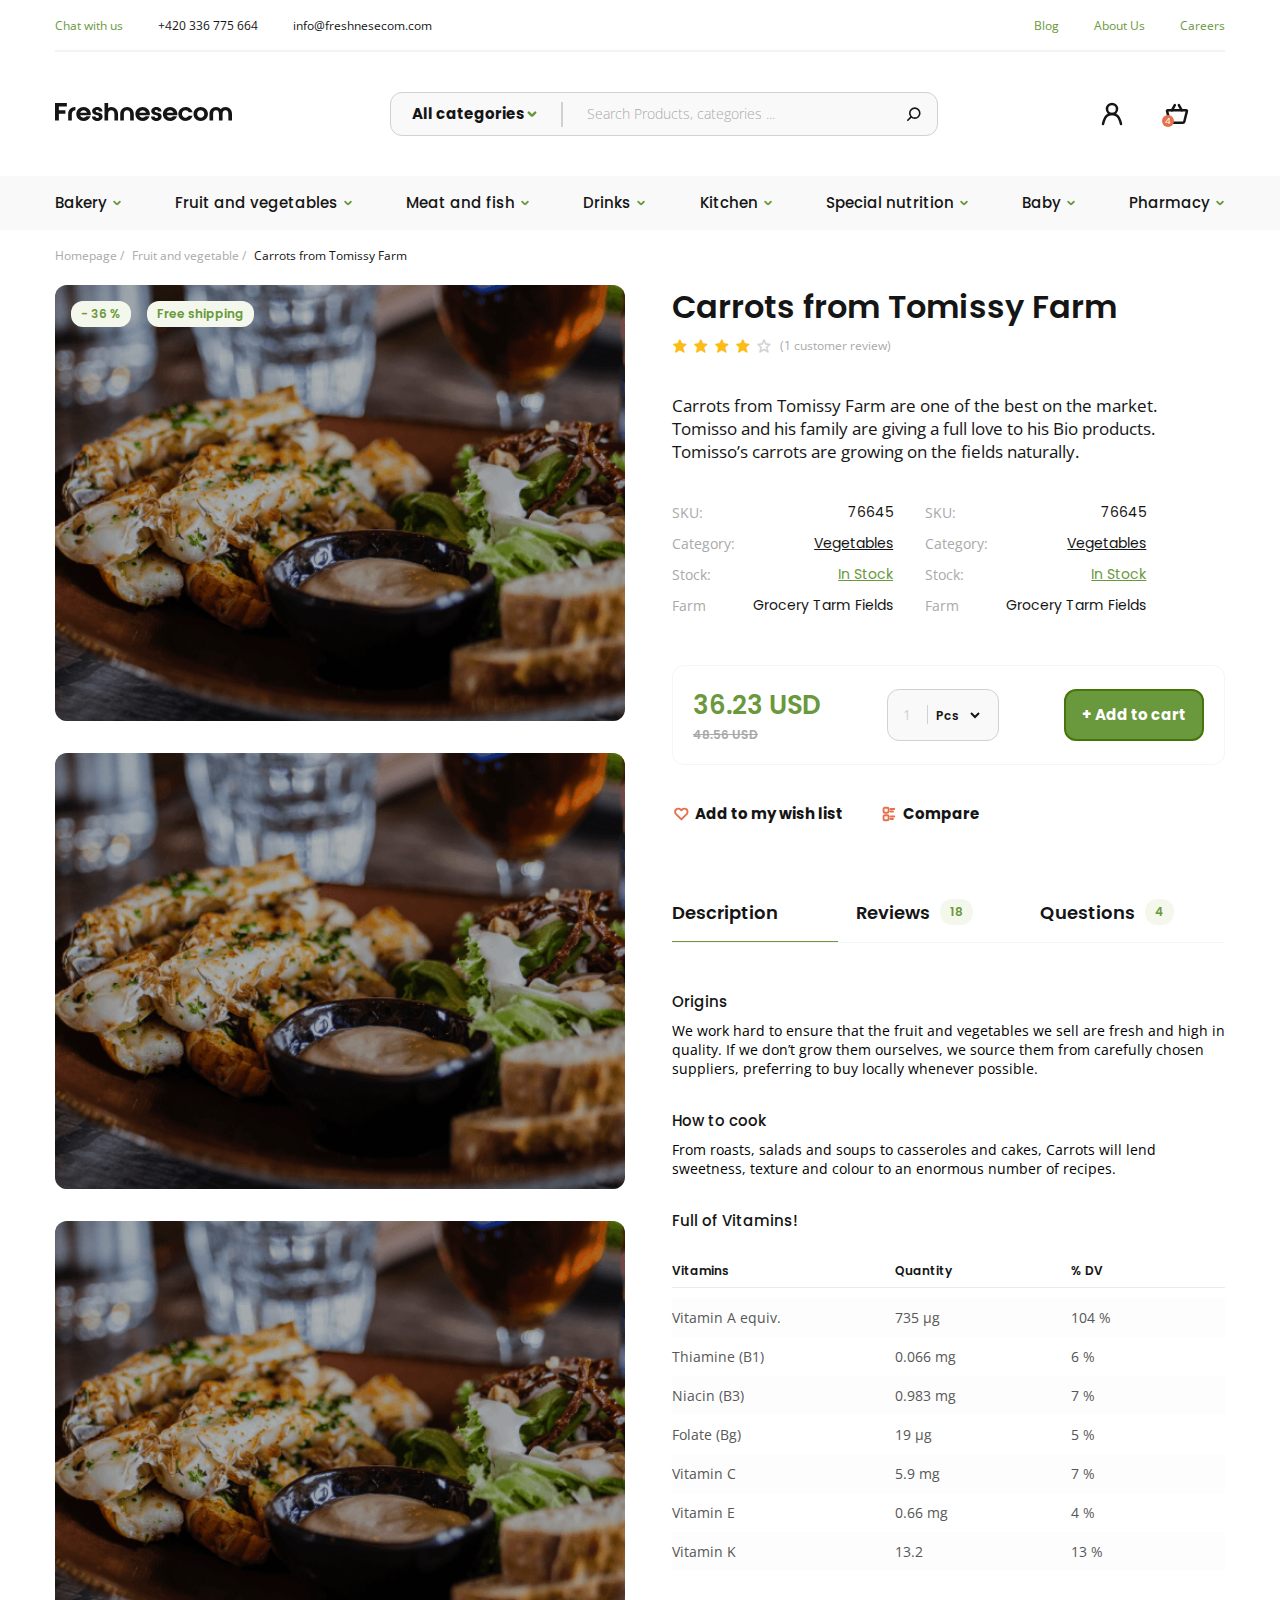
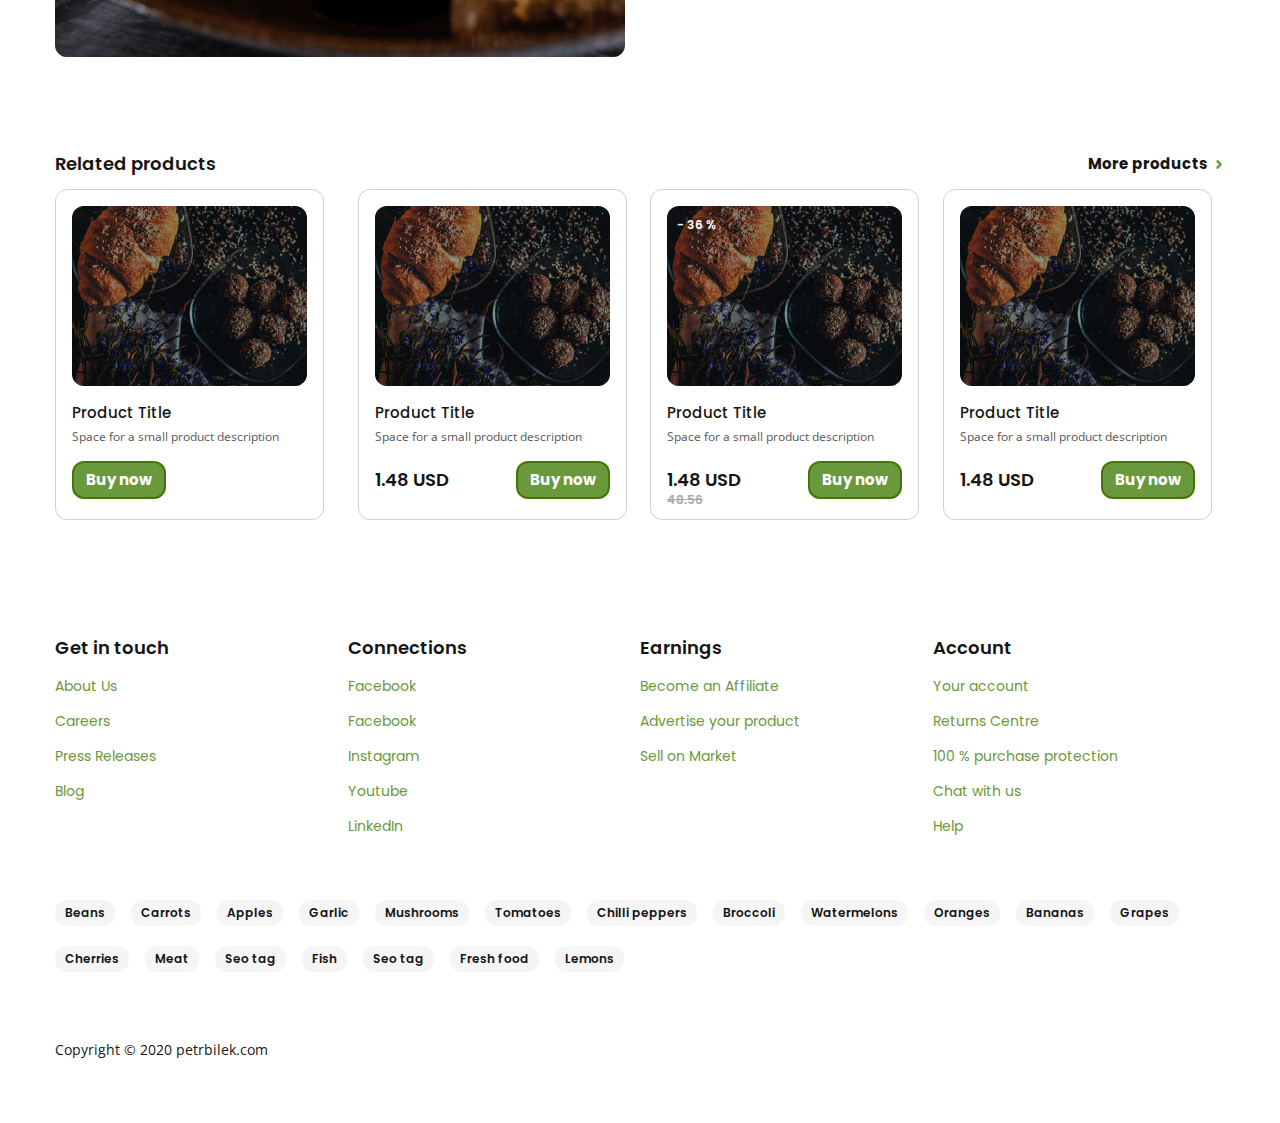
<file: detail.html>
<!DOCTYPE html>
<html lang="en">
<head>
  <meta charset="UTF-8">
  <meta http-equiv="X-UA-Compatible" content="IE=edge">
  <meta name="viewport" content="width=device-width, initial-scale=1.0">
  <title>Lesson</title>
  <link href='https://unpkg.com/boxicons@2.0.9/css/boxicons.min.css' rel='stylesheet'>
  <link rel="stylesheet" href="css/flexboxgrid.min.css">
  <link rel="stylesheet" href="css/main.min.css">
</head>
<body>
    <section class="hero">
        <div class="hero__header-top header-top">
          <div class="header-top__container container">
            <div class="header-top__row row between-xs middle-xs">
              <ul class="header-top__list">
                <li class="header-top__item">
                  <a class="header-top__link" href="#">Chat with us</a>
                </li>
                <li class="header-top__item">
                  <a class="header-top__link header-top__link--tel" href="tel:+420336775664">+420 336 775 664</a>
                </li>
                <li class="header-top__item">
                  <a class="header-top__link header-top__link--email" href="mailto:info@freshnesecom.com">info@freshnesecom.com</a>
                </li>
              </ul>
              <ul class="header-top__list">
                <li class="header-top__item">
                  <a class="header-top__link" href="blogv1.html">Blog</a>
                </li>
                <li class="header-top__item">
                  <a class="header-top__link" href="#">About Us</a>
                </li>
                <li class="header-top__item">
                  <a class="header-top__link" href="#">Careers</a>
                </li>
              </ul>
            </div>
          </div>
        </div>
        <header class="hero__header header">
          <div class="header__container container">
            <div class="header__row row between-xs middle-xs">
              <a class="header__logo-link" href="index.html">
                <img class="header__logo" src="img/logo.svg" alt="logo-img" width="177" height="18">
              </a>
              <form class="header__form form" action="https://echo.htmlacademy.ru/" method="post">
                <select class="form__select" name="categories" value="All categories">
                  <option class="form__option" selected disabled hidden>All categories</option>
                  <option class="form__option">Bakery</option>
                  <option class="form__option">Fruit and vegetables</option>
                  <option class="form__option">Meat and fish</option>
                  <option class="form__option">Drinks</option>
                  <option class="form__option">Kitchen</option>
                </select>
                <label class="form__label" for="search">
                  <input class="form__input" type="search" name="searched-food" id="search" placeholder="Search Products, categories ...">
                </label>
                <button class="form__btn">
                  <img src="img/search.svg" alt="search-icon" width="15" height="15">
                </button>
              </form>
              <div class="row middle-xs">
                <button class="header__btn">
                  <img src="img/user.svg" alt="user-icon">
                </button>
                <button class="header__btn">
                  <img src="img/bag.svg" alt="bag-icon">
                  <span class="header__count">4</span>
                </button>
                <button class="header__menu">
                  <div class="line-box">
                    <span class="line line1"></span>
                    <span class="line line2"></span>
                    <span class="line line3"></span>
                  </div>
                </button>
              </div>
            </div>
          </div>
        </header>
        <nav class="hero__nav nav">
          <div class="nav__container container">
            <ul class="nav__list row between-xs middle-xs">
              <li class="nav__item">
                <a class="nav__link" href="#">Bakery</a>
                <ul class="nav__drop-down drop-down">
                  <li class="drop-down__item"><a class="drop-down__link" href="#">Bakery</a></li>
                  <li class="drop-down__item"><a class="drop-down__link" href="#">Bakery</a></li>
                  <li class="drop-down__item"><a class="drop-down__link" href="#">Bakery</a></li>
                  <li class="drop-down__item"><a class="drop-down__link" href="#">Bakery</a></li>
                  <li class="drop-down__item"><a class="drop-down__link" href="#">Bakery</a></li>
                </ul>
              </li>
              <li class="nav__item">
                <a class="nav__link" href="#">Fruit and vegetables</a>
                <ul class="nav__drop-down drop-down">
                  <li class="drop-down__item"><a class="drop-down__link" href="#">Bakery</a></li>
                  <li class="drop-down__item"><a class="drop-down__link" href="#">Bakery</a></li>
                  <li class="drop-down__item"><a class="drop-down__link" href="#">Bakery</a></li>
                  <li class="drop-down__item"><a class="drop-down__link" href="#">Bakery</a></li>
                  <li class="drop-down__item"><a class="drop-down__link" href="#">Bakery</a></li>
                </ul>
              </li>
              <li class="nav__item">
                <a class="nav__link" href="#">Meat and fish</a>
                <ul class="nav__drop-down drop-down">
                  <li class="drop-down__item"><a class="drop-down__link" href="#">Bakery</a></li>
                  <li class="drop-down__item"><a class="drop-down__link" href="#">Bakery</a></li>
                  <li class="drop-down__item"><a class="drop-down__link" href="#">Bakery</a></li>
                  <li class="drop-down__item"><a class="drop-down__link" href="#">Bakery</a></li>
                  <li class="drop-down__item"><a class="drop-down__link" href="#">Bakery</a></li>
                </ul>
              </li>
              <li class="nav__item">
                <a class="nav__link" href="#">Drinks</a>
                <ul class="nav__drop-down drop-down">
                  <li class="drop-down__item"><a class="drop-down__link" href="#">Bakery</a></li>
                  <li class="drop-down__item"><a class="drop-down__link" href="#">Bakery</a></li>
                  <li class="drop-down__item"><a class="drop-down__link" href="#">Bakery</a></li>
                  <li class="drop-down__item"><a class="drop-down__link" href="#">Bakery</a></li>
                  <li class="drop-down__item"><a class="drop-down__link" href="#">Bakery</a></li>
                </ul>
              </li>
              <li class="nav__item">
                <a class="nav__link" href="#">Kitchen</a>
                <ul class="nav__drop-down drop-down">
                  <li class="drop-down__item"><a class="drop-down__link" href="#">Bakery</a></li>
                  <li class="drop-down__item"><a class="drop-down__link" href="#">Bakery</a></li>
                  <li class="drop-down__item"><a class="drop-down__link" href="#">Bakery</a></li>
                  <li class="drop-down__item"><a class="drop-down__link" href="#">Bakery</a></li>
                  <li class="drop-down__item"><a class="drop-down__link" href="#">Bakery</a></li>
                </ul>
              </li>
              <li class="nav__item">
                <a class="nav__link" href="#">Special nutrition</a>
                <ul class="nav__drop-down drop-down">
                  <li class="drop-down__item"><a class="drop-down__link" href="#">Bakery</a></li>
                  <li class="drop-down__item"><a class="drop-down__link" href="#">Bakery</a></li>
                  <li class="drop-down__item"><a class="drop-down__link" href="#">Bakery</a></li>
                  <li class="drop-down__item"><a class="drop-down__link" href="#">Bakery</a></li>
                  <li class="drop-down__item"><a class="drop-down__link" href="#">Bakery</a></li>
                </ul>
              </li>
              <li class="nav__item">
                <a class="nav__link" href="#">Baby</a>
                <ul class="nav__drop-down drop-down">
                  <li class="drop-down__item"><a class="drop-down__link" href="#">Bakery</a></li>
                  <li class="drop-down__item"><a class="drop-down__link" href="#">Bakery</a></li>
                  <li class="drop-down__item"><a class="drop-down__link" href="#">Bakery</a></li>
                  <li class="drop-down__item"><a class="drop-down__link" href="#">Bakery</a></li>
                  <li class="drop-down__item"><a class="drop-down__link" href="#">Bakery</a></li>
                </ul>
              </li>
              <li class="nav__item">
                <a class="nav__link" href="#">Pharmacy</a>
                <ul class="nav__drop-down drop-down">
                  <li class="drop-down__item"><a class="drop-down__link" href="#">Bakery</a></li>
                  <li class="drop-down__item"><a class="drop-down__link" href="#">Bakery</a></li>
                  <li class="drop-down__item"><a class="drop-down__link" href="#">Bakery</a></li>
                  <li class="drop-down__item"><a class="drop-down__link" href="#">Bakery</a></li>
                  <li class="drop-down__item"><a class="drop-down__link" href="#">Bakery</a></li>
                </ul>
              </li>
            </ul>
          </div>
        </nav>
    </section>
    <main>
        <section class="detail">
            <div class="detail__container container">
              <ul class="fruits__top-list row middle-xs">
                <li class="fruits__top-item"><a class="fruits__top-link" href="index.html">Homepage /</a></li>
                <li class="fruits__top-item"><a class="fruits__top-link" href="category.html">Fruit and vegetable /</a></li>
                <li class="fruits__top-item"><a class="fruits__top-link fruits__top-link--active" href="category.html">Carrots from Tomissy Farm</a></li>
              </ul>
                <div class="detail__row row between-xs">
                    <div class="detail__col col-md-6 col-xs-12">
                        <div class="detail__img-box">
                            <div class="detail__sale-box">
                                <span class="detail__sale">- 36 %</span> <span class="detail__sale">Free shipping</span>
                            </div>
                            <img class="detail__img" src="img/fast-food.png" alt="food-img">
                        </div>
                        <div class="detail__img-box">
                            <img class="detail__img" src="img/fast-food.png" alt="food-img">
                        </div>
                        <div class="detail__img-box">
                            <img class="detail__img" src="img/fast-food.png" alt="food-img">
                        </div>
                    </div>
                    <div class="detail__col col-md-6 col-xs-12">
                        <h2 class="detail__title">Carrots from Tomissy Farm</h2>
                        <div class="detail__stars row middle-xs">
                            <i class='bx bxs-star'></i>
                            <i class='bx bxs-star'></i>
                            <i class='bx bxs-star'></i>
                            <i class='bx bxs-star'></i> 
                            <i class='bx bx-star'></i>
                            <span class="detail__review">(1 customer review)</span>
                        </div>
                        <p class="detail__desc">Carrots from Tomissy Farm are one of the best on the market. Tomisso and his family are giving a full love to his Bio products. Tomisso’s carrots are growing on the fields naturally.</p>
                        <div class="row detail__list-row">
                            <ul class="detail__list">
                                <li class="detail__item row middle-xs between-xs">
                                    <span class="detail__about">SKU:</span>
                                    <a class="detail__link" href="#">76645</a>
                                </li>
                                <li class="detail__item row middle-xs between-xs">
                                    <span class="detail__about">Category:</span>
                                    <a class="detail__link" href="#">Vegetables</a>
                                </li>
                                <li class="detail__item row middle-xs between-xs">
                                    <span class="detail__about">Stock:</span>
                                    <a class="detail__link" href="#">In Stock</a>
                                </li>
                                <li class="detail__item row middle-xs between-xs">
                                    <span class="detail__about">Farm</span>
                                    <a class="detail__link" href="#">Grocery Tarm Fields</a>
                                </li>
                            </ul>
                            <ul class="detail__list">
                                <li class="detail__item row middle-xs between-xs">
                                    <span class="detail__about">SKU:</span>
                                    <a class="detail__link" href="#">76645</a>
                                </li>
                                <li class="detail__item row middle-xs between-xs">
                                    <span class="detail__about">Category:</span>
                                    <a class="detail__link" href="#">Vegetables</a>
                                </li>
                                <li class="detail__item row middle-xs between-xs">
                                    <span class="detail__about">Stock:</span>
                                    <a class="detail__link" href="#">In Stock</a>
                                </li>
                                <li class="detail__item row middle-xs between-xs">
                                    <span class="detail__about">Farm</span>
                                    <a class="detail__link" href="#">Grocery Tarm Fields</a>
                                </li>
                            </ul>

                        </div>
                        <form class="detail__form row between-xs middle-xs" action="https://echo.htmlacademy.ru/" method="post">
                            <div>
                                <h2 class="detail__usd">36.23 USD</h2>
                                <span class="detail__discount">48.56 USD</span>
                            </div>
                            <div class="detail__select-box">
                                <span class="detail__count">1</span>
                                <select  class="detail__select">
                                    <option value="Pcs" hidden>Pcs</option>
                                    <option >food</option>
                                    <option >food</option>
                                </select>
                            </div>
                            <a class="detail__btn btn" href="checkout.html">+ Add to cart</a>
                        </form>
                        <div class="detail__buttons-box">
                            <button class="detail__wish-bnt btn">Add to my wish list</button>
                            <button class="detail__compare--btn btn">Compare</button>
                        </div>
                        <div class="detail__origins origins">
                            <ul class="origins__list">
                                <li class="origins__item row middle-xs origins__item--active">
                                    <h2 class="origins__title">Description</h2>
                                </li>
                                <li class="origins__item row middle-xs">
                                    <h2 class="origins__title">Reviews</h2>
                                    <span class="detail__sale origins__sale">18</span>
                                </li>
                                <li class="origins__item row middle-xs">
                                    <h2 class="origins__title">Questions</h2>
                                    <span class="detail__sale origins__sale">4</span>
                                </li>
                            </ul>
                            <div class="detail__cook cook">
                                <h3 class="cook__title">Origins</h3>
                                <p class="cook__desc">We work hard to ensure that the fruit and vegetables we sell are fresh and high in quality. If we don’t grow them ourselves, we source them from carefully chosen suppliers, preferring to buy locally whenever possible.</p>
                                <h3 class="cook__title">How to cook</h3>
                                <p class="cook__desc">From roasts, salads and soups to casseroles and cakes, Carrots will lend sweetness, texture and colour to an enormous number of recipes.</p>
                            </div>
                            <div class="detail__table">
                                <h2 class="vitamins">Full of Vitamins!</h2>
                                <div class="table">
                                    <ul class="table__list">
                                        <li class="table__item">
                                            <h4 class="table__title">Vitamins</h4>
                                        </li>
                                        <li class="table__item">
                                            <p class="table__desc">Vitamin A equiv.</p>
                                        </li>
                                        <li class="table__item">
                                            <p class="table__desc">Thiamine (B1)</p>
                                        </li>
                                        <li class="table__item">    
                                            <p class="table__desc">Niacin (B3)</p>
                                        </li>
                                        <li class="table__item">
                                            <p class="table__desc">Folate (Bg)</p>
                                        </li>
                                        <li class="table__item">    
                                            <p class="table__desc">Vitamin C</p>
                                        </li>
                                        <li class="table__item">    
                                            <p class="table__desc">Vitamin E</p>
                                        </li>
                                        <li class="table__item">
                                            <p class="table__desc">Vitamin K</p>
                                        </li>
                                    </ul>
                                    <ul class="table__list">
                                        <li class="table__item">
                                            <h4 class="table__title">Quantity</h4>
                                        </li>
                                        <li class="table__item">
                                            <p class="table__desc">735 μg</p>
                                        </li>
                                        <li class="table__item">
                                            <p class="table__desc">0.066 mg</p>
                                        </li>
                                        <li class="table__item">    
                                            <p class="table__desc">0.983 mg</p>
                                        </li>
                                        <li class="table__item">
                                            <p class="table__desc">19 μg</p>
                                        </li>
                                        <li class="table__item">    
                                            <p class="table__desc">5.9 mg</p>
                                        </li>
                                        <li class="table__item">    
                                            <p class="table__desc">0.66 mg</p>
                                        </li>
                                        <li class="table__item">
                                            <p class="table__desc">13.2</p>
                                        </li>
                                    </ul>
                                    <ul class="table__list">
                                        <li class="table__item">
                                            <h4 class="table__title">% DV</h4>
                                        </li>
                                        <li class="table__item">
                                            <p class="table__desc">104 %</p>
                                        </li>
                                        <li class="table__item">
                                            <p class="table__desc">6 %</p>
                                        </li>
                                        <li class="table__item">    
                                            <p class="table__desc">7 %</p>
                                        </li>
                                        <li class="table__item">
                                            <p class="table__desc">5 %</p>
                                        </li>
                                        <li class="table__item">    
                                            <p class="table__desc">7 %</p>
                                        </li>
                                        <li class="table__item">    
                                            <p class="table__desc">4 %</p>
                                        </li>
                                        <li class="table__item">
                                            <p class="table__desc">13 %</p>
                                        </li>
                                    </ul>
                                </div>
                            </div>
                        </div>
                    </div>
                </div>
            </div>
        </section>
        <section class="related-products">
            <div class="container">
                <div class="row middle-xs between-xs">
                    <h2 class="customers__title">Related products</h2>
                    <a class="customers__btn btn" href="#">More products</a>
                </div>
                <div class="row between-xs">
                    <div class="product__col col-md-3 col-sm-6 col-xs-12">
                      <div class="product__price price">
                          <div class="price__img-box">
                            <img class="price__img" src="img/food.jpg" alt="food-img">
                          </div>
                          <h2 class="price__title">Product Title</h2>
                          <p class="price__desc">Space for a small product description</p>
                          <div class="price__row row middle-xs between-xs">
                            <a class="price__btn btn" href="detail-blog.html">Buy now</a>
                          </div>
                      </div>
                    </div>
                    <div class="product__col col-md-3 col-sm-6 col-xs-12">
                      <div class="product__price price">
                          <div class="price__img-box">
                            <img class="price__img" src="img/food.jpg" alt="food-img">
                          </div>
                          <h2 class="price__title">Product Title</h2>
                          <p class="price__desc">Space for a small product description</p>
                          <div class="price__row row middle-xs between-xs">
                            <span class="price__usd">1.48 USD</span>
                            <a class="price__btn btn" href="detail-blog.html">Buy now</a>
                          </div>  
                      </div>
                    </div>
                    <div class="product__col col-md-3 col-sm-6 col-xs-12">
                    <div class="product__price price">
                        <div class="price__img-box">
                          <span class="price__sale">- 36 %</span>
                          <img class="price__img" src="img/food.jpg" alt="food-img">
                        </div>
                        <h2 class="price__title">Product Title</h2>
                        <p class="price__desc">Space for a small product description</p>
                        <div class="price__row row middle-xs between-xs">
                          <span class="price__usd">1.48 USD</span>
                          <span class="price__discover">48.56</span>
                          <a class="price__btn btn" href="detail-blog.html">Buy now</a>
                        </div>  
                    </div>
                    </div>
                    <div class="product__col col-md-3 col-sm-6 col-xs-12">
                    <div class="product__price price">
                        <div class="price__img-box">
                          <img class="price__img" src="img/food.jpg" alt="food-img">
                        </div>
                        <h2 class="price__title">Product Title</h2>
                        <p class="price__desc">Space for a small product description</p>
                        <div class="price__row row middle-xs between-xs">
                          <span class="price__usd">1.48 USD</span>
                          <a class="price__btn btn" href="detail-blog.html">Buy now</a>
                        </div>
                    </div>
                    </div>
                  </div>
            </div>
        </section>
    </main>
    <footer class="footer">
        <div class="footer__container container">
          <ul class="footer__list row between-xs">
            <li class="footer__item footer-about col-md-3 col-sm-6 col-xs-12">
              <h2 class="footer-about__title">Get in touch</h2>
              <ul class="footer-about__list">
                <li class="footer-about__item"><a class="footer-about__link" href="#">About Us</a></li>
                <li class="footer-about__item"><a class="footer-about__link" href="#">Careers</a></li>
                <li class="footer-about__item"><a class="footer-about__link" href="#">Press Releases</a></li>
                <li class="footer-about__item"><a class="footer-about__link" href="#">Blog</a></li>
              </ul>
            </li>
            <li class="footer__item footer-about col-md-3 col-sm-6 col-xs-12">
              <h2 class="footer-about__title">Connections</h2>
              <ul class="footer-about__list">
                <li class="footer-about__item"><a class="footer-about__link" href="#" target="_blank">Facebook</a></li>
                <li class="footer-about__item"><a class="footer-about__link" href="#" target="_blank">Facebook</a></li>
                <li class="footer-about__item"><a class="footer-about__link" href="#" target="_blank">Instagram</a></li>
                <li class="footer-about__item"><a class="footer-about__link" href="#" target="_blank">Youtube</a></li>
                <li class="footer-about__item"><a class="footer-about__link" href="#" target="_blank">LinkedIn</a></li>
              </ul>
            </li>
            <li class="footer__item footer-about col-md-3 col-sm-6 col-xs-12">
              <h2 class="footer-about__title">Earnings</h2>
              <ul class="footer-about__list">
                <li class="footer-about__item"><a class="footer-about__link" href="#">Become an Affiliate</a></li>
                <li class="footer-about__item"><a class="footer-about__link" href="#">Advertise your product</a></li>
                <li class="footer-about__item"><a class="footer-about__link" href="#">Sell on Market</a></li>
              </ul>
            </li>
            <li class="footer__item footer-about col-md-3 col-sm-6 col-xs-12">
              <h2 class="footer-about__title">Account</h2>
              <ul class="footer-about__list">
                <li class="footer-about__item"><a class="footer-about__link" href="#">Your account</a></li>
                <li class="footer-about__item"><a class="footer-about__link" href="#">Returns Centre</a></li>
                <li class="footer-about__item"><a class="footer-about__link" href="#">100 % purchase protection</a></li>
                <li class="footer-about__item"><a class="footer-about__link" href="#" target="_blank">Chat with us</a></li>
                <li class="footer-about__item"><a class="footer-about__link" href="#">Help</a></li>
              </ul>
            </li>
          </ul>
          <ul class="row middle-xs footer__product-tags product-tags">
              <li class="product-tags__item">
                <a class="product-tags__link" href="#" target="_blank">Beans</a>
              </li>
              <li class="product-tags__item">
                <a class="product-tags__link" href="#" target="_blank">Carrots</a>
              </li>
              <li class="product-tags__item">
                <a class="product-tags__link" href="#" target="_blank">Apples</a>
              </li>
              <li class="product-tags__item">
                <a class="product-tags__link" href="#" target="_blank">Garlic</a>
              </li>
              <li class="product-tags__item">
                <a class="product-tags__link" href="#" target="_blank">Mushrooms</a>
              </li>
              <li class="product-tags__item">
                <a class="product-tags__link" href="#" target="_blank">Tomatoes</a>
              </li>
              <li class="product-tags__item">
                <a class="product-tags__link" href="#" target="_blank">Chilli peppers</a>
              </li>
              <li class="product-tags__item">
                <a class="product-tags__link" href="#" target="_blank">Broccoli</a>
              </li>
              <li class="product-tags__item">
                <a class="product-tags__link" href="#" target="_blank">Watermelons</a>
              </li>
              <li class="product-tags__item">
                <a class="product-tags__link" href="#" target="_blank">Oranges</a>
              </li>
              <li class="product-tags__item">
                <a class="product-tags__link" href="#" target="_blank">Bananas</a>
              </li>
              <li class="product-tags__item">
                <a class="product-tags__link" href="#" target="_blank">Grapes</a>
              </li>
              <li class="product-tags__item">
                <a class="product-tags__link" href="#" target="_blank">Cherries</a>
              </li>
              <li class="product-tags__item">
                <a class="product-tags__link" href="#" target="_blank">Meat</a>
              </li>
              <li class="product-tags__item">
                <a class="product-tags__link" href="#" target="_blank">Seo tag</a>
              </li>
              <li class="product-tags__item">
                <a class="product-tags__link" href="#" target="_blank">Fish</a>
              </li>
              <li class="product-tags__item">
                <a class="product-tags__link" href="#" target="_blank">Seo tag</a>
              </li>
              <li class="product-tags__item">
                <a class="product-tags__link" href="#" target="_blank">Fresh food</a>
              </li>
              <li class="product-tags__item">
                <a class="product-tags__link" href="#" target="_blank">Lemons</a>
              </li>
          </ul>
          <p class="footer__desc">Copyright © 2020 petrbilek.com</p>
        </div>
    </footer>
  <script src="js/main.js"></script>
</body>
</html>
</file>
<file: css/flexboxgrid.min.css>
.container-fluid{margin-right:auto;margin-left:auto;padding-right:2rem;padding-left:2rem}.row{box-sizing:border-box;display:-ms-flexbox;display:-webkit-box;display:flex;-ms-flex:0 1 auto;-webkit-box-flex:0;flex:0 1 auto;-ms-flex-direction:row;-webkit-box-orient:horizontal;-webkit-box-direction:normal;flex-direction:row;-ms-flex-wrap:wrap;flex-wrap:wrap;margin-right:-1rem;margin-left:-1rem}.row.reverse{-ms-flex-direction:row-reverse;-webkit-box-orient:horizontal;-webkit-box-direction:reverse;flex-direction:row-reverse}.col.reverse{-ms-flex-direction:column-reverse;-webkit-box-orient:vertical;-webkit-box-direction:reverse;flex-direction:column-reverse}.col-xs,.col-xs-1,.col-xs-10,.col-xs-11,.col-xs-12,.col-xs-2,.col-xs-3,.col-xs-4,.col-xs-5,.col-xs-6,.col-xs-7,.col-xs-8,.col-xs-9{box-sizing:border-box;-ms-flex:0 0 auto;-webkit-box-flex:0;flex:0 0 auto;padding-right:1rem;padding-left:1rem}.col-xs{-webkit-flex-grow:1;-ms-flex-positive:1;-webkit-box-flex:1;flex-grow:1;-ms-flex-preferred-size:0;flex-basis:0;max-width:100%}.col-xs-1{-ms-flex-preferred-size:8.333%;flex-basis:8.333%;max-width:8.333%}.col-xs-2{-ms-flex-preferred-size:16.667%;flex-basis:16.667%;max-width:16.667%}.col-xs-3{-ms-flex-preferred-size:25%;flex-basis:25%;max-width:25%}.col-xs-4{-ms-flex-preferred-size:33.333%;flex-basis:33.333%;max-width:33.333%}.col-xs-5{-ms-flex-preferred-size:41.667%;flex-basis:41.667%;max-width:41.667%}.col-xs-6{-ms-flex-preferred-size:50%;flex-basis:50%;max-width:50%}.col-xs-7{-ms-flex-preferred-size:58.333%;flex-basis:58.333%;max-width:58.333%}.col-xs-8{-ms-flex-preferred-size:66.667%;flex-basis:66.667%;max-width:66.667%}.col-xs-9{-ms-flex-preferred-size:75%;flex-basis:75%;max-width:75%}.col-xs-10{-ms-flex-preferred-size:83.333%;flex-basis:83.333%;max-width:83.333%}.col-xs-11{-ms-flex-preferred-size:91.667%;flex-basis:91.667%;max-width:91.667%}.col-xs-12{-ms-flex-preferred-size:100%;flex-basis:100%;max-width:100%}.col-xs-offset-1{margin-left:8.333%}.col-xs-offset-2{margin-left:16.667%}.col-xs-offset-3{margin-left:25%}.col-xs-offset-4{margin-left:33.333%}.col-xs-offset-5{margin-left:41.667%}.col-xs-offset-6{margin-left:50%}.col-xs-offset-7{margin-left:58.333%}.col-xs-offset-8{margin-left:66.667%}.col-xs-offset-9{margin-left:75%}.col-xs-offset-10{margin-left:83.333%}.col-xs-offset-11{margin-left:91.667%}.start-xs{-ms-flex-pack:start;-webkit-box-pack:start;justify-content:flex-start;text-align:start}.center-xs{-ms-flex-pack:center;-webkit-box-pack:center;justify-content:center;text-align:center}.end-xs{-ms-flex-pack:end;-webkit-box-pack:end;justify-content:flex-end;text-align:end}.top-xs{-ms-flex-align:start;-webkit-box-align:start;align-items:flex-start}.middle-xs{-ms-flex-align:center;-webkit-box-align:center;align-items:center}.bottom-xs{-ms-flex-align:end;-webkit-box-align:end;align-items:flex-end}.around-xs{-ms-flex-pack:distribute;justify-content:space-around}.between-xs{-ms-flex-pack:justify;-webkit-box-pack:justify;justify-content:space-between}.first-xs{-ms-flex-order:-1;-webkit-box-ordinal-group:0;order:-1}.last-xs{-ms-flex-order:1;-webkit-box-ordinal-group:2;order:1}@media only screen and (min-width:48em){.container{width:46rem}.col-sm,.col-sm-1,.col-sm-10,.col-sm-11,.col-sm-12,.col-sm-2,.col-sm-3,.col-sm-4,.col-sm-5,.col-sm-6,.col-sm-7,.col-sm-8,.col-sm-9{box-sizing:border-box;-ms-flex:0 0 auto;-webkit-box-flex:0;flex:0 0 auto;padding-right:1rem;padding-left:1rem}.col-sm{-webkit-flex-grow:1;-ms-flex-positive:1;-webkit-box-flex:1;flex-grow:1;-ms-flex-preferred-size:0;flex-basis:0;max-width:100%}.col-sm-1{-ms-flex-preferred-size:8.333%;flex-basis:8.333%;max-width:8.333%}.col-sm-2{-ms-flex-preferred-size:16.667%;flex-basis:16.667%;max-width:16.667%}.col-sm-3{-ms-flex-preferred-size:25%;flex-basis:25%;max-width:25%}.col-sm-4{-ms-flex-preferred-size:33.333%;flex-basis:33.333%;max-width:33.333%}.col-sm-5{-ms-flex-preferred-size:41.667%;flex-basis:41.667%;max-width:41.667%}.col-sm-6{-ms-flex-preferred-size:50%;flex-basis:50%;max-width:50%}.col-sm-7{-ms-flex-preferred-size:58.333%;flex-basis:58.333%;max-width:58.333%}.col-sm-8{-ms-flex-preferred-size:66.667%;flex-basis:66.667%;max-width:66.667%}.col-sm-9{-ms-flex-preferred-size:75%;flex-basis:75%;max-width:75%}.col-sm-10{-ms-flex-preferred-size:83.333%;flex-basis:83.333%;max-width:83.333%}.col-sm-11{-ms-flex-preferred-size:91.667%;flex-basis:91.667%;max-width:91.667%}.col-sm-12{-ms-flex-preferred-size:100%;flex-basis:100%;max-width:100%}.col-sm-offset-1{margin-left:8.333%}.col-sm-offset-2{margin-left:16.667%}.col-sm-offset-3{margin-left:25%}.col-sm-offset-4{margin-left:33.333%}.col-sm-offset-5{margin-left:41.667%}.col-sm-offset-6{margin-left:50%}.col-sm-offset-7{margin-left:58.333%}.col-sm-offset-8{margin-left:66.667%}.col-sm-offset-9{margin-left:75%}.col-sm-offset-10{margin-left:83.333%}.col-sm-offset-11{margin-left:91.667%}.start-sm{-ms-flex-pack:start;-webkit-box-pack:start;justify-content:flex-start;text-align:start}.center-sm{-ms-flex-pack:center;-webkit-box-pack:center;justify-content:center;text-align:center}.end-sm{-ms-flex-pack:end;-webkit-box-pack:end;justify-content:flex-end;text-align:end}.top-sm{-ms-flex-align:start;-webkit-box-align:start;align-items:flex-start}.middle-sm{-ms-flex-align:center;-webkit-box-align:center;align-items:center}.bottom-sm{-ms-flex-align:end;-webkit-box-align:end;align-items:flex-end}.around-sm{-ms-flex-pack:distribute;justify-content:space-around}.between-sm{-ms-flex-pack:justify;-webkit-box-pack:justify;justify-content:space-between}.first-sm{-ms-flex-order:-1;-webkit-box-ordinal-group:0;order:-1}.last-sm{-ms-flex-order:1;-webkit-box-ordinal-group:2;order:1}}@media only screen and (min-width:62em){.container{width:61rem}.col-md,.col-md-1,.col-md-10,.col-md-11,.col-md-12,.col-md-2,.col-md-3,.col-md-4,.col-md-5,.col-md-6,.col-md-7,.col-md-8,.col-md-9{box-sizing:border-box;-ms-flex:0 0 auto;-webkit-box-flex:0;flex:0 0 auto;padding-right:1rem;padding-left:1rem}.col-md{-webkit-flex-grow:1;-ms-flex-positive:1;-webkit-box-flex:1;flex-grow:1;-ms-flex-preferred-size:0;flex-basis:0;max-width:100%}.col-md-1{-ms-flex-preferred-size:8.333%;flex-basis:8.333%;max-width:8.333%}.col-md-2{-ms-flex-preferred-size:16.667%;flex-basis:16.667%;max-width:16.667%}.col-md-3{-ms-flex-preferred-size:25%;flex-basis:25%;max-width:25%}.col-md-4{-ms-flex-preferred-size:33.333%;flex-basis:33.333%;max-width:33.333%}.col-md-5{-ms-flex-preferred-size:41.667%;flex-basis:41.667%;max-width:41.667%}.col-md-6{-ms-flex-preferred-size:50%;flex-basis:50%;max-width:50%}.col-md-7{-ms-flex-preferred-size:58.333%;flex-basis:58.333%;max-width:58.333%}.col-md-8{-ms-flex-preferred-size:66.667%;flex-basis:66.667%;max-width:66.667%}.col-md-9{-ms-flex-preferred-size:75%;flex-basis:75%;max-width:75%}.col-md-10{-ms-flex-preferred-size:83.333%;flex-basis:83.333%;max-width:83.333%}.col-md-11{-ms-flex-preferred-size:91.667%;flex-basis:91.667%;max-width:91.667%}.col-md-12{-ms-flex-preferred-size:100%;flex-basis:100%;max-width:100%}.col-md-offset-1{margin-left:8.333%}.col-md-offset-2{margin-left:16.667%}.col-md-offset-3{margin-left:25%}.col-md-offset-4{margin-left:33.333%}.col-md-offset-5{margin-left:41.667%}.col-md-offset-6{margin-left:50%}.col-md-offset-7{margin-left:58.333%}.col-md-offset-8{margin-left:66.667%}.col-md-offset-9{margin-left:75%}.col-md-offset-10{margin-left:83.333%}.col-md-offset-11{margin-left:91.667%}.start-md{-ms-flex-pack:start;-webkit-box-pack:start;justify-content:flex-start;text-align:start}.center-md{-ms-flex-pack:center;-webkit-box-pack:center;justify-content:center;text-align:center}.end-md{-ms-flex-pack:end;-webkit-box-pack:end;justify-content:flex-end;text-align:end}.top-md{-ms-flex-align:start;-webkit-box-align:start;align-items:flex-start}.middle-md{-ms-flex-align:center;-webkit-box-align:center;align-items:center}.bottom-md{-ms-flex-align:end;-webkit-box-align:end;align-items:flex-end}.around-md{-ms-flex-pack:distribute;justify-content:space-around}.between-md{-ms-flex-pack:justify;-webkit-box-pack:justify;justify-content:space-between}.first-md{-ms-flex-order:-1;-webkit-box-ordinal-group:0;order:-1}.last-md{-ms-flex-order:1;-webkit-box-ordinal-group:2;order:1}}@media only screen and (min-width:75em){.container{width:71rem}.col-lg,.col-lg-1,.col-lg-10,.col-lg-11,.col-lg-12,.col-lg-2,.col-lg-3,.col-lg-4,.col-lg-5,.col-lg-6,.col-lg-7,.col-lg-8,.col-lg-9{box-sizing:border-box;-ms-flex:0 0 auto;-webkit-box-flex:0;flex:0 0 auto;padding-right:1rem;padding-left:1rem}.col-lg{-webkit-flex-grow:1;-ms-flex-positive:1;-webkit-box-flex:1;flex-grow:1;-ms-flex-preferred-size:0;flex-basis:0;max-width:100%}.col-lg-1{-ms-flex-preferred-size:8.333%;flex-basis:8.333%;max-width:8.333%}.col-lg-2{-ms-flex-preferred-size:16.667%;flex-basis:16.667%;max-width:16.667%}.col-lg-3{-ms-flex-preferred-size:25%;flex-basis:25%;max-width:25%}.col-lg-4{-ms-flex-preferred-size:33.333%;flex-basis:33.333%;max-width:33.333%}.col-lg-5{-ms-flex-preferred-size:41.667%;flex-basis:41.667%;max-width:41.667%}.col-lg-6{-ms-flex-preferred-size:50%;flex-basis:50%;max-width:50%}.col-lg-7{-ms-flex-preferred-size:58.333%;flex-basis:58.333%;max-width:58.333%}.col-lg-8{-ms-flex-preferred-size:66.667%;flex-basis:66.667%;max-width:66.667%}.col-lg-9{-ms-flex-preferred-size:75%;flex-basis:75%;max-width:75%}.col-lg-10{-ms-flex-preferred-size:83.333%;flex-basis:83.333%;max-width:83.333%}.col-lg-11{-ms-flex-preferred-size:91.667%;flex-basis:91.667%;max-width:91.667%}.col-lg-12{-ms-flex-preferred-size:100%;flex-basis:100%;max-width:100%}.col-lg-offset-1{margin-left:8.333%}.col-lg-offset-2{margin-left:16.667%}.col-lg-offset-3{margin-left:25%}.col-lg-offset-4{margin-left:33.333%}.col-lg-offset-5{margin-left:41.667%}.col-lg-offset-6{margin-left:50%}.col-lg-offset-7{margin-left:58.333%}.col-lg-offset-8{margin-left:66.667%}.col-lg-offset-9{margin-left:75%}.col-lg-offset-10{margin-left:83.333%}.col-lg-offset-11{margin-left:91.667%}.start-lg{-ms-flex-pack:start;-webkit-box-pack:start;justify-content:flex-start;text-align:start}.center-lg{-ms-flex-pack:center;-webkit-box-pack:center;justify-content:center;text-align:center}.end-lg{-ms-flex-pack:end;-webkit-box-pack:end;justify-content:flex-end;text-align:end}.top-lg{-ms-flex-align:start;-webkit-box-align:start;align-items:flex-start}.middle-lg{-ms-flex-align:center;-webkit-box-align:center;align-items:center}.bottom-lg{-ms-flex-align:end;-webkit-box-align:end;align-items:flex-end}.around-lg{-ms-flex-pack:distribute;justify-content:space-around}.between-lg{-ms-flex-pack:justify;-webkit-box-pack:justify;justify-content:space-between}.first-lg{-ms-flex-order:-1;-webkit-box-ordinal-group:0;order:-1}.last-lg{-ms-flex-order:1;-webkit-box-ordinal-group:2;order:1}}
</file>
